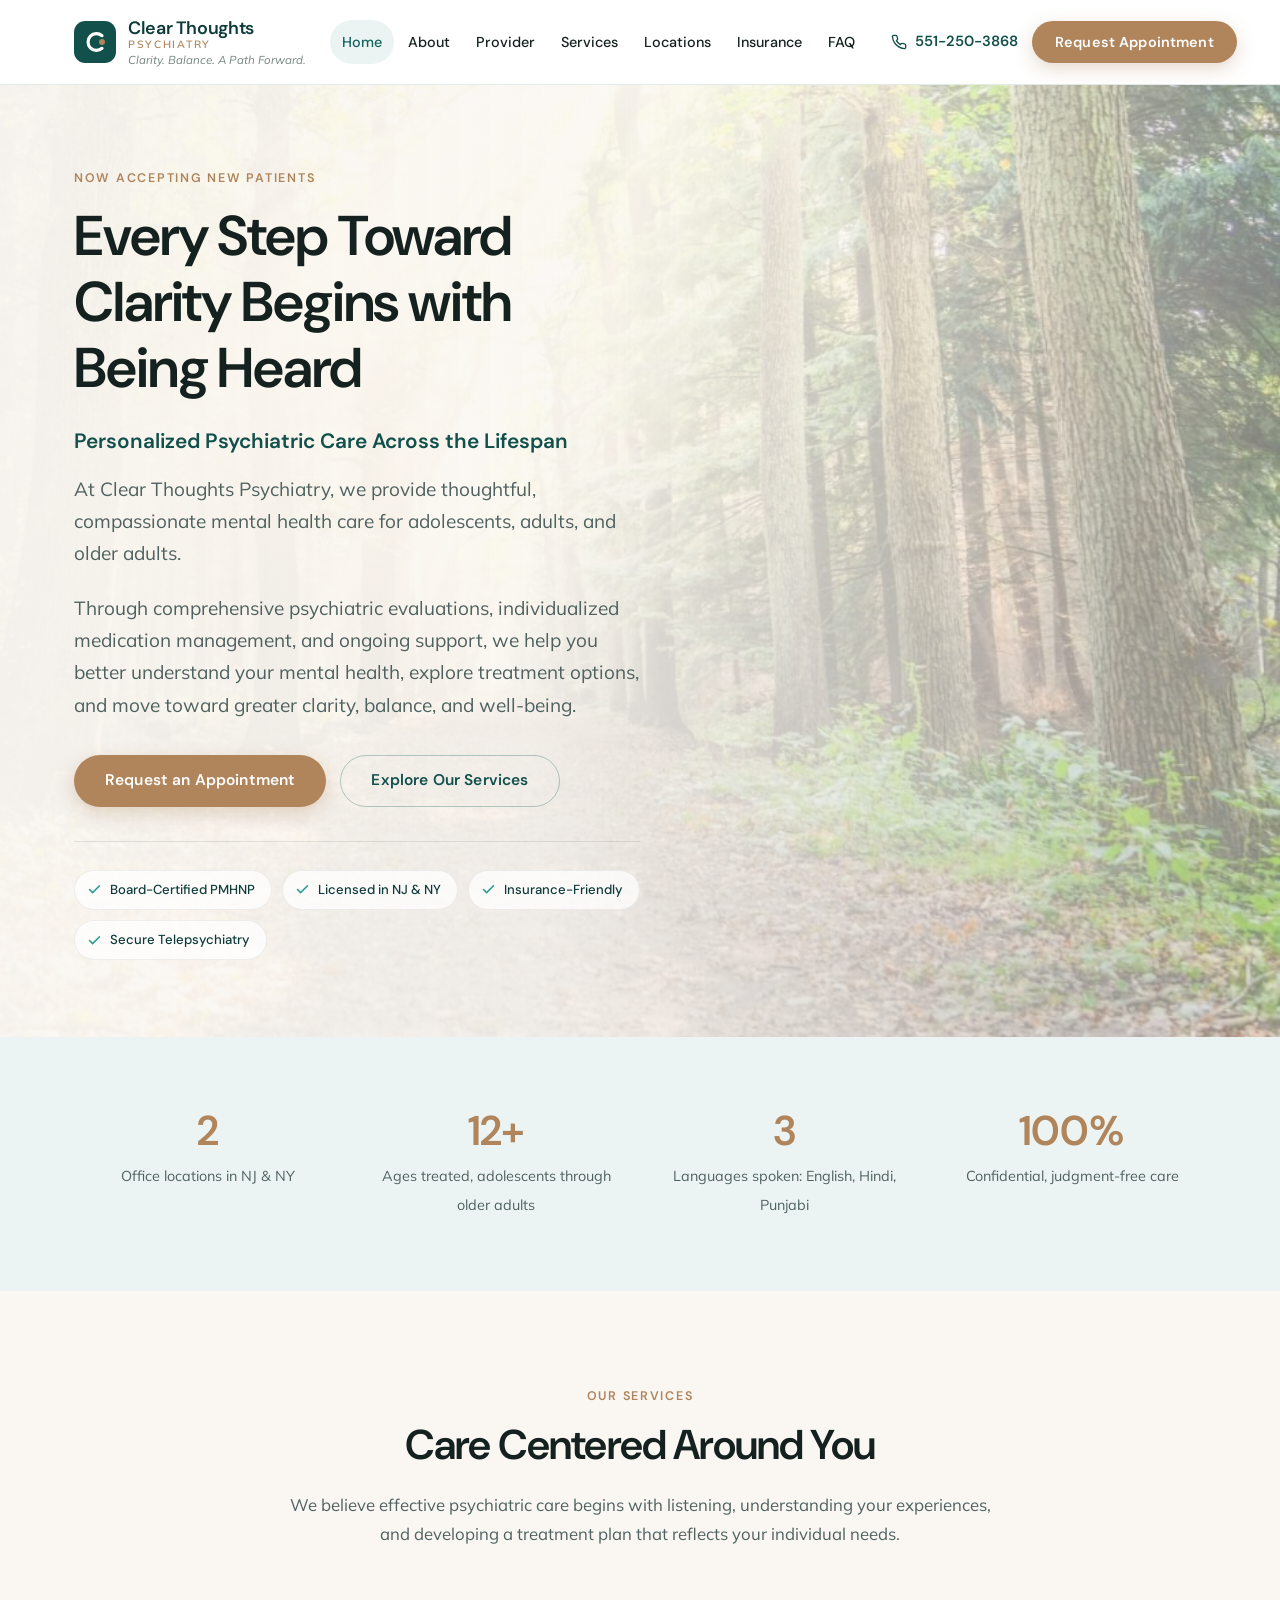
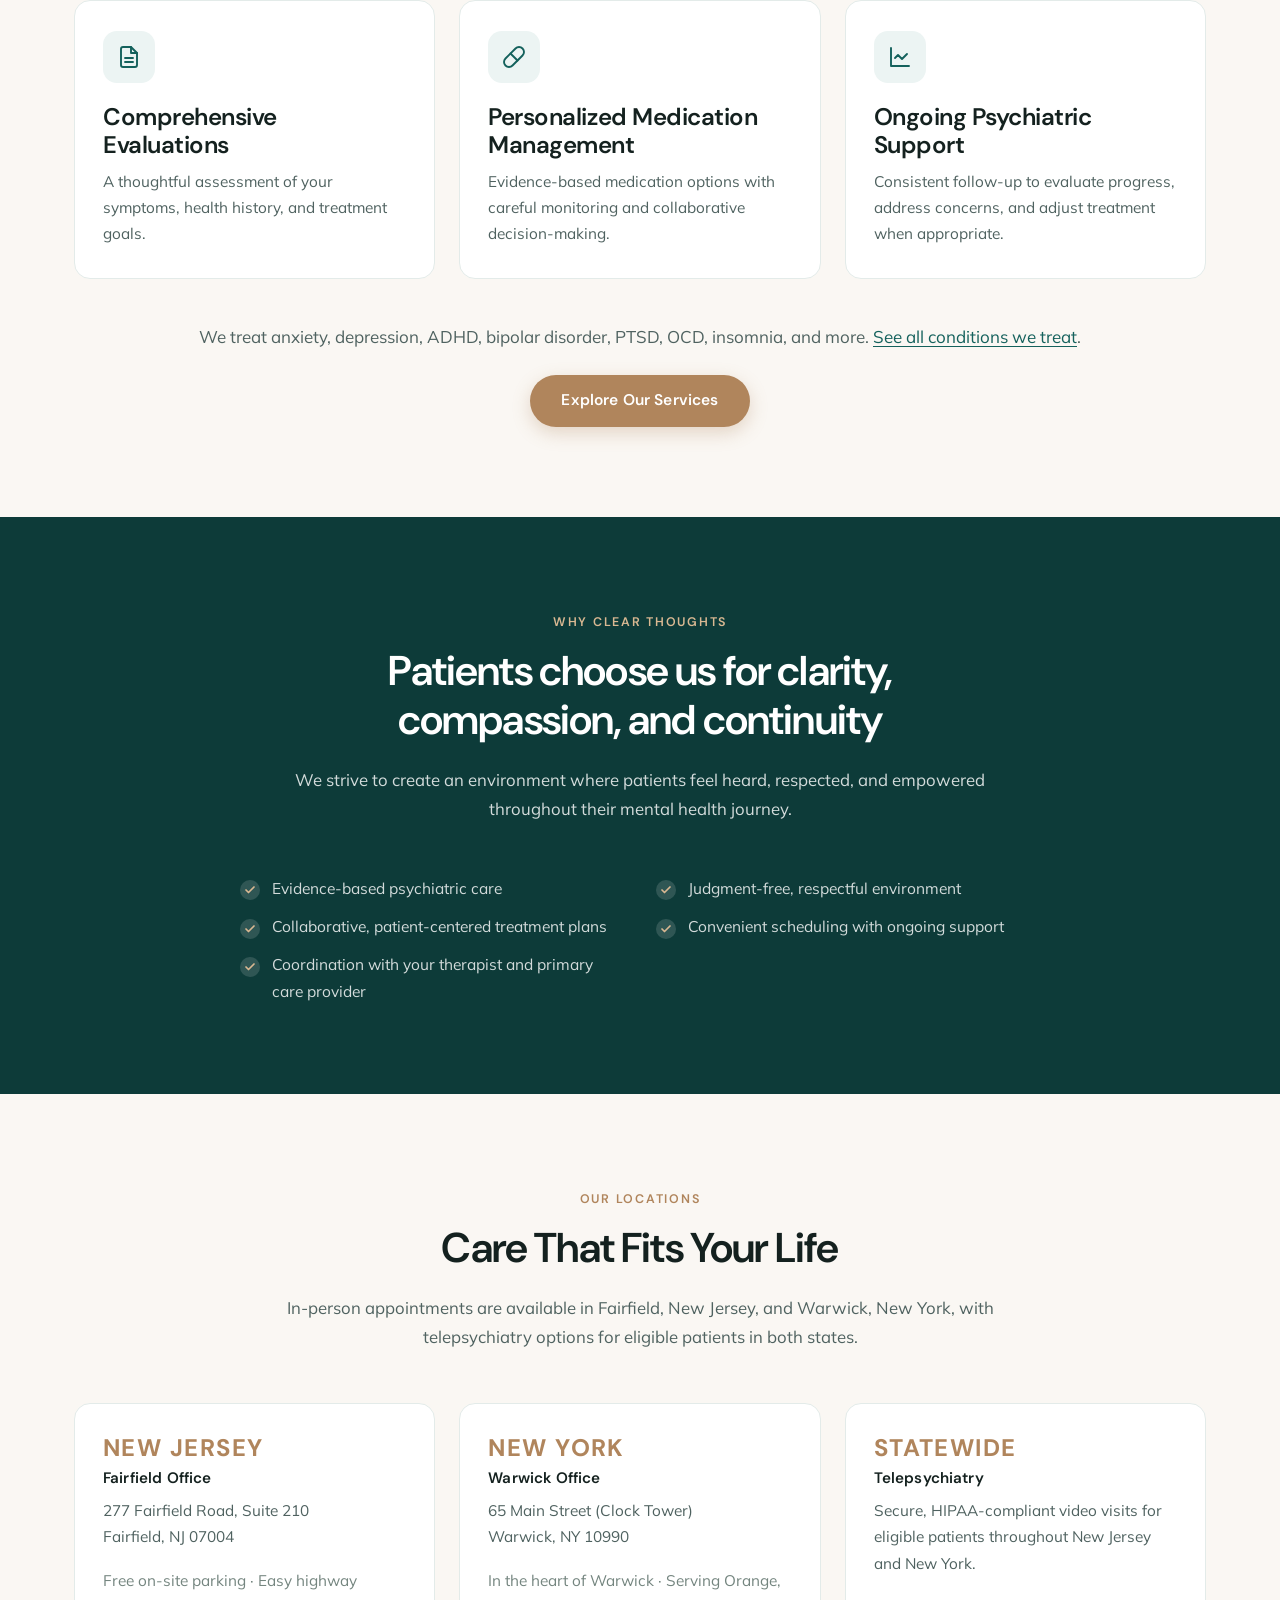
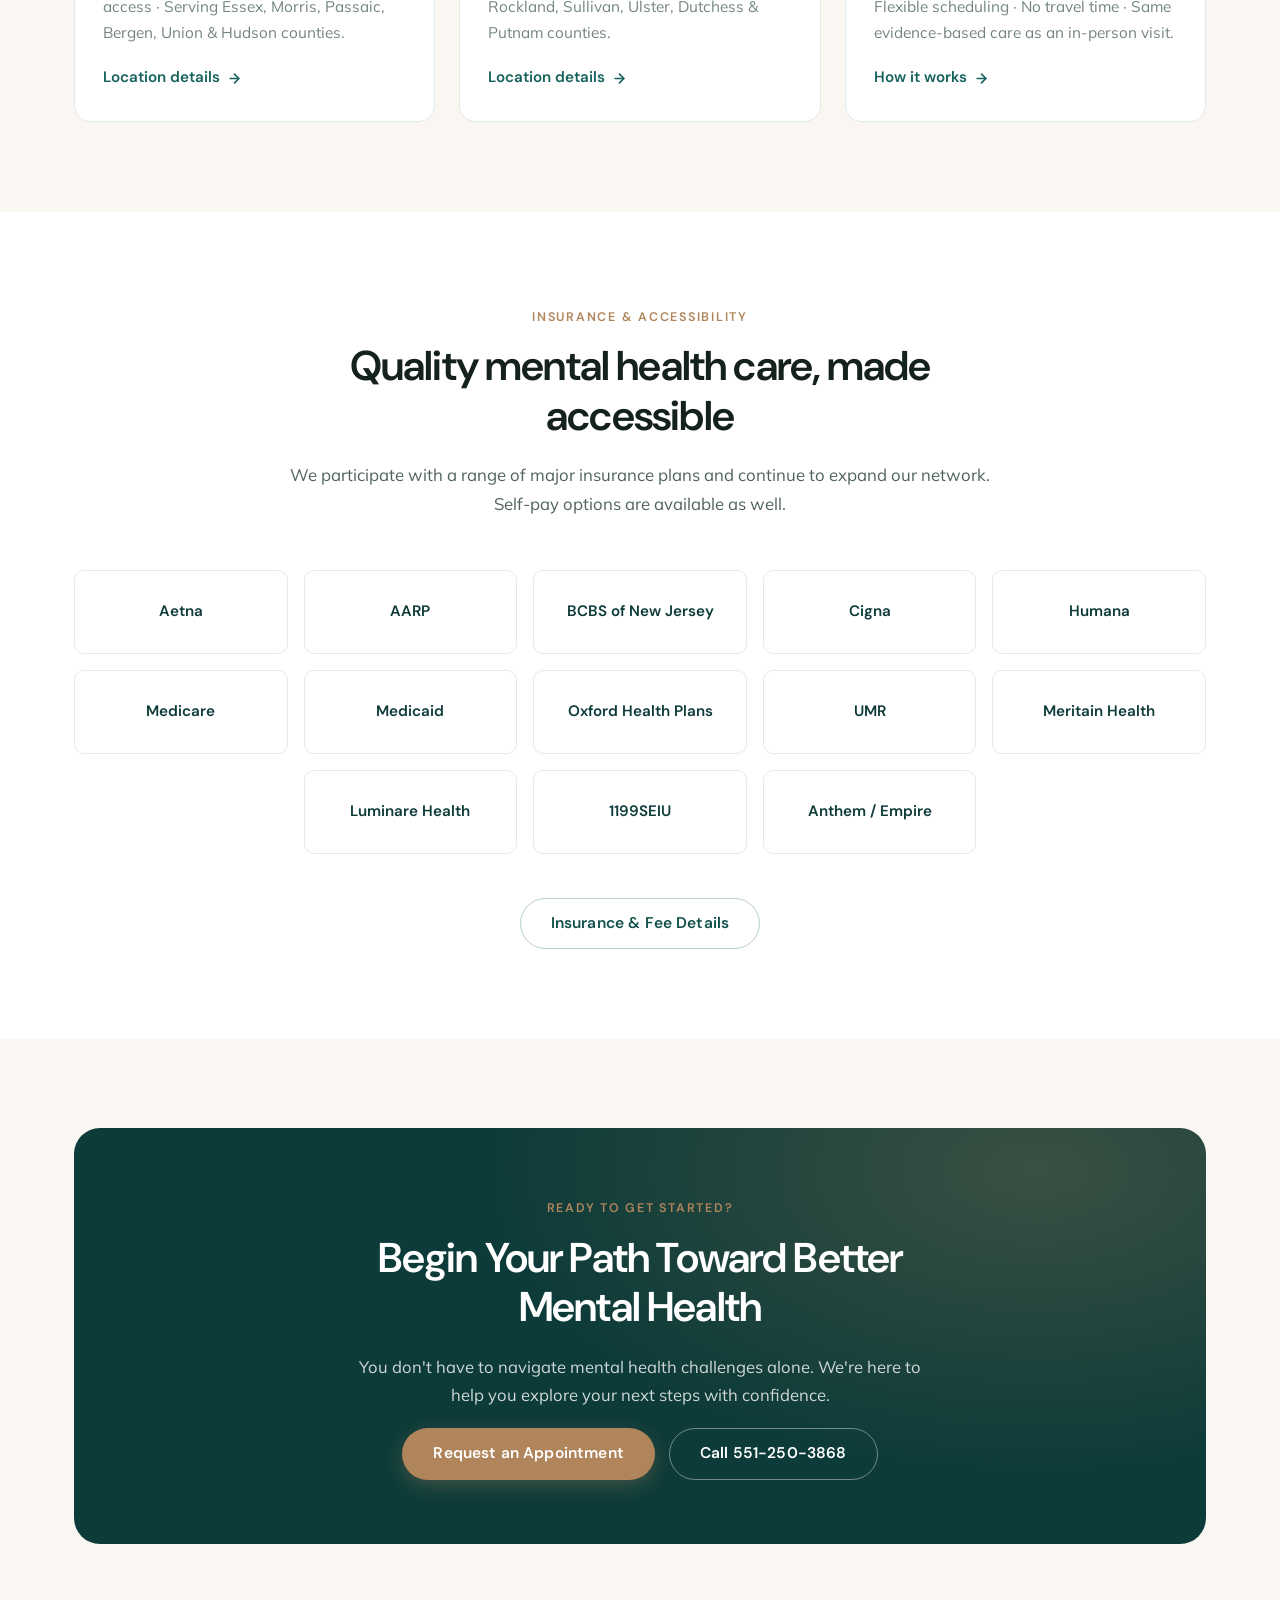
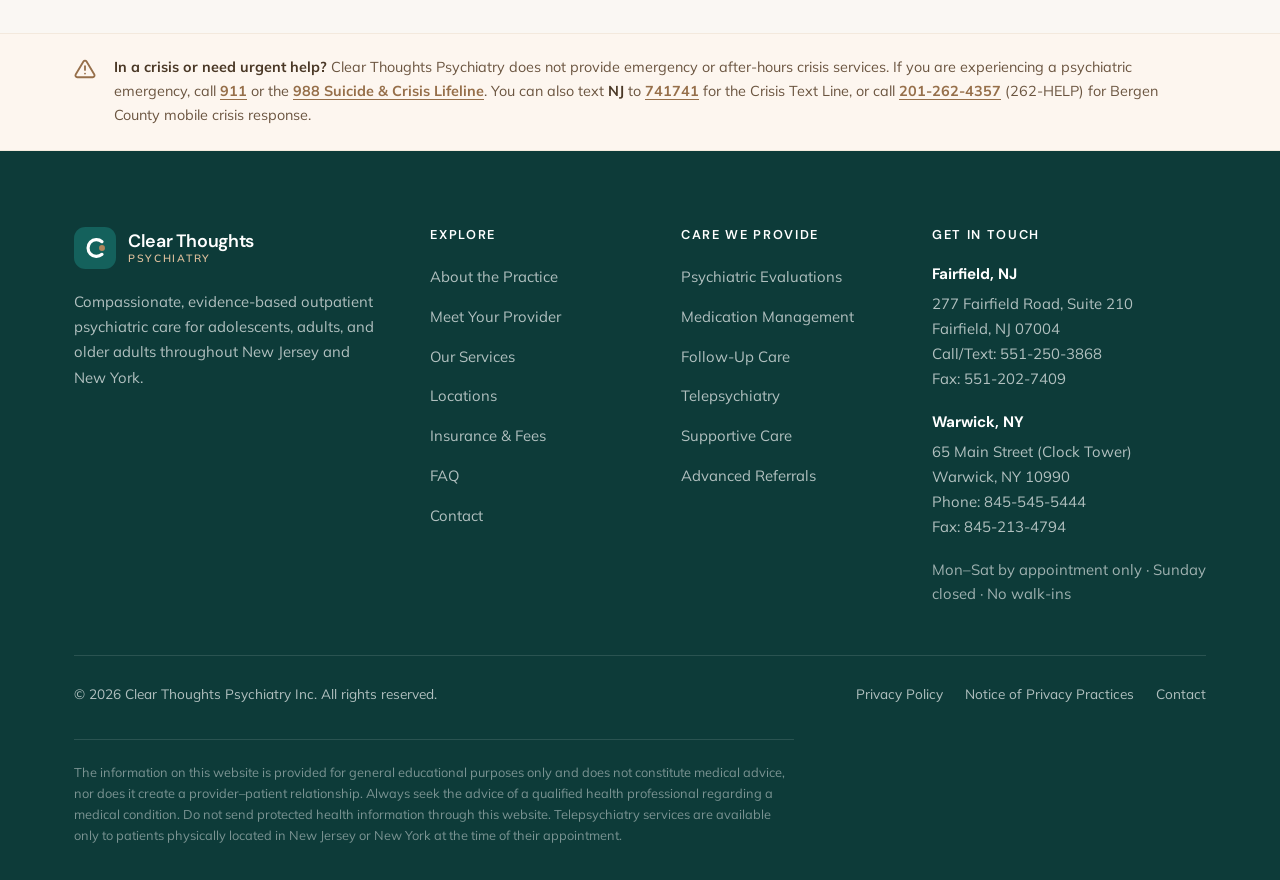
<file: index.html>
<!DOCTYPE html>
<html lang="en">
<head>
<meta charset="utf-8">
<meta name="viewport" content="width=device-width, initial-scale=1">
<title>Clear Thoughts Psychiatry Inc. | Psychiatric Care in New Jersey &amp; New York</title>
<meta name="description" content="Compassionate, evidence-based outpatient psychiatric care for adolescents, adults, and older adults in New Jersey and New York. In-person visits in Fairfield, NJ and Warwick, NY plus secure telepsychiatry. Now accepting new patients.">
<meta name="theme-color" content="#12504c">
<link rel="canonical" href="https://www.clearthoughtspsychiatry.com/">

<meta property="og:type" content="website">
<meta property="og:site_name" content="Clear Thoughts Psychiatry Inc.">
<meta property="og:title" content="Clear Thoughts Psychiatry Inc. | Psychiatric Care in NJ &amp; NY">
<meta property="og:description" content="Compassionate, evidence-based psychiatric evaluations, medication management, and telepsychiatry across New Jersey and New York.">
<meta property="og:url" content="https://www.clearthoughtspsychiatry.com/">
<meta name="twitter:card" content="summary_large_image">

<link rel="icon" href="images/favicon.svg" type="image/svg+xml">
<link rel="preconnect" href="https://fonts.googleapis.com">
<link rel="preconnect" href="https://fonts.gstatic.com" crossorigin>
<link href="https://fonts.googleapis.com/css2?family=DM+Sans:wght@400;500;600;700&family=Mulish:wght@400;500;600;700&display=swap" rel="stylesheet">
<link rel="stylesheet" href="css/styles.css">

<script type="application/ld+json">
{
  "@context": "https://schema.org",
  "@type": "MedicalBusiness",
  "name": "Clear Thoughts Psychiatry Inc.",
  "description": "Outpatient psychiatric care for adolescents, adults, and older adults in New Jersey and New York.",
  "url": "https://www.clearthoughtspsychiatry.com/",
  "medicalSpecialty": "Psychiatric",
  "priceRange": "$$",
  "location": [
    {
      "@type": "MedicalClinic",
      "name": "Clear Thoughts Psychiatry — Fairfield, NJ",
      "address": {
        "@type": "PostalAddress",
        "streetAddress": "277 Fairfield Road, Suite 210",
        "addressLocality": "Fairfield",
        "addressRegion": "NJ",
        "postalCode": "07004",
        "addressCountry": "US"
      },
      "telephone": "+1-551-250-3868",
      "faxNumber": "+1-551-202-7409"
    },
    {
      "@type": "MedicalClinic",
      "name": "Clear Thoughts Psychiatry — Warwick, NY",
      "address": {
        "@type": "PostalAddress",
        "streetAddress": "65 Main Street (Clock Tower)",
        "addressLocality": "Warwick",
        "addressRegion": "NY",
        "postalCode": "10990",
        "addressCountry": "US"
      },
      "telephone": "+1-845-545-5444",
      "faxNumber": "+1-845-213-4794"
    }
  ],
  "employee": {
    "@type": "Person",
    "name": "Rupinder Kaur",
    "honorificSuffix": "MSN, PMHNP-BC",
    "jobTitle": "Board-Certified Psychiatric Mental Health Nurse Practitioner",
    "knowsLanguage": ["English", "Hindi", "Punjabi"]
  },
  "areaServed": [
    { "@type": "State", "name": "New Jersey" },
    { "@type": "State", "name": "New York" }
  ]
}
</script>
</head>
<body>
<a class="skip-link" href="#main">Skip to main content</a>

<!-- ================= HEADER ================= -->
<header class="site-header">
  <div class="container header-inner">
    <a class="logo" href="index.html" aria-label="Clear Thoughts Psychiatry — home">
      <svg class="logo__mark" viewBox="0 0 48 48" aria-hidden="true">
        <rect width="48" height="48" rx="13" fill="#12504c"/>
        <path d="M32 16.8a9.6 9.6 0 1 0 0 14.4" fill="none" stroke="#fff" stroke-width="3.6" stroke-linecap="round"/>
        <circle cx="32" cy="24" r="3.4" fill="#b0855c"/>
      </svg>
      <span class="logo__text">
        <span class="logo__name">Clear Thoughts</span>
        <span class="logo__tag">Psychiatry</span>
        <span class="logo__slogan">Clarity. Balance. A Path Forward.</span>
      </span>
    </a>

    <nav class="nav" id="primary-nav" aria-label="Primary">
      <a href="index.html" aria-current="page">Home</a>
      <a href="about.html">About</a>
      <a href="provider.html">Provider</a>
      <a href="services.html">Services</a>
      <a href="locations.html">Locations</a>
      <a href="insurance.html">Insurance</a>
      <a href="faq.html">FAQ</a>
      <a class="btn btn--primary btn--sm nav-mobile-cta" href="contact.html">Request Appointment</a>
    </nav>

    <div class="header-cta">
      <a class="header-phone" href="tel:+15512503868">
        <svg width="16" height="16" viewBox="0 0 24 24" fill="none" stroke="currentColor" stroke-width="2" stroke-linecap="round" stroke-linejoin="round" aria-hidden="true"><path d="M22 16.92v3a2 2 0 0 1-2.18 2 19.79 19.79 0 0 1-8.63-3.07 19.5 19.5 0 0 1-6-6 19.79 19.79 0 0 1-3.07-8.67A2 2 0 0 1 4.11 2h3a2 2 0 0 1 2 1.72c.13.96.36 1.9.7 2.81a2 2 0 0 1-.45 2.11L8.09 9.91a16 16 0 0 0 6 6l1.27-1.27a2 2 0 0 1 2.11-.45c.9.34 1.85.57 2.81.7A2 2 0 0 1 22 16.92z"/></svg>
        551-250-3868
      </a>
      <a class="btn btn--primary btn--sm" href="contact.html">Request Appointment</a>
      <button class="nav-toggle" type="button" aria-label="Open menu" aria-expanded="false" aria-controls="primary-nav">
        <span></span>
      </button>
    </div>
  </div>
</header>

<main id="main">

<!-- ================= HERO ================= -->
<section class="hero hero--photo">
  <div class="container hero__grid">
    <div>
      <span class="eyebrow">Now Accepting New Patients</span>
      <h1>Every Step Toward Clarity Begins with Being Heard</h1>
      <p class="hero__sub">Personalized Psychiatric Care Across the Lifespan</p>
      <p class="hero__lede">
        At Clear Thoughts Psychiatry, we provide thoughtful, compassionate mental health
        care for adolescents, adults, and older adults.
      </p>
      <p class="hero__lede">
        Through comprehensive psychiatric evaluations, individualized medication
        management, and ongoing support, we help you better understand your mental
        health, explore treatment options, and move toward greater clarity, balance,
        and well-being.
      </p>

      <div class="btn-row">
        <a class="btn btn--primary" href="contact.html">Request an Appointment</a>
        <a class="btn btn--ghost" href="services.html">Explore Our Services</a>
      </div>

      <div class="hero__badges">
        <span class="hero__badge">
          <svg width="15" height="15" viewBox="0 0 24 24" fill="none" stroke="currentColor" stroke-width="2.5" stroke-linecap="round" stroke-linejoin="round" aria-hidden="true"><polyline points="20 6 9 17 4 12"/></svg>
          Board-Certified PMHNP
        </span>
        <span class="hero__badge">
          <svg width="15" height="15" viewBox="0 0 24 24" fill="none" stroke="currentColor" stroke-width="2.5" stroke-linecap="round" stroke-linejoin="round" aria-hidden="true"><polyline points="20 6 9 17 4 12"/></svg>
          Licensed in NJ &amp; NY
        </span>
        <span class="hero__badge">
          <svg width="15" height="15" viewBox="0 0 24 24" fill="none" stroke="currentColor" stroke-width="2.5" stroke-linecap="round" stroke-linejoin="round" aria-hidden="true"><polyline points="20 6 9 17 4 12"/></svg>
          Insurance-Friendly
        </span>
        <span class="hero__badge">
          <svg width="15" height="15" viewBox="0 0 24 24" fill="none" stroke="currentColor" stroke-width="2.5" stroke-linecap="round" stroke-linejoin="round" aria-hidden="true"><polyline points="20 6 9 17 4 12"/></svg>
          Secure Telepsychiatry
        </span>
      </div>
    </div>
  </div>
</section>

<!-- ================= QUICK STATS ================= -->
<section class="section--tight section--mint">
  <div class="container">
    <div class="stats">
      <div class="stat">
        <span class="stat__num">2</span>
        <span class="stat__label">Office locations in NJ &amp; NY</span>
      </div>
      <div class="stat">
        <span class="stat__num">12+</span>
        <span class="stat__label">Ages treated, adolescents through older adults</span>
      </div>
      <div class="stat">
        <span class="stat__num">3</span>
        <span class="stat__label">Languages spoken: English, Hindi, Punjabi</span>
      </div>
      <div class="stat">
        <span class="stat__num">100%</span>
        <span class="stat__label">Confidential, judgment-free care</span>
      </div>
    </div>
  </div>
</section>

<!-- ================= CARE CENTERED AROUND YOU ================= -->
<section class="section section--cream">
  <div class="container">
    <div class="sec-head sec-head--center" data-reveal>
      <span class="eyebrow">Our Services</span>
      <h2>Care Centered Around You</h2>
      <p>
        We believe effective psychiatric care begins with listening, understanding your
        experiences, and developing a treatment plan that reflects your individual needs.
      </p>
    </div>

    <div class="grid grid-3">
      <article class="card" data-reveal>
        <div class="card__icon">
          <svg width="24" height="24" viewBox="0 0 24 24" fill="none" stroke="currentColor" stroke-width="1.9" stroke-linecap="round" stroke-linejoin="round" aria-hidden="true"><path d="M14 2H6a2 2 0 0 0-2 2v16a2 2 0 0 0 2 2h12a2 2 0 0 0 2-2V8z"/><polyline points="14 2 14 8 20 8"/><line x1="16" y1="13" x2="8" y2="13"/><line x1="16" y1="17" x2="8" y2="17"/></svg>
        </div>
        <h3>Comprehensive Evaluations</h3>
        <p>
          A thoughtful assessment of your symptoms, health history, and treatment goals.
        </p>
      </article>

      <article class="card" data-reveal data-reveal-delay="80">
        <div class="card__icon">
          <svg width="24" height="24" viewBox="0 0 24 24" fill="none" stroke="currentColor" stroke-width="1.9" stroke-linecap="round" stroke-linejoin="round" aria-hidden="true"><path d="m10.5 20.5 10-10a4.95 4.95 0 1 0-7-7l-10 10a4.95 4.95 0 1 0 7 7Z"/><path d="m8.5 8.5 7 7"/></svg>
        </div>
        <h3>Personalized Medication Management</h3>
        <p>
          Evidence-based medication options with careful monitoring and collaborative
          decision-making.
        </p>
      </article>

      <article class="card" data-reveal data-reveal-delay="160">
        <div class="card__icon">
          <svg width="24" height="24" viewBox="0 0 24 24" fill="none" stroke="currentColor" stroke-width="1.9" stroke-linecap="round" stroke-linejoin="round" aria-hidden="true"><path d="M3 3v18h18"/><path d="m19 9-5 5-4-4-3 3"/></svg>
        </div>
        <h3>Ongoing Psychiatric Support</h3>
        <p>
          Consistent follow-up to evaluate progress, address concerns, and adjust
          treatment when appropriate.
        </p>
      </article>
    </div>

    <p class="text-center mt-5" data-reveal>
      We treat anxiety, depression, ADHD, bipolar disorder, PTSD, OCD, insomnia, and more.
      <a href="services.html#conditions">See all conditions we treat</a>.
    </p>

    <div class="btn-row btn-row--center mt-3" data-reveal>
      <a class="btn btn--primary" href="services.html">Explore Our Services</a>
    </div>
  </div>
</section>

<!-- ================= WHY CHOOSE ================= -->
<section class="section section--ink">
  <div class="container">
    <div class="sec-head sec-head--center" data-reveal>
      <span class="eyebrow">Why Clear Thoughts</span>
      <h2>Patients choose us for clarity, compassion, and continuity</h2>
      <p>
        We strive to create an environment where patients feel heard, respected, and
        empowered throughout their mental health journey.
      </p>
    </div>

    <ul class="check-list check-list--2 check-list--center" data-reveal>
      <li>Evidence-based psychiatric care</li>
      <li>Judgment-free, respectful environment</li>
      <li>Collaborative, patient-centered treatment plans</li>
      <li>Convenient scheduling with ongoing support</li>
      <li>Coordination with your therapist and primary care provider</li>
    </ul>
  </div>
</section>

<!-- ================= LOCATIONS ================= -->
<section class="section section--cream">
  <div class="container">
    <div class="sec-head sec-head--center" data-reveal>
      <span class="eyebrow">Our Locations</span>
      <h2>Care That Fits Your Life</h2>
      <p>
        In-person appointments are available in Fairfield, New Jersey, and Warwick, New
        York, with telepsychiatry options for eligible patients in both states.
      </p>
    </div>

    <div class="grid grid-3">
      <article class="card" data-reveal>
        <span class="loc-card__state">New Jersey</span>
        <h3>Fairfield Office</h3>
        <p>
          277 Fairfield Road, Suite 210<br>
          Fairfield, NJ 07004
        </p>
        <p class="small">
          Free on-site parking · Easy highway access · Serving Essex, Morris, Passaic,
          Bergen, Union &amp; Hudson counties.
        </p>
        <p class="mt-2">
          <a class="link-arrow" href="locations.html#fairfield">
            Location details
            <svg width="15" height="15" viewBox="0 0 24 24" fill="none" stroke="currentColor" stroke-width="2.5" stroke-linecap="round" stroke-linejoin="round" aria-hidden="true"><line x1="5" y1="12" x2="19" y2="12"/><polyline points="12 5 19 12 12 19"/></svg>
          </a>
        </p>
      </article>

      <article class="card" data-reveal data-reveal-delay="80">
        <span class="loc-card__state">New York</span>
        <h3>Warwick Office</h3>
        <p>
          65 Main Street (Clock Tower)<br>
          Warwick, NY 10990
        </p>
        <p class="small">
          In the heart of Warwick · Serving Orange, Rockland, Sullivan, Ulster, Dutchess
          &amp; Putnam counties.
        </p>
        <p class="mt-2">
          <a class="link-arrow" href="locations.html#warwick">
            Location details
            <svg width="15" height="15" viewBox="0 0 24 24" fill="none" stroke="currentColor" stroke-width="2.5" stroke-linecap="round" stroke-linejoin="round" aria-hidden="true"><line x1="5" y1="12" x2="19" y2="12"/><polyline points="12 5 19 12 12 19"/></svg>
          </a>
        </p>
      </article>

      <article class="card" data-reveal data-reveal-delay="160">
        <span class="loc-card__state">Statewide</span>
        <h3>Telepsychiatry</h3>
        <p>
          Secure, HIPAA-compliant video visits for eligible patients throughout New
          Jersey and New York.
        </p>
        <p class="small">
          Flexible scheduling · No travel time · Same evidence-based care as an
          in-person visit.
        </p>
        <p class="mt-2">
          <a class="link-arrow" href="locations.html#telepsychiatry">
            How it works
            <svg width="15" height="15" viewBox="0 0 24 24" fill="none" stroke="currentColor" stroke-width="2.5" stroke-linecap="round" stroke-linejoin="round" aria-hidden="true"><line x1="5" y1="12" x2="19" y2="12"/><polyline points="12 5 19 12 12 19"/></svg>
          </a>
        </p>
      </article>
    </div>
  </div>
</section>

<!-- ================= INSURANCE ================= -->
<section class="section">
  <div class="container">
    <div class="sec-head sec-head--center" data-reveal>
      <span class="eyebrow">Insurance &amp; Accessibility</span>
      <h2>Quality mental health care, made accessible</h2>
      <p>
        We participate with a range of major insurance plans and continue to expand our
        network. Self-pay options are available as well.
      </p>
    </div>

    <div class="plan-grid" data-reveal>
      <span class="plan">Aetna</span>
      <span class="plan">AARP</span>
      <span class="plan">BCBS of New Jersey</span>
      <span class="plan">Cigna</span>
      <span class="plan">Humana</span>
      <span class="plan">Medicare</span>
      <span class="plan">Medicaid</span>
      <span class="plan">Oxford Health Plans</span>
      <span class="plan">UMR</span>
      <span class="plan">Meritain Health</span>
      <span class="plan">Luminare Health</span>
      <span class="plan">1199SEIU</span>
      <span class="plan">Anthem / Empire</span>
    </div>

    <div class="btn-row btn-row--center mt-5" data-reveal>
      <a class="btn btn--ghost" href="insurance.html">Insurance &amp; Fee Details</a>
    </div>
  </div>
</section>

<!-- ================= CTA ================= -->
<section class="section section--cream">
  <div class="container">
    <div class="cta-band" data-reveal>
      <span class="eyebrow">Ready to Get Started?</span>
      <h2>Begin Your Path Toward Better Mental Health</h2>
      <p>
        You don't have to navigate mental health challenges alone. We're here to help
        you explore your next steps with confidence.
      </p>
      <div class="btn-row btn-row--center">
        <a class="btn btn--primary" href="contact.html">Request an Appointment</a>
        <a class="btn btn--outline-light" href="tel:+15512503868">Call 551-250-3868</a>
      </div>
    </div>
  </div>
</section>

</main>

<!-- ================= CRISIS ================= -->
<section class="crisis">
  <div class="container crisis__inner">
    <svg width="22" height="22" viewBox="0 0 24 24" fill="none" stroke="currentColor" stroke-width="2" stroke-linecap="round" stroke-linejoin="round" aria-hidden="true"><path d="M10.29 3.86 1.82 18a2 2 0 0 0 1.71 3h16.94a2 2 0 0 0 1.71-3L13.71 3.86a2 2 0 0 0-3.42 0z"/><line x1="12" y1="9" x2="12" y2="13"/><line x1="12" y1="17" x2="12.01" y2="17"/></svg>
    <p>
      <strong>In a crisis or need urgent help?</strong>
      Clear Thoughts Psychiatry does not provide emergency or after-hours crisis services.
      If you are experiencing a psychiatric emergency, call <a href="tel:911">911</a> or the
      <a href="tel:988">988 Suicide &amp; Crisis Lifeline</a>. You can also text
      <strong>NJ</strong> to <a href="sms:741741">741741</a> for the Crisis Text Line, or call
      <a href="tel:+12012624357">201-262-4357</a> (262-HELP) for Bergen County mobile crisis response.
    </p>
  </div>
</section>

<!-- ================= FOOTER ================= -->
<footer class="site-footer">
  <div class="container">
    <div class="footer-grid">
      <div>
        <a class="logo" href="index.html" aria-label="Clear Thoughts Psychiatry — home">
          <svg class="logo__mark" viewBox="0 0 48 48" aria-hidden="true">
            <rect width="48" height="48" rx="13" fill="#14615c"/>
            <path d="M32 16.8a9.6 9.6 0 1 0 0 14.4" fill="none" stroke="#fff" stroke-width="3.6" stroke-linecap="round"/>
            <circle cx="32" cy="24" r="3.4" fill="#b0855c"/>
          </svg>
          <span class="logo__text">
            <span class="logo__name">Clear Thoughts</span>
            <span class="logo__tag">Psychiatry</span>
          </span>
        </a>
        <p class="footer-about">
          Compassionate, evidence-based outpatient psychiatric care for adolescents,
          adults, and older adults throughout New Jersey and New York.
        </p>
      </div>

      <div class="footer-col">
        <h4>Explore</h4>
        <ul>
          <li><a href="about.html">About the Practice</a></li>
          <li><a href="provider.html">Meet Your Provider</a></li>
          <li><a href="services.html">Our Services</a></li>
          <li><a href="locations.html">Locations</a></li>
          <li><a href="insurance.html">Insurance &amp; Fees</a></li>
          <li><a href="faq.html">FAQ</a></li>
          <li><a href="contact.html">Contact</a></li>
        </ul>
      </div>

      <div class="footer-col">
        <h4>Care We Provide</h4>
        <ul>
          <li><a href="services.html#evaluations">Psychiatric Evaluations</a></li>
          <li><a href="services.html#medication">Medication Management</a></li>
          <li><a href="services.html#follow-up">Follow-Up Care</a></li>
          <li><a href="services.html#telepsychiatry">Telepsychiatry</a></li>
          <li><a href="services.html#supportive">Supportive Care</a></li>
          <li><a href="services.html#referrals">Advanced Referrals</a></li>
        </ul>
      </div>

      <div class="footer-col">
        <h4>Get in Touch</h4>
        <address class="footer-addr">
          <strong>Fairfield, NJ</strong>
          277 Fairfield Road, Suite 210<br>
          Fairfield, NJ 07004<br>
          Call/Text: <a href="tel:+15512503868">551-250-3868</a><br>
          Fax: 551-202-7409
        </address>
        <address class="footer-addr">
          <strong>Warwick, NY</strong>
          65 Main Street (Clock Tower)<br>
          Warwick, NY 10990<br>
          Phone: <a href="tel:+18455455444">845-545-5444</a><br>
          Fax: 845-213-4794
        </address>
        <p class="small" style="color:rgba(255,255,255,.6)">
          Mon–Sat by appointment only · Sunday closed · No walk-ins
        </p>
      </div>
    </div>

    <div class="footer-bottom">
      <span>&copy; <span data-year>2026</span> Clear Thoughts Psychiatry Inc. All rights reserved.</span>
      <span class="footer-legal">
        <a href="privacy.html">Privacy Policy</a>
        <a href="privacy.html#hipaa">Notice of Privacy Practices</a>
        <a href="contact.html">Contact</a>
      </span>
    </div>

    <p class="footer-disclaimer">
      The information on this website is provided for general educational purposes only and
      does not constitute medical advice, nor does it create a provider–patient relationship.
      Always seek the advice of a qualified health professional regarding a medical condition.
      Do not send protected health information through this website. Telepsychiatry services
      are available only to patients physically located in New Jersey or New York at the time
      of their appointment.
    </p>
  </div>
</footer>

<script src="js/main.js" defer></script>
</body>
</html>
</file>
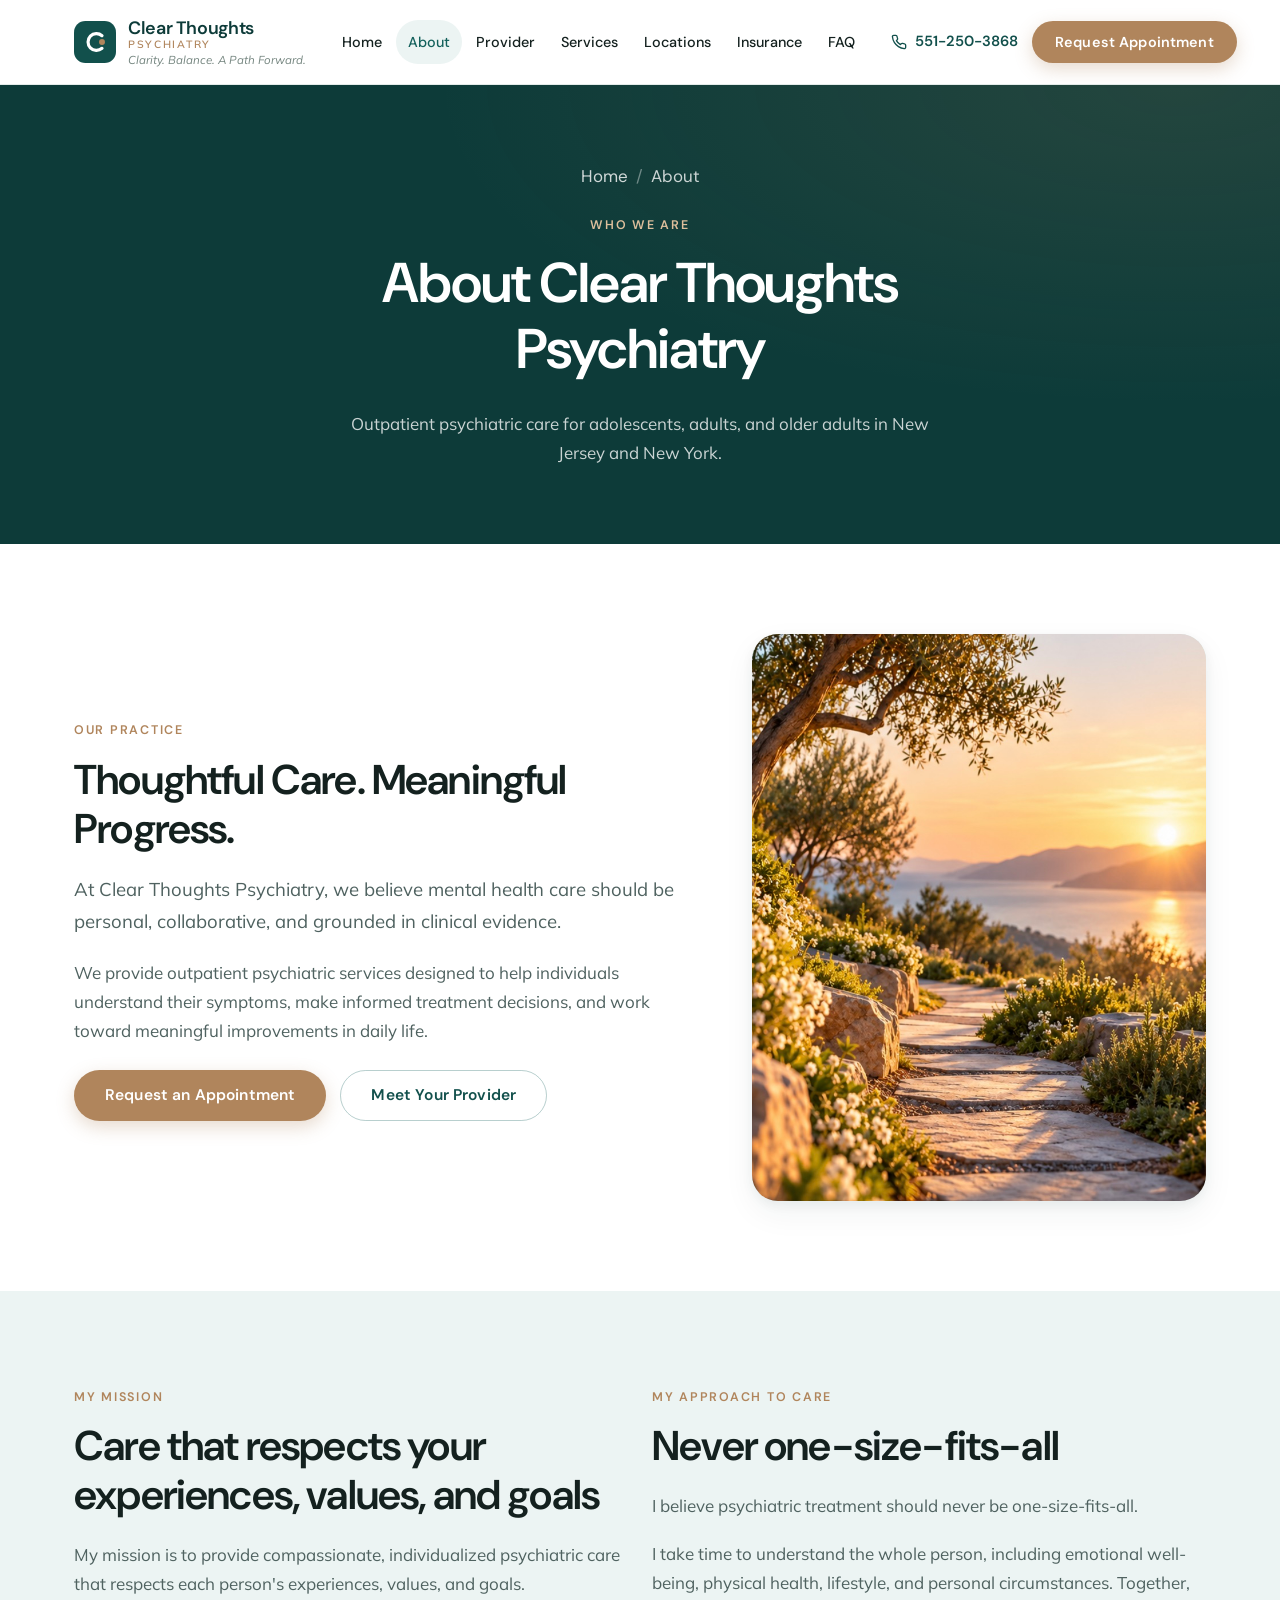
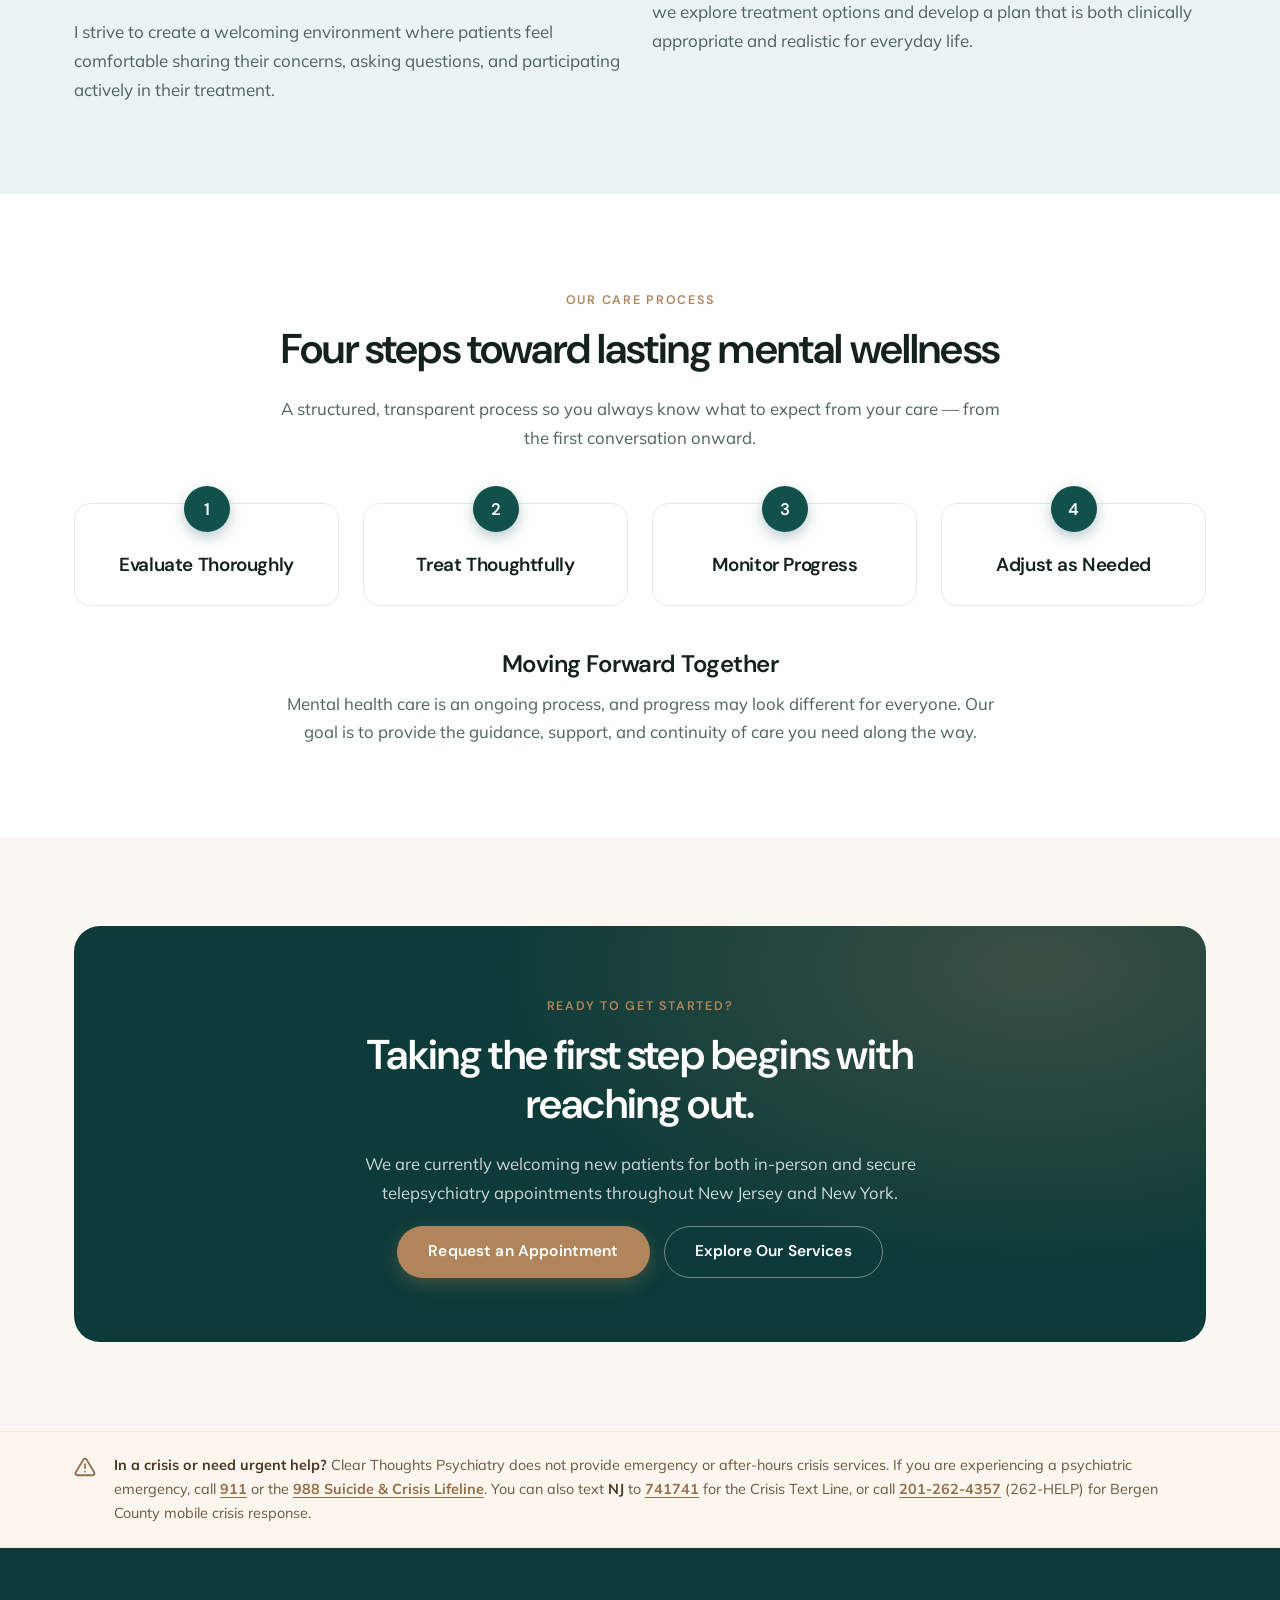
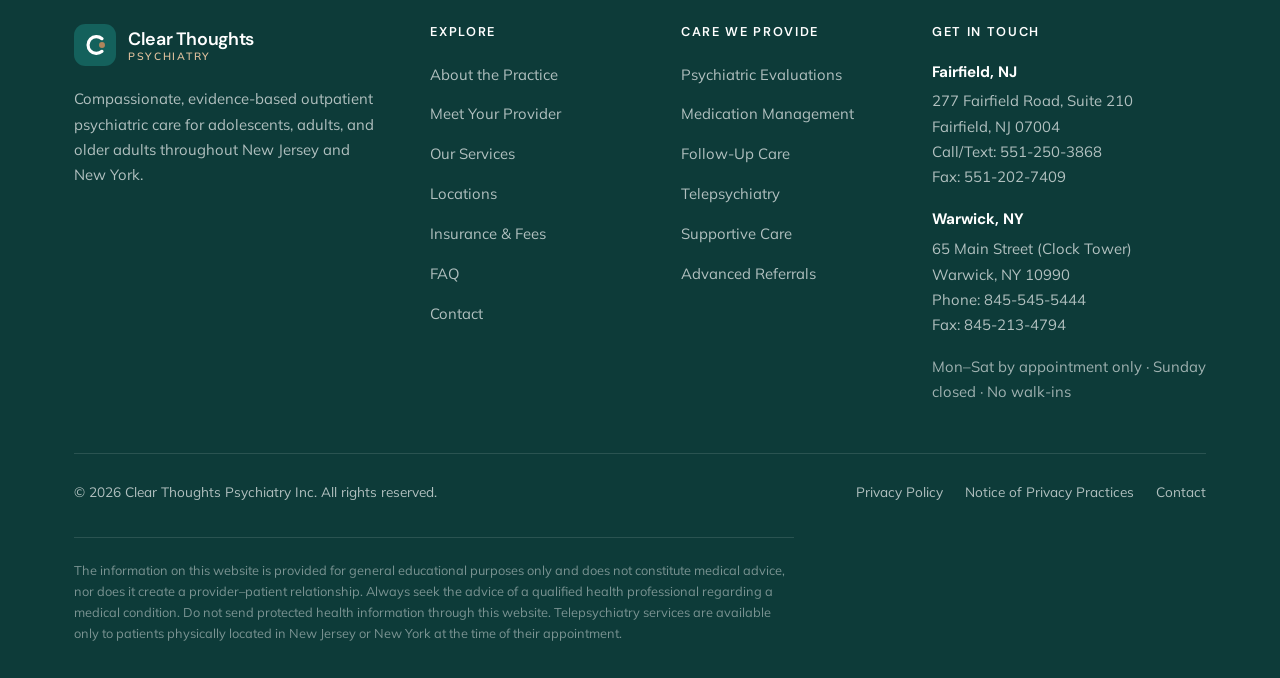
<file: about.html>
<!DOCTYPE html>
<html lang="en">
<head>
<meta charset="utf-8">
<meta name="viewport" content="width=device-width, initial-scale=1">
<title>About Our Practice | Clear Thoughts Psychiatry Inc.</title>
<meta name="description" content="Learn about Clear Thoughts Psychiatry Inc. — our mission, approach, and four-step care process delivering compassionate, evidence-based psychiatric care across New Jersey and New York.">
<meta name="theme-color" content="#12504c">
<link rel="canonical" href="https://www.clearthoughtspsychiatry.com/about.html">
<meta property="og:type" content="website">
<meta property="og:site_name" content="Clear Thoughts Psychiatry Inc.">
<meta property="og:title" content="About Our Practice | Clear Thoughts Psychiatry Inc.">
<meta property="og:description" content="Thoughtful care. Meaningful progress. Personal, collaborative psychiatric care grounded in clinical evidence.">
<link rel="icon" href="images/favicon.svg" type="image/svg+xml">
<link rel="preconnect" href="https://fonts.googleapis.com">
<link rel="preconnect" href="https://fonts.gstatic.com" crossorigin>
<link href="https://fonts.googleapis.com/css2?family=DM+Sans:wght@400;500;600;700&family=Mulish:wght@400;500;600;700&display=swap" rel="stylesheet">
<link rel="stylesheet" href="css/styles.css">
</head>
<body>
<a class="skip-link" href="#main">Skip to main content</a>

<header class="site-header">
  <div class="container header-inner">
    <a class="logo" href="index.html" aria-label="Clear Thoughts Psychiatry — home">
      <svg class="logo__mark" viewBox="0 0 48 48" aria-hidden="true">
        <rect width="48" height="48" rx="13" fill="#12504c"/>
        <path d="M32 16.8a9.6 9.6 0 1 0 0 14.4" fill="none" stroke="#fff" stroke-width="3.6" stroke-linecap="round"/>
        <circle cx="32" cy="24" r="3.4" fill="#b0855c"/>
      </svg>
      <span class="logo__text">
        <span class="logo__name">Clear Thoughts</span>
        <span class="logo__tag">Psychiatry</span>
        <span class="logo__slogan">Clarity. Balance. A Path Forward.</span>
      </span>
    </a>
    <nav class="nav" id="primary-nav" aria-label="Primary">
      <a href="index.html">Home</a>
      <a href="about.html" aria-current="page">About</a>
      <a href="provider.html">Provider</a>
      <a href="services.html">Services</a>
      <a href="locations.html">Locations</a>
      <a href="insurance.html">Insurance</a>
      <a href="faq.html">FAQ</a>
      <a class="btn btn--primary btn--sm nav-mobile-cta" href="contact.html">Request Appointment</a>
    </nav>
    <div class="header-cta">
      <a class="header-phone" href="tel:+15512503868">
        <svg width="16" height="16" viewBox="0 0 24 24" fill="none" stroke="currentColor" stroke-width="2" stroke-linecap="round" stroke-linejoin="round" aria-hidden="true"><path d="M22 16.92v3a2 2 0 0 1-2.18 2 19.79 19.79 0 0 1-8.63-3.07 19.5 19.5 0 0 1-6-6 19.79 19.79 0 0 1-3.07-8.67A2 2 0 0 1 4.11 2h3a2 2 0 0 1 2 1.72c.13.96.36 1.9.7 2.81a2 2 0 0 1-.45 2.11L8.09 9.91a16 16 0 0 0 6 6l1.27-1.27a2 2 0 0 1 2.11-.45c.9.34 1.85.57 2.81.7A2 2 0 0 1 22 16.92z"/></svg>
        551-250-3868
      </a>
      <a class="btn btn--primary btn--sm" href="contact.html">Request Appointment</a>
      <button class="nav-toggle" type="button" aria-label="Open menu" aria-expanded="false" aria-controls="primary-nav"><span></span></button>
    </div>
  </div>
</header>

<main id="main">

<section class="page-hero">
  <div class="container">
    <p class="crumbs"><a href="index.html">Home</a><span>/</span>About</p>
    <span class="eyebrow">Who We Are</span>
    <h1>About Clear Thoughts Psychiatry</h1>
    <p>
      Outpatient psychiatric care for adolescents, adults, and older adults in New Jersey
      and New York.
    </p>
  </div>
</section>

<!-- INTRO -->
<section class="section">
  <div class="container split split--wide-left">
    <div data-reveal>
      <span class="eyebrow">Our Practice</span>
      <h2>Thoughtful Care. Meaningful Progress.</h2>
      <p class="lede">
        At Clear Thoughts Psychiatry, we believe mental health care should be personal,
        collaborative, and grounded in clinical evidence.
      </p>
      <p>
        We provide outpatient psychiatric services designed to help individuals
        understand their symptoms, make informed treatment decisions, and work toward
        meaningful improvements in daily life.
      </p>
      <div class="btn-row mt-3">
        <a class="btn btn--primary" href="contact.html">Request an Appointment</a>
        <a class="btn btn--ghost" href="provider.html">Meet Your Provider</a>
      </div>
    </div>
    <div class="split__media" data-reveal data-reveal-delay="120">
      <div class="split__frame">
        <img src="images/about-sunset.jpg" alt="A stone garden path lined with flowers leading toward the sea at sunset" width="862" height="992" loading="lazy">
      </div>
    </div>
  </div>
</section>

<!-- MISSION -->
<section class="section section--mint">
  <div class="container">
    <div class="grid grid-2">
      <div data-reveal>
        <span class="eyebrow">My Mission</span>
        <h2>Care that respects your experiences, values, and goals</h2>
        <p>
          My mission is to provide compassionate, individualized psychiatric care that
          respects each person's experiences, values, and goals.
        </p>
        <p>
          I strive to create a welcoming environment where patients feel comfortable
          sharing their concerns, asking questions, and participating actively in their
          treatment.
        </p>
      </div>
      <div data-reveal data-reveal-delay="120">
        <span class="eyebrow">My Approach to Care</span>
        <h2>Never one-size-fits-all</h2>
        <p>
          I believe psychiatric treatment should never be one-size-fits-all.
        </p>
        <p>
          I take time to understand the whole person, including emotional well-being,
          physical health, lifestyle, and personal circumstances. Together, we explore
          treatment options and develop a plan that is both clinically appropriate and
          realistic for everyday life.
        </p>
      </div>
    </div>
  </div>
</section>

<!-- CARE PROCESS -->
<section class="section">
  <div class="container">
    <div class="sec-head sec-head--center" data-reveal>
      <span class="eyebrow">Our Care Process</span>
      <h2>Four steps toward lasting mental wellness</h2>
      <p>
        A structured, transparent process so you always know what to expect from your
        care — from the first conversation onward.
      </p>
    </div>

    <div class="grid grid-4 steps-grid">
      <div class="step step--compact" data-reveal>
        <span class="step__num">1</span>
        <h3>Evaluate Thoroughly</h3>
      </div>
      <div class="step step--compact" data-reveal data-reveal-delay="80">
        <span class="step__num">2</span>
        <h3>Treat Thoughtfully</h3>
      </div>
      <div class="step step--compact" data-reveal data-reveal-delay="160">
        <span class="step__num">3</span>
        <h3>Monitor Progress</h3>
      </div>
      <div class="step step--compact" data-reveal data-reveal-delay="240">
        <span class="step__num">4</span>
        <h3>Adjust as Needed</h3>
      </div>
    </div>

    <div class="sec-head sec-head--center mt-5" style="margin-bottom:0" data-reveal>
      <h3>Moving Forward Together</h3>
      <p>
        Mental health care is an ongoing process, and progress may look different for
        everyone. Our goal is to provide the guidance, support, and continuity of care
        you need along the way.
      </p>
    </div>
  </div>
</section>

<!-- CTA -->
<section class="section section--cream">
  <div class="container">
    <div class="cta-band" data-reveal>
      <span class="eyebrow">Ready to Get Started?</span>
      <h2>Taking the first step begins with reaching out.</h2>
      <p>
        We are currently welcoming new patients for both in-person and secure
        telepsychiatry appointments throughout New Jersey and New York.
      </p>
      <div class="btn-row btn-row--center">
        <a class="btn btn--primary" href="contact.html">Request an Appointment</a>
        <a class="btn btn--outline-light" href="services.html">Explore Our Services</a>
      </div>
    </div>
  </div>
</section>

</main>

<section class="crisis">
  <div class="container crisis__inner">
    <svg width="22" height="22" viewBox="0 0 24 24" fill="none" stroke="currentColor" stroke-width="2" stroke-linecap="round" stroke-linejoin="round" aria-hidden="true"><path d="M10.29 3.86 1.82 18a2 2 0 0 0 1.71 3h16.94a2 2 0 0 0 1.71-3L13.71 3.86a2 2 0 0 0-3.42 0z"/><line x1="12" y1="9" x2="12" y2="13"/><line x1="12" y1="17" x2="12.01" y2="17"/></svg>
    <p>
      <strong>In a crisis or need urgent help?</strong>
      Clear Thoughts Psychiatry does not provide emergency or after-hours crisis services.
      If you are experiencing a psychiatric emergency, call <a href="tel:911">911</a> or the
      <a href="tel:988">988 Suicide &amp; Crisis Lifeline</a>. You can also text
      <strong>NJ</strong> to <a href="sms:741741">741741</a> for the Crisis Text Line, or call
      <a href="tel:+12012624357">201-262-4357</a> (262-HELP) for Bergen County mobile crisis response.
    </p>
  </div>
</section>

<footer class="site-footer">
  <div class="container">
    <div class="footer-grid">
      <div>
        <a class="logo" href="index.html" aria-label="Clear Thoughts Psychiatry — home">
          <svg class="logo__mark" viewBox="0 0 48 48" aria-hidden="true">
            <rect width="48" height="48" rx="13" fill="#14615c"/>
            <path d="M32 16.8a9.6 9.6 0 1 0 0 14.4" fill="none" stroke="#fff" stroke-width="3.6" stroke-linecap="round"/>
            <circle cx="32" cy="24" r="3.4" fill="#b0855c"/>
          </svg>
          <span class="logo__text">
            <span class="logo__name">Clear Thoughts</span>
            <span class="logo__tag">Psychiatry</span>
          </span>
        </a>
        <p class="footer-about">
          Compassionate, evidence-based outpatient psychiatric care for adolescents,
          adults, and older adults throughout New Jersey and New York.
        </p>
      </div>
      <div class="footer-col">
        <h4>Explore</h4>
        <ul>
          <li><a href="about.html">About the Practice</a></li>
          <li><a href="provider.html">Meet Your Provider</a></li>
          <li><a href="services.html">Our Services</a></li>
          <li><a href="locations.html">Locations</a></li>
          <li><a href="insurance.html">Insurance &amp; Fees</a></li>
          <li><a href="faq.html">FAQ</a></li>
          <li><a href="contact.html">Contact</a></li>
        </ul>
      </div>
      <div class="footer-col">
        <h4>Care We Provide</h4>
        <ul>
          <li><a href="services.html#evaluations">Psychiatric Evaluations</a></li>
          <li><a href="services.html#medication">Medication Management</a></li>
          <li><a href="services.html#follow-up">Follow-Up Care</a></li>
          <li><a href="services.html#telepsychiatry">Telepsychiatry</a></li>
          <li><a href="services.html#supportive">Supportive Care</a></li>
          <li><a href="services.html#referrals">Advanced Referrals</a></li>
        </ul>
      </div>
      <div class="footer-col">
        <h4>Get in Touch</h4>
        <address class="footer-addr">
          <strong>Fairfield, NJ</strong>
          277 Fairfield Road, Suite 210<br>
          Fairfield, NJ 07004<br>
          Call/Text: <a href="tel:+15512503868">551-250-3868</a><br>
          Fax: 551-202-7409
        </address>
        <address class="footer-addr">
          <strong>Warwick, NY</strong>
          65 Main Street (Clock Tower)<br>
          Warwick, NY 10990<br>
          Phone: <a href="tel:+18455455444">845-545-5444</a><br>
          Fax: 845-213-4794
        </address>
        <p class="small" style="color:rgba(255,255,255,.6)">
          Mon–Sat by appointment only · Sunday closed · No walk-ins
        </p>
      </div>
    </div>
    <div class="footer-bottom">
      <span>&copy; <span data-year>2026</span> Clear Thoughts Psychiatry Inc. All rights reserved.</span>
      <span class="footer-legal">
        <a href="privacy.html">Privacy Policy</a>
        <a href="privacy.html#hipaa">Notice of Privacy Practices</a>
        <a href="contact.html">Contact</a>
      </span>
    </div>
    <p class="footer-disclaimer">
      The information on this website is provided for general educational purposes only and
      does not constitute medical advice, nor does it create a provider–patient relationship.
      Always seek the advice of a qualified health professional regarding a medical condition.
      Do not send protected health information through this website. Telepsychiatry services
      are available only to patients physically located in New Jersey or New York at the time
      of their appointment.
    </p>
  </div>
</footer>

<script src="js/main.js" defer></script>
</body>
</html>
</file>
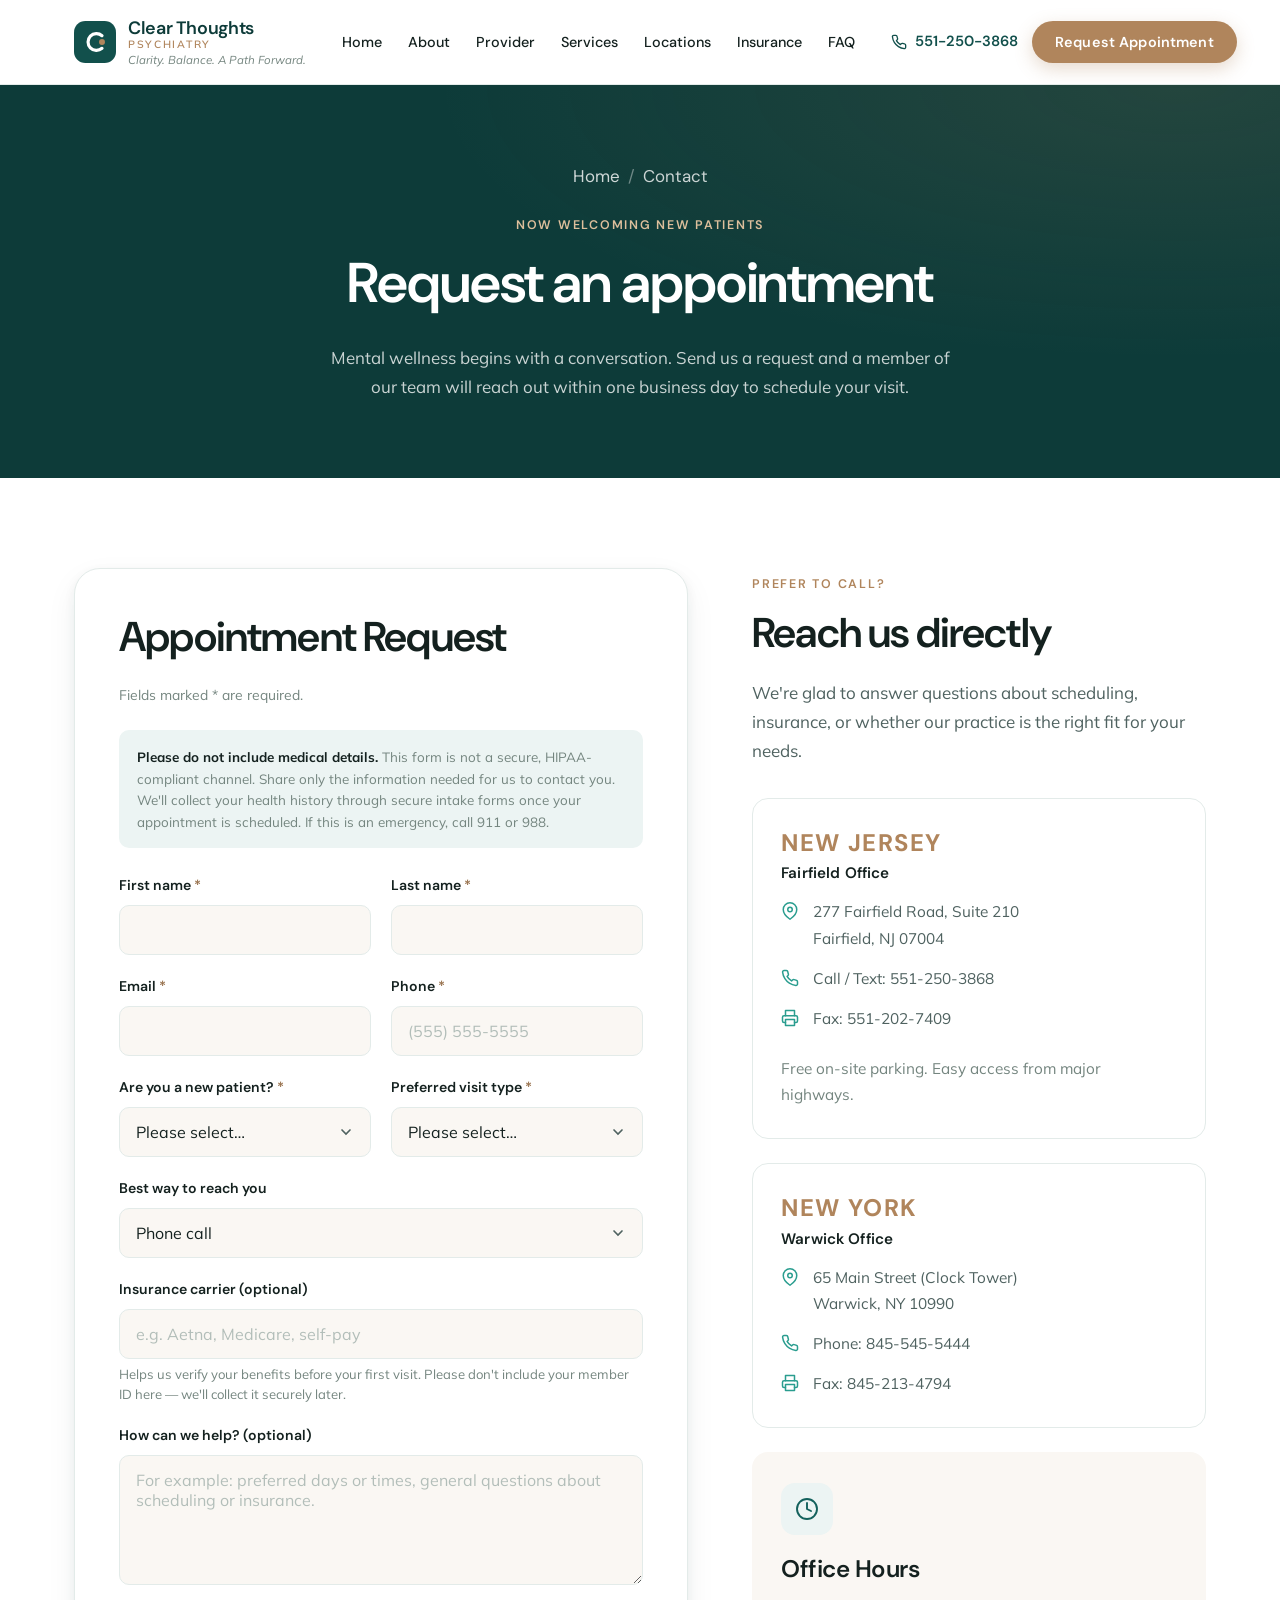
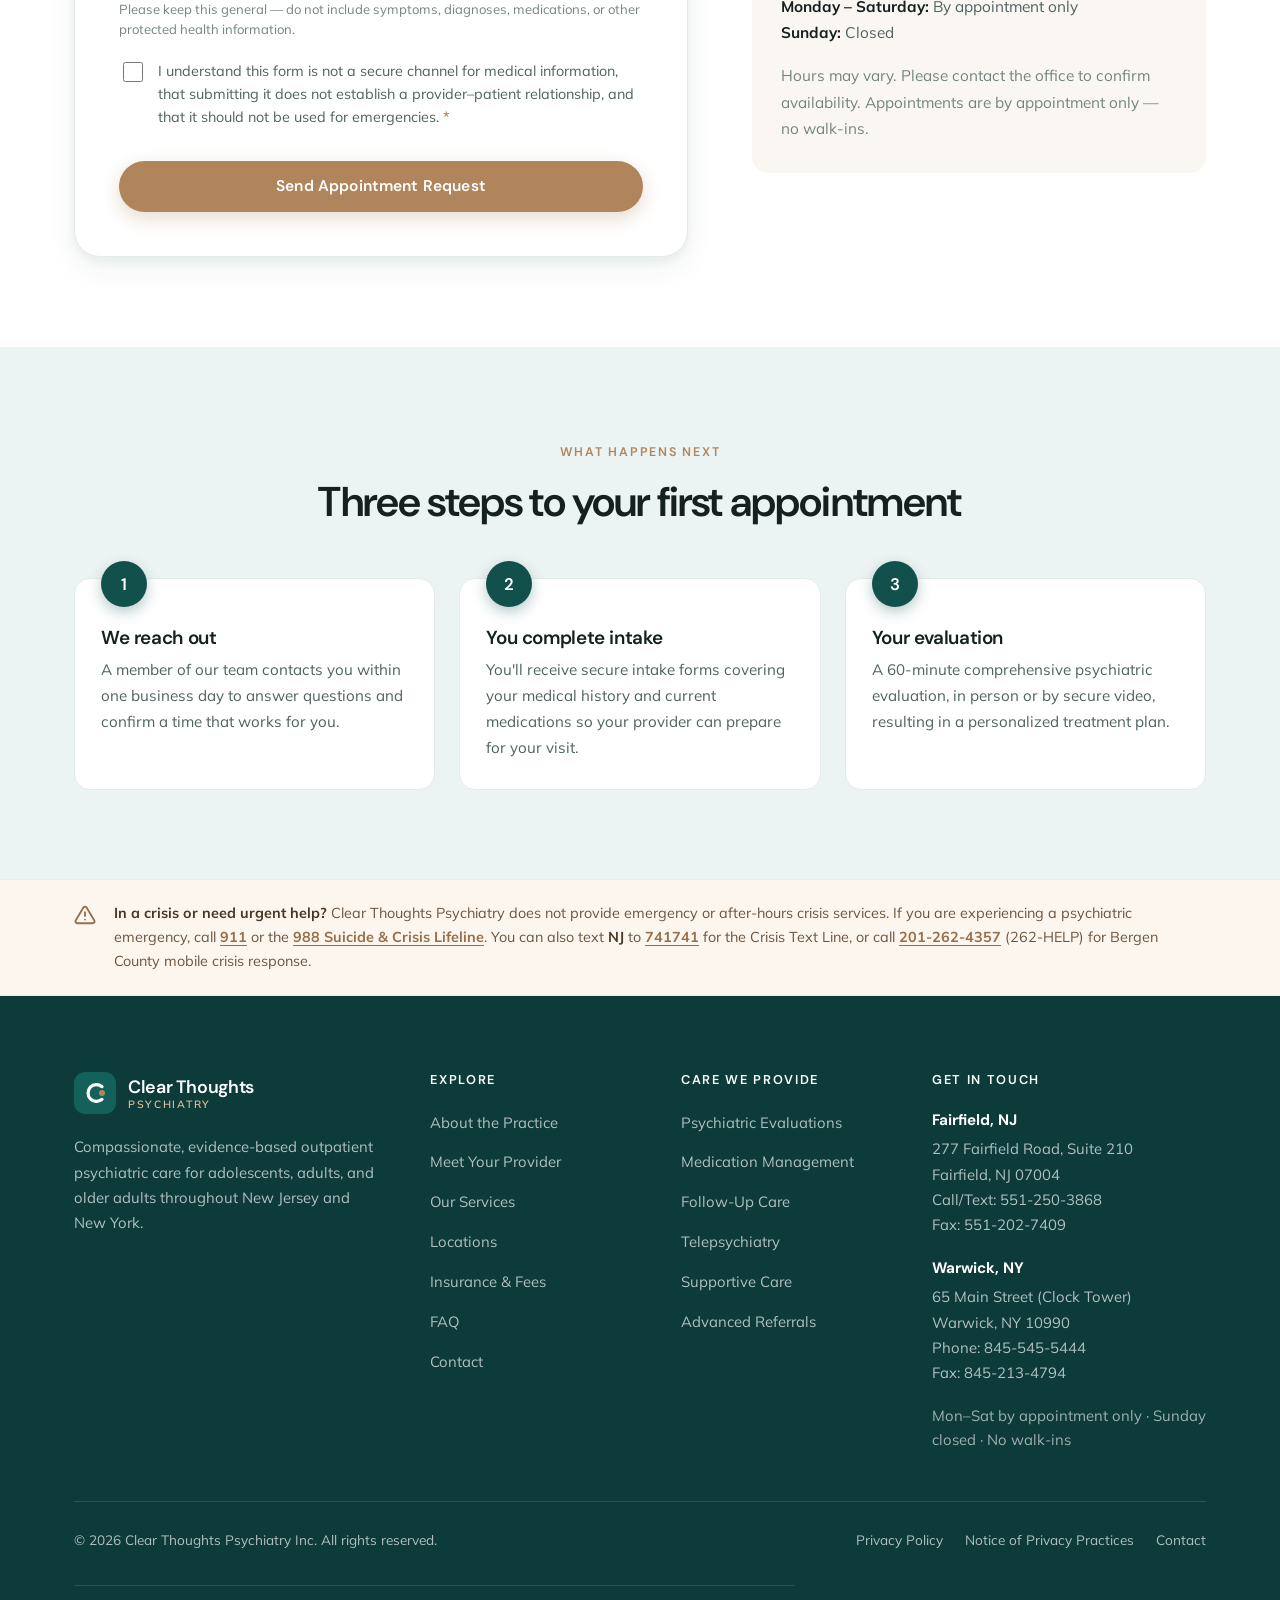
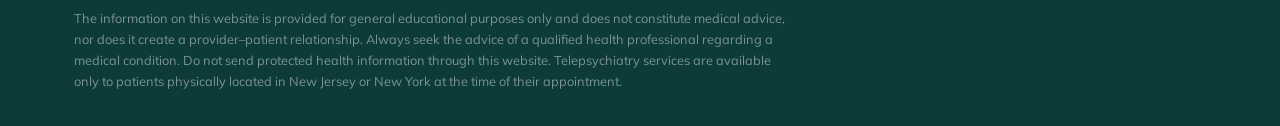
<file: contact.html>
<!DOCTYPE html>
<html lang="en">
<head>
<meta charset="utf-8">
<meta name="viewport" content="width=device-width, initial-scale=1">
<title>Request an Appointment | Clear Thoughts Psychiatry Inc.</title>
<meta name="description" content="Request an appointment with Clear Thoughts Psychiatry Inc. Now welcoming new patients for in-person visits in Fairfield NJ and Warwick NY, plus secure telepsychiatry across New Jersey and New York.">
<meta name="theme-color" content="#12504c">
<link rel="canonical" href="https://www.clearthoughtspsychiatry.com/contact.html">
<meta property="og:type" content="website">
<meta property="og:site_name" content="Clear Thoughts Psychiatry Inc.">
<meta property="og:title" content="Request an Appointment | Clear Thoughts Psychiatry Inc.">
<meta property="og:description" content="Now welcoming new patients in New Jersey and New York.">
<link rel="icon" href="images/favicon.svg" type="image/svg+xml">
<link rel="preconnect" href="https://fonts.googleapis.com">
<link rel="preconnect" href="https://fonts.gstatic.com" crossorigin>
<link href="https://fonts.googleapis.com/css2?family=DM+Sans:wght@400;500;600;700&family=Mulish:wght@400;500;600;700&display=swap" rel="stylesheet">
<link rel="stylesheet" href="css/styles.css">
</head>
<body>
<a class="skip-link" href="#main">Skip to main content</a>

<header class="site-header">
  <div class="container header-inner">
    <a class="logo" href="index.html" aria-label="Clear Thoughts Psychiatry — home">
      <svg class="logo__mark" viewBox="0 0 48 48" aria-hidden="true">
        <rect width="48" height="48" rx="13" fill="#12504c"/>
        <path d="M32 16.8a9.6 9.6 0 1 0 0 14.4" fill="none" stroke="#fff" stroke-width="3.6" stroke-linecap="round"/>
        <circle cx="32" cy="24" r="3.4" fill="#b0855c"/>
      </svg>
      <span class="logo__text">
        <span class="logo__name">Clear Thoughts</span>
        <span class="logo__tag">Psychiatry</span>
        <span class="logo__slogan">Clarity. Balance. A Path Forward.</span>
      </span>
    </a>
    <nav class="nav" id="primary-nav" aria-label="Primary">
      <a href="index.html">Home</a>
      <a href="about.html">About</a>
      <a href="provider.html">Provider</a>
      <a href="services.html">Services</a>
      <a href="locations.html">Locations</a>
      <a href="insurance.html">Insurance</a>
      <a href="faq.html">FAQ</a>
      <a class="btn btn--primary btn--sm nav-mobile-cta" href="contact.html">Request Appointment</a>
    </nav>
    <div class="header-cta">
      <a class="header-phone" href="tel:+15512503868">
        <svg width="16" height="16" viewBox="0 0 24 24" fill="none" stroke="currentColor" stroke-width="2" stroke-linecap="round" stroke-linejoin="round" aria-hidden="true"><path d="M22 16.92v3a2 2 0 0 1-2.18 2 19.79 19.79 0 0 1-8.63-3.07 19.5 19.5 0 0 1-6-6 19.79 19.79 0 0 1-3.07-8.67A2 2 0 0 1 4.11 2h3a2 2 0 0 1 2 1.72c.13.96.36 1.9.7 2.81a2 2 0 0 1-.45 2.11L8.09 9.91a16 16 0 0 0 6 6l1.27-1.27a2 2 0 0 1 2.11-.45c.9.34 1.85.57 2.81.7A2 2 0 0 1 22 16.92z"/></svg>
        551-250-3868
      </a>
      <a class="btn btn--primary btn--sm" href="contact.html" aria-current="page">Request Appointment</a>
      <button class="nav-toggle" type="button" aria-label="Open menu" aria-expanded="false" aria-controls="primary-nav"><span></span></button>
    </div>
  </div>
</header>

<main id="main">

<section class="page-hero">
  <div class="container">
    <p class="crumbs"><a href="index.html">Home</a><span>/</span>Contact</p>
    <span class="eyebrow">Now Welcoming New Patients</span>
    <h1>Request an appointment</h1>
    <p>
      Mental wellness begins with a conversation. Send us a request and a member of our
      team will reach out within one business day to schedule your visit.
    </p>
  </div>
</section>

<section class="section">
  <div class="container split split--wide-left" style="align-items:start">

    <!-- FORM -->
    <div data-reveal>
      <div class="form-card">
        <h2 style="font-size:clamp(1.5rem,1.2rem+1vw,1.9rem)">Appointment Request</h2>
        <p class="small" style="margin-bottom:24px">
          Fields marked <span class="req">*</span> are required.
        </p>

        <div class="form-note">
          <strong>Please do not include medical details.</strong> This form is not a secure,
          HIPAA-compliant channel. Share only the information needed for us to contact you.
          We'll collect your health history through secure intake forms once your
          appointment is scheduled. If this is an emergency, call 911 or 988.
        </div>

        <!--
          Submissions go to Formspree, which emails them to the practice.
          The recipient address is set in the Formspree dashboard. See README.md.
        -->
        <form id="appointment-form" action="https://formspree.io/f/xkjjapnl" method="POST" novalidate>
          <input type="hidden" name="_subject" value="New appointment request – Clear Thoughts website">
          <div class="form-grid">
            <div class="field">
              <label for="firstName">First name <span class="req">*</span></label>
              <input type="text" id="firstName" name="firstName" autocomplete="given-name" required>
              <span class="field-error"></span>
            </div>

            <div class="field">
              <label for="lastName">Last name <span class="req">*</span></label>
              <input type="text" id="lastName" name="lastName" autocomplete="family-name" required>
              <span class="field-error"></span>
            </div>

            <div class="field">
              <label for="email">Email <span class="req">*</span></label>
              <input type="email" id="email" name="email" autocomplete="email" required>
              <span class="field-error"></span>
            </div>

            <div class="field">
              <label for="phone">Phone <span class="req">*</span></label>
              <input type="tel" id="phone" name="phone" autocomplete="tel" placeholder="(555) 555-5555" required>
              <span class="field-error"></span>
            </div>

            <div class="field">
              <label for="patientType">Are you a new patient? <span class="req">*</span></label>
              <select id="patientType" name="patientType" required>
                <option value="">Please select…</option>
                <option>New patient</option>
                <option>Existing patient</option>
              </select>
              <span class="field-error"></span>
            </div>

            <div class="field">
              <label for="visitType">Preferred visit type <span class="req">*</span></label>
              <select id="visitType" name="visitType" required>
                <option value="">Please select…</option>
                <option>In person — Fairfield, NJ</option>
                <option>In person — Warwick, NY</option>
                <option>Telepsychiatry (New Jersey)</option>
                <option>Telepsychiatry (New York)</option>
                <option>Not sure yet</option>
              </select>
              <span class="field-error"></span>
            </div>

            <div class="field field--full">
              <label for="contactPreference">Best way to reach you</label>
              <select id="contactPreference" name="contactPreference">
                <option>Phone call</option>
                <option>Text message</option>
                <option>Email</option>
              </select>
            </div>

            <div class="field field--full">
              <label for="insurance">Insurance carrier (optional)</label>
              <input type="text" id="insurance" name="insurance" placeholder="e.g. Aetna, Medicare, self-pay">
              <p class="hint">
                Helps us verify your benefits before your first visit. Please don't include
                your member ID here — we'll collect it securely later.
              </p>
            </div>

            <div class="field field--full">
              <label for="message">How can we help? (optional)</label>
              <textarea id="message" name="message" placeholder="For example: preferred days or times, general questions about scheduling or insurance."></textarea>
              <p class="hint">
                Please keep this general — do not include symptoms, diagnoses, medications,
                or other protected health information.
              </p>
            </div>

            <div class="field field--full">
              <div class="field-check">
                <input type="checkbox" id="consent" name="consent" value="yes" required>
                <label for="consent">
                  I understand this form is not a secure channel for medical information,
                  that submitting it does not establish a provider–patient relationship,
                  and that it should not be used for emergencies. <span class="req">*</span>
                </label>
              </div>
              <span class="field-error"></span>
            </div>
          </div>

          <!-- Spam honeypot — hidden from people, tempting to bots -->
          <div class="hp" aria-hidden="true">
            <label for="_gotcha">Leave this field empty</label>
            <input type="text" id="_gotcha" name="_gotcha" tabindex="-1" autocomplete="off">
          </div>

          <div class="btn-row mt-4">
            <button class="btn btn--primary btn--block" type="submit">Send Appointment Request</button>
          </div>

          <div class="form-status" id="form-status" aria-live="polite"></div>
        </form>
      </div>
    </div>

    <!-- SIDEBAR -->
    <aside data-reveal data-reveal-delay="120">
      <span class="eyebrow">Prefer to Call?</span>
      <h2>Reach us directly</h2>
      <p>
        We're glad to answer questions about scheduling, insurance, or whether our
        practice is the right fit for your needs.
      </p>

      <div class="card mt-4">
        <span class="loc-card__state">New Jersey</span>
        <h3>Fairfield Office</h3>
        <ul class="detail-list mt-2">
          <li>
            <svg width="18" height="18" viewBox="0 0 24 24" fill="none" stroke="currentColor" stroke-width="2" stroke-linecap="round" stroke-linejoin="round" aria-hidden="true"><path d="M21 10c0 7-9 13-9 13s-9-6-9-13a9 9 0 0 1 18 0z"/><circle cx="12" cy="10" r="3"/></svg>
            <span>277 Fairfield Road, Suite 210<br>Fairfield, NJ 07004</span>
          </li>
          <li>
            <svg width="18" height="18" viewBox="0 0 24 24" fill="none" stroke="currentColor" stroke-width="2" stroke-linecap="round" stroke-linejoin="round" aria-hidden="true"><path d="M22 16.92v3a2 2 0 0 1-2.18 2 19.79 19.79 0 0 1-8.63-3.07 19.5 19.5 0 0 1-6-6 19.79 19.79 0 0 1-3.07-8.67A2 2 0 0 1 4.11 2h3a2 2 0 0 1 2 1.72c.13.96.36 1.9.7 2.81a2 2 0 0 1-.45 2.11L8.09 9.91a16 16 0 0 0 6 6l1.27-1.27a2 2 0 0 1 2.11-.45c.9.34 1.85.57 2.81.7A2 2 0 0 1 22 16.92z"/></svg>
            <span>Call / Text: <a href="tel:+15512503868">551-250-3868</a></span>
          </li>
          <li>
            <svg width="18" height="18" viewBox="0 0 24 24" fill="none" stroke="currentColor" stroke-width="2" stroke-linecap="round" stroke-linejoin="round" aria-hidden="true"><polyline points="6 9 6 2 18 2 18 9"/><path d="M6 18H4a2 2 0 0 1-2-2v-5a2 2 0 0 1 2-2h16a2 2 0 0 1 2 2v5a2 2 0 0 1-2 2h-2"/><rect x="6" y="14" width="12" height="8"/></svg>
            <span>Fax: 551-202-7409</span>
          </li>
          <!--
            TODO: Add the practice email address once confirmed. Example:
            <li>
              <svg width="18" height="18" viewBox="0 0 24 24" fill="none" stroke="currentColor" stroke-width="2" stroke-linecap="round" stroke-linejoin="round" aria-hidden="true"><rect x="2" y="4" width="20" height="16" rx="2"/><path d="m22 7-10 6L2 7"/></svg>
              <span><a href="mailto:info@example.com">info@example.com</a></span>
            </li>
          -->
        </ul>
        <p class="small">Free on-site parking. Easy access from major highways.</p>
      </div>

      <div class="card mt-3">
        <span class="loc-card__state">New York</span>
        <h3>Warwick Office</h3>
        <ul class="detail-list mt-2">
          <li>
            <svg width="18" height="18" viewBox="0 0 24 24" fill="none" stroke="currentColor" stroke-width="2" stroke-linecap="round" stroke-linejoin="round" aria-hidden="true"><path d="M21 10c0 7-9 13-9 13s-9-6-9-13a9 9 0 0 1 18 0z"/><circle cx="12" cy="10" r="3"/></svg>
            <span>65 Main Street (Clock Tower)<br>Warwick, NY 10990</span>
          </li>
          <li>
            <svg width="18" height="18" viewBox="0 0 24 24" fill="none" stroke="currentColor" stroke-width="2" stroke-linecap="round" stroke-linejoin="round" aria-hidden="true"><path d="M22 16.92v3a2 2 0 0 1-2.18 2 19.79 19.79 0 0 1-8.63-3.07 19.5 19.5 0 0 1-6-6 19.79 19.79 0 0 1-3.07-8.67A2 2 0 0 1 4.11 2h3a2 2 0 0 1 2 1.72c.13.96.36 1.9.7 2.81a2 2 0 0 1-.45 2.11L8.09 9.91a16 16 0 0 0 6 6l1.27-1.27a2 2 0 0 1 2.11-.45c.9.34 1.85.57 2.81.7A2 2 0 0 1 22 16.92z"/></svg>
            <span>Phone: <a href="tel:+18455455444">845-545-5444</a></span>
          </li>
          <li>
            <svg width="18" height="18" viewBox="0 0 24 24" fill="none" stroke="currentColor" stroke-width="2" stroke-linecap="round" stroke-linejoin="round" aria-hidden="true"><polyline points="6 9 6 2 18 2 18 9"/><path d="M6 18H4a2 2 0 0 1-2-2v-5a2 2 0 0 1 2-2h16a2 2 0 0 1 2 2v5a2 2 0 0 1-2 2h-2"/><rect x="6" y="14" width="12" height="8"/></svg>
            <span>Fax: 845-213-4794</span>
          </li>
        </ul>
      </div>

      <div class="card card--flat mt-3">
        <div class="card__icon">
          <svg width="24" height="24" viewBox="0 0 24 24" fill="none" stroke="currentColor" stroke-width="1.9" stroke-linecap="round" stroke-linejoin="round" aria-hidden="true"><circle cx="12" cy="12" r="10"/><polyline points="12 6 12 12 16 14"/></svg>
        </div>
        <h3>Office Hours</h3>
        <p>
          <strong>Monday – Saturday:</strong> By appointment only<br>
          <strong>Sunday:</strong> Closed
        </p>
        <p class="small">
          Hours may vary. Please contact the office to confirm availability.
          Appointments are by appointment only — no walk-ins.
        </p>
      </div>
    </aside>
  </div>
</section>

<!-- WHAT HAPPENS NEXT -->
<section class="section section--mint">
  <div class="container">
    <div class="sec-head sec-head--center" data-reveal>
      <span class="eyebrow">What Happens Next</span>
      <h2>Three steps to your first appointment</h2>
    </div>
    <div class="grid grid-3 steps-grid">
      <div class="step" data-reveal>
        <span class="step__num">1</span>
        <h3>We reach out</h3>
        <p>
          A member of our team contacts you within one business day to answer questions
          and confirm a time that works for you.
        </p>
      </div>
      <div class="step" data-reveal data-reveal-delay="80">
        <span class="step__num">2</span>
        <h3>You complete intake</h3>
        <p>
          You'll receive secure intake forms covering your medical history and current
          medications so your provider can prepare for your visit.
        </p>
      </div>
      <div class="step" data-reveal data-reveal-delay="160">
        <span class="step__num">3</span>
        <h3>Your evaluation</h3>
        <p>
          A 60-minute comprehensive psychiatric evaluation, in person or by secure video,
          resulting in a personalized treatment plan.
        </p>
      </div>
    </div>
  </div>
</section>

</main>

<section class="crisis">
  <div class="container crisis__inner">
    <svg width="22" height="22" viewBox="0 0 24 24" fill="none" stroke="currentColor" stroke-width="2" stroke-linecap="round" stroke-linejoin="round" aria-hidden="true"><path d="M10.29 3.86 1.82 18a2 2 0 0 0 1.71 3h16.94a2 2 0 0 0 1.71-3L13.71 3.86a2 2 0 0 0-3.42 0z"/><line x1="12" y1="9" x2="12" y2="13"/><line x1="12" y1="17" x2="12.01" y2="17"/></svg>
    <p>
      <strong>In a crisis or need urgent help?</strong>
      Clear Thoughts Psychiatry does not provide emergency or after-hours crisis services.
      If you are experiencing a psychiatric emergency, call <a href="tel:911">911</a> or the
      <a href="tel:988">988 Suicide &amp; Crisis Lifeline</a>. You can also text
      <strong>NJ</strong> to <a href="sms:741741">741741</a> for the Crisis Text Line, or call
      <a href="tel:+12012624357">201-262-4357</a> (262-HELP) for Bergen County mobile crisis response.
    </p>
  </div>
</section>

<footer class="site-footer">
  <div class="container">
    <div class="footer-grid">
      <div>
        <a class="logo" href="index.html" aria-label="Clear Thoughts Psychiatry — home">
          <svg class="logo__mark" viewBox="0 0 48 48" aria-hidden="true">
            <rect width="48" height="48" rx="13" fill="#14615c"/>
            <path d="M32 16.8a9.6 9.6 0 1 0 0 14.4" fill="none" stroke="#fff" stroke-width="3.6" stroke-linecap="round"/>
            <circle cx="32" cy="24" r="3.4" fill="#b0855c"/>
          </svg>
          <span class="logo__text">
            <span class="logo__name">Clear Thoughts</span>
            <span class="logo__tag">Psychiatry</span>
          </span>
        </a>
        <p class="footer-about">
          Compassionate, evidence-based outpatient psychiatric care for adolescents,
          adults, and older adults throughout New Jersey and New York.
        </p>
      </div>
      <div class="footer-col">
        <h4>Explore</h4>
        <ul>
          <li><a href="about.html">About the Practice</a></li>
          <li><a href="provider.html">Meet Your Provider</a></li>
          <li><a href="services.html">Our Services</a></li>
          <li><a href="locations.html">Locations</a></li>
          <li><a href="insurance.html">Insurance &amp; Fees</a></li>
          <li><a href="faq.html">FAQ</a></li>
          <li><a href="contact.html">Contact</a></li>
        </ul>
      </div>
      <div class="footer-col">
        <h4>Care We Provide</h4>
        <ul>
          <li><a href="services.html#evaluations">Psychiatric Evaluations</a></li>
          <li><a href="services.html#medication">Medication Management</a></li>
          <li><a href="services.html#follow-up">Follow-Up Care</a></li>
          <li><a href="services.html#telepsychiatry">Telepsychiatry</a></li>
          <li><a href="services.html#supportive">Supportive Care</a></li>
          <li><a href="services.html#referrals">Advanced Referrals</a></li>
        </ul>
      </div>
      <div class="footer-col">
        <h4>Get in Touch</h4>
        <address class="footer-addr">
          <strong>Fairfield, NJ</strong>
          277 Fairfield Road, Suite 210<br>
          Fairfield, NJ 07004<br>
          Call/Text: <a href="tel:+15512503868">551-250-3868</a><br>
          Fax: 551-202-7409
        </address>
        <address class="footer-addr">
          <strong>Warwick, NY</strong>
          65 Main Street (Clock Tower)<br>
          Warwick, NY 10990<br>
          Phone: <a href="tel:+18455455444">845-545-5444</a><br>
          Fax: 845-213-4794
        </address>
        <p class="small" style="color:rgba(255,255,255,.6)">
          Mon–Sat by appointment only · Sunday closed · No walk-ins
        </p>
      </div>
    </div>
    <div class="footer-bottom">
      <span>&copy; <span data-year>2026</span> Clear Thoughts Psychiatry Inc. All rights reserved.</span>
      <span class="footer-legal">
        <a href="privacy.html">Privacy Policy</a>
        <a href="privacy.html#hipaa">Notice of Privacy Practices</a>
        <a href="contact.html">Contact</a>
      </span>
    </div>
    <p class="footer-disclaimer">
      The information on this website is provided for general educational purposes only and
      does not constitute medical advice, nor does it create a provider–patient relationship.
      Always seek the advice of a qualified health professional regarding a medical condition.
      Do not send protected health information through this website. Telepsychiatry services
      are available only to patients physically located in New Jersey or New York at the time
      of their appointment.
    </p>
  </div>
</footer>

<script src="js/main.js" defer></script>
</body>
</html>
</file>
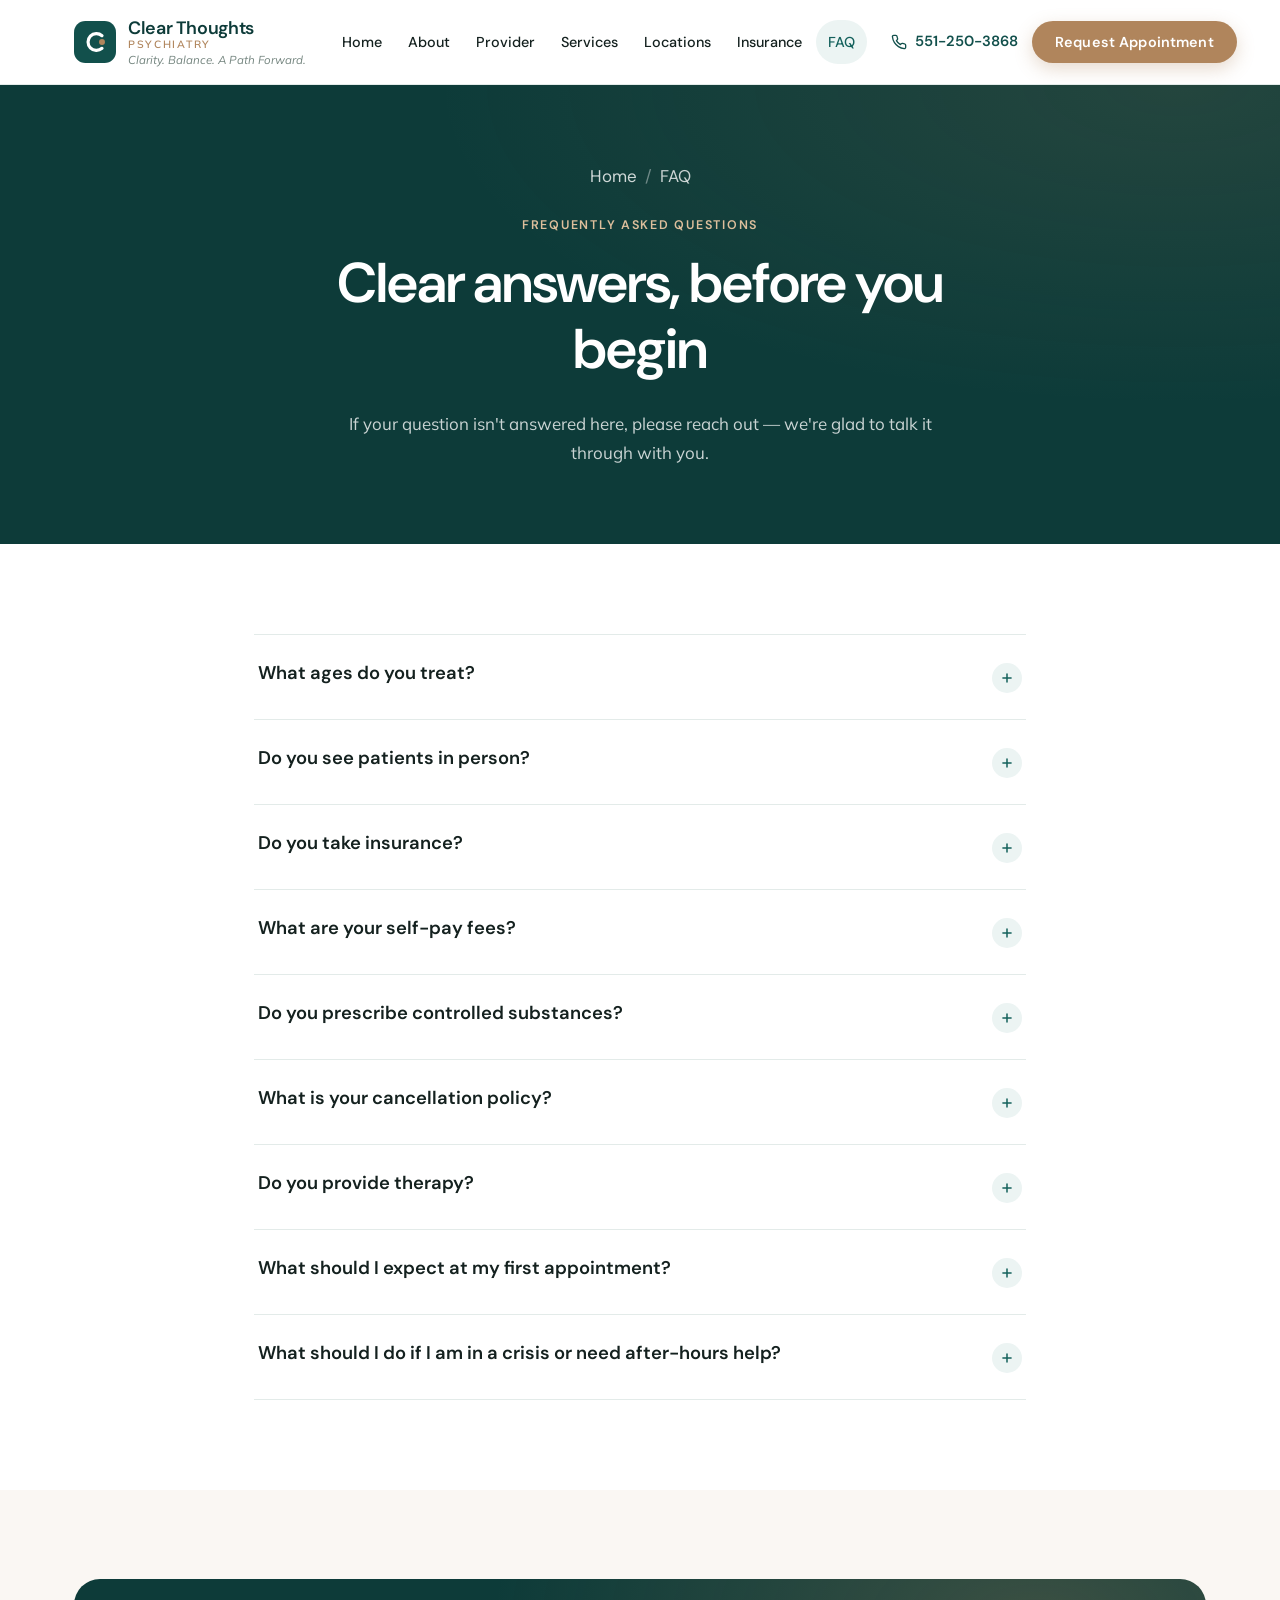
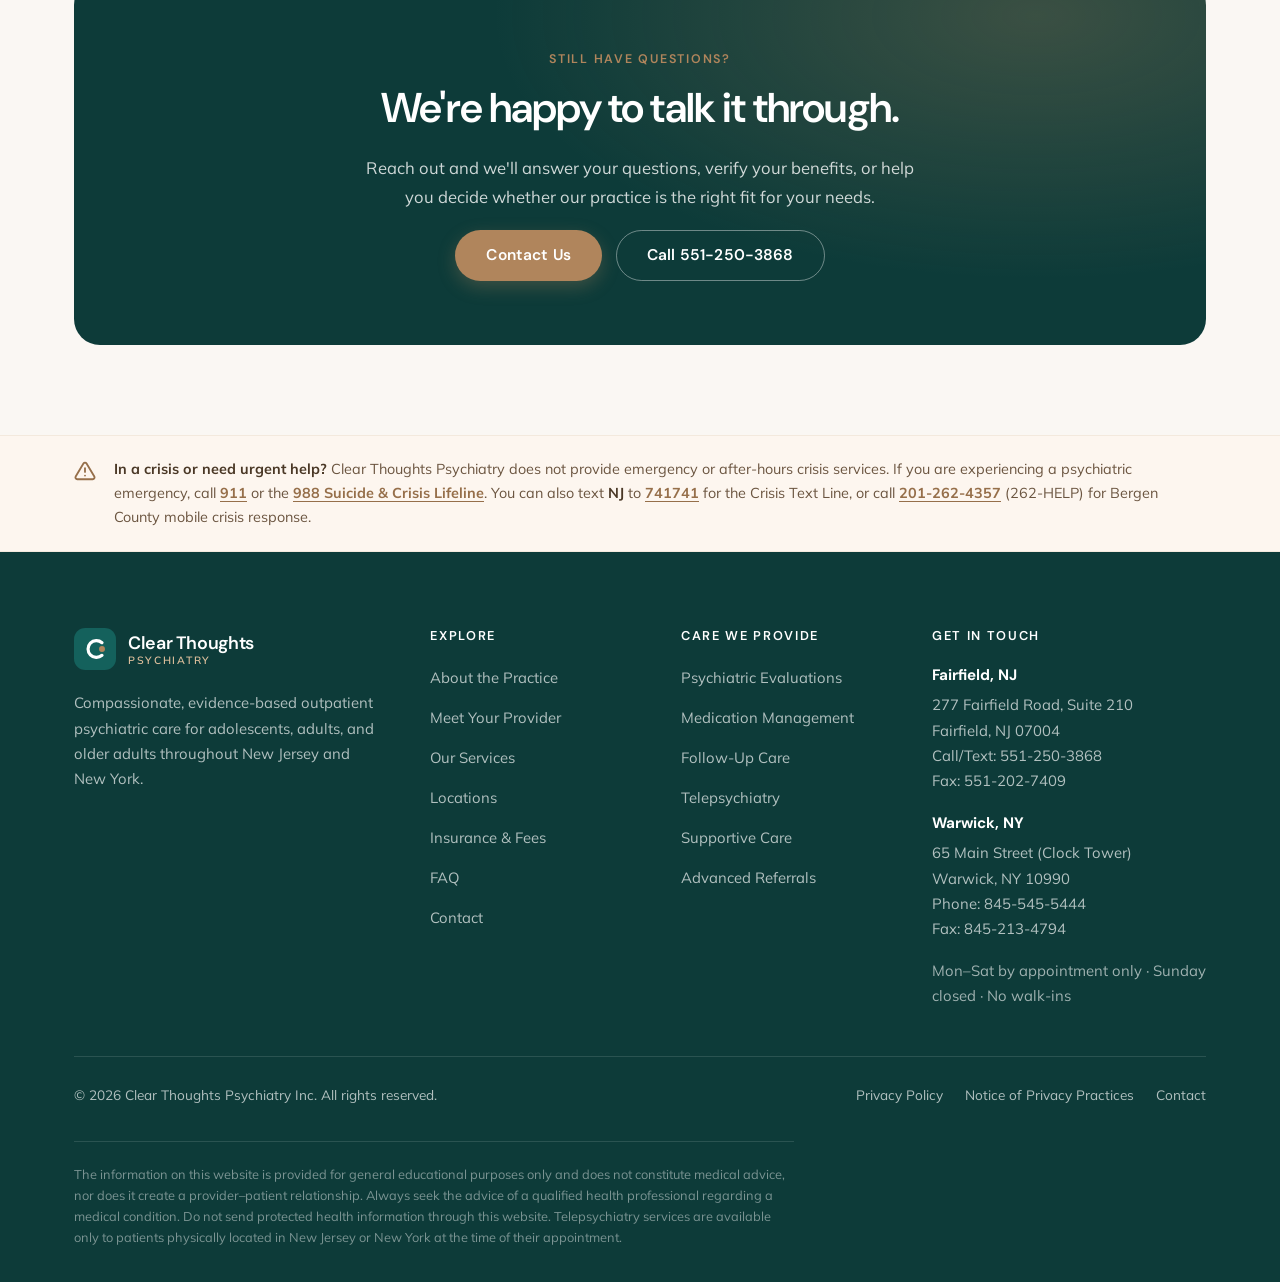
<file: faq.html>
<!DOCTYPE html>
<html lang="en">
<head>
<meta charset="utf-8">
<meta name="viewport" content="width=device-width, initial-scale=1">
<title>Frequently Asked Questions | Clear Thoughts Psychiatry Inc.</title>
<meta name="description" content="Answers about ages treated, in-person and telepsychiatry visits, insurance, self-pay fees, controlled substances, cancellation policy, and crisis resources at Clear Thoughts Psychiatry Inc.">
<meta name="theme-color" content="#12504c">
<link rel="canonical" href="https://www.clearthoughtspsychiatry.com/faq.html">
<meta property="og:type" content="website">
<meta property="og:site_name" content="Clear Thoughts Psychiatry Inc.">
<meta property="og:title" content="Frequently Asked Questions | Clear Thoughts Psychiatry Inc.">
<meta property="og:description" content="Common questions about appointments, insurance, fees, and policies.">
<link rel="icon" href="images/favicon.svg" type="image/svg+xml">
<link rel="preconnect" href="https://fonts.googleapis.com">
<link rel="preconnect" href="https://fonts.gstatic.com" crossorigin>
<link href="https://fonts.googleapis.com/css2?family=DM+Sans:wght@400;500;600;700&family=Mulish:wght@400;500;600;700&display=swap" rel="stylesheet">
<link rel="stylesheet" href="css/styles.css">

<script type="application/ld+json">
{
  "@context": "https://schema.org",
  "@type": "FAQPage",
  "mainEntity": [
    {
      "@type": "Question",
      "name": "What ages do you treat?",
      "acceptedAnswer": {
        "@type": "Answer",
        "text": "We provide psychiatric care for adolescents (age 12 and older) through adulthood, including older adults. Our goal is to offer compassionate, individualized treatment that evolves with each stage of life."
      }
    },
    {
      "@type": "Question",
      "name": "Do you see patients in person?",
      "acceptedAnswer": {
        "@type": "Answer",
        "text": "Yes. We offer in-person appointments at our Fairfield, New Jersey office (277 Fairfield Road, Suite 210) and our Warwick, New York office (65 Main Street), as well as secure telehealth visits across New Jersey and New York. You will receive a HIPAA-compliant video link before your scheduled session."
      }
    },
    {
      "@type": "Question",
      "name": "Do you take insurance?",
      "acceptedAnswer": {
        "@type": "Answer",
        "text": "Yes. Clear Thoughts Psychiatry is in-network with a range of major plans, including Aetna, Blue Cross Blue Shield of New Jersey, Cigna, and Medicare. The full list of accepted plans is on our Insurance & Fees page. We continue to expand our network. Self-pay options are also available, and we provide a superbill on request for out-of-network reimbursement."
      }
    },
    {
      "@type": "Question",
      "name": "What are your self-pay fees?",
      "acceptedAnswer": {
        "@type": "Answer",
        "text": "Self-pay appointments are available for patients without insurance or who prefer to pay directly. Please contact our office for current rates. Payment is due at the time of your appointment, and a superbill is available upon request for out-of-network benefits."
      }
    },
    {
      "@type": "Question",
      "name": "Do you prescribe controlled substances?",
      "acceptedAnswer": {
        "@type": "Answer",
        "text": "Yes, when clinically appropriate and supported by a thorough evaluation and diagnosis. We may request lab work or additional assessments before initiating or continuing certain prescriptions. For safety and continuity of care, we do not automatically continue medications prescribed by other providers."
      }
    },
    {
      "@type": "Question",
      "name": "What is your cancellation policy?",
      "acceptedAnswer": {
        "@type": "Answer",
        "text": "Please provide at least 24 hours' notice to cancel or reschedule. Appointments canceled with less than 24 hours' notice, or missed without prior notification, may be subject to a $50 cancellation/no-show fee. This fee is generally not covered by insurance and must be paid before future appointments are scheduled."
      }
    },
    {
      "@type": "Question",
      "name": "What should I do if I am in a crisis or need after-hours help?",
      "acceptedAnswer": {
        "@type": "Answer",
        "text": "Clear Thoughts Psychiatry does not provide emergency or after-hours crisis services. If you are in crisis, call 911 or 988 (Suicide & Crisis Lifeline), call 201-262-4357 (262-HELP) for Bergen County mobile crisis response, or text NJ to 741741 for the Crisis Text Line."
      }
    }
  ]
}
</script>
</head>
<body>
<a class="skip-link" href="#main">Skip to main content</a>

<header class="site-header">
  <div class="container header-inner">
    <a class="logo" href="index.html" aria-label="Clear Thoughts Psychiatry — home">
      <svg class="logo__mark" viewBox="0 0 48 48" aria-hidden="true">
        <rect width="48" height="48" rx="13" fill="#12504c"/>
        <path d="M32 16.8a9.6 9.6 0 1 0 0 14.4" fill="none" stroke="#fff" stroke-width="3.6" stroke-linecap="round"/>
        <circle cx="32" cy="24" r="3.4" fill="#b0855c"/>
      </svg>
      <span class="logo__text">
        <span class="logo__name">Clear Thoughts</span>
        <span class="logo__tag">Psychiatry</span>
        <span class="logo__slogan">Clarity. Balance. A Path Forward.</span>
      </span>
    </a>
    <nav class="nav" id="primary-nav" aria-label="Primary">
      <a href="index.html">Home</a>
      <a href="about.html">About</a>
      <a href="provider.html">Provider</a>
      <a href="services.html">Services</a>
      <a href="locations.html">Locations</a>
      <a href="insurance.html">Insurance</a>
      <a href="faq.html" aria-current="page">FAQ</a>
      <a class="btn btn--primary btn--sm nav-mobile-cta" href="contact.html">Request Appointment</a>
    </nav>
    <div class="header-cta">
      <a class="header-phone" href="tel:+15512503868">
        <svg width="16" height="16" viewBox="0 0 24 24" fill="none" stroke="currentColor" stroke-width="2" stroke-linecap="round" stroke-linejoin="round" aria-hidden="true"><path d="M22 16.92v3a2 2 0 0 1-2.18 2 19.79 19.79 0 0 1-8.63-3.07 19.5 19.5 0 0 1-6-6 19.79 19.79 0 0 1-3.07-8.67A2 2 0 0 1 4.11 2h3a2 2 0 0 1 2 1.72c.13.96.36 1.9.7 2.81a2 2 0 0 1-.45 2.11L8.09 9.91a16 16 0 0 0 6 6l1.27-1.27a2 2 0 0 1 2.11-.45c.9.34 1.85.57 2.81.7A2 2 0 0 1 22 16.92z"/></svg>
        551-250-3868
      </a>
      <a class="btn btn--primary btn--sm" href="contact.html">Request Appointment</a>
      <button class="nav-toggle" type="button" aria-label="Open menu" aria-expanded="false" aria-controls="primary-nav"><span></span></button>
    </div>
  </div>
</header>

<main id="main">

<section class="page-hero">
  <div class="container">
    <p class="crumbs"><a href="index.html">Home</a><span>/</span>FAQ</p>
    <span class="eyebrow">Frequently Asked Questions</span>
    <h1>Clear answers, before you begin</h1>
    <p>
      If your question isn't answered here, please reach out — we're glad to talk it
      through with you.
    </p>
  </div>
</section>

<section class="section">
  <div class="container container--narrow">
    <div class="accordion" data-reveal>

      <div class="acc-item anchor-offset" id="ages">
        <h2 style="margin:0">
          <button class="acc-btn" type="button" aria-expanded="false" aria-controls="p-ages">
            What ages do you treat?
            <span class="acc-icon" aria-hidden="true">
              <svg width="14" height="14" viewBox="0 0 24 24" fill="none" stroke="currentColor" stroke-width="2.6" stroke-linecap="round"><line x1="12" y1="5" x2="12" y2="19"/><line x1="5" y1="12" x2="19" y2="12"/></svg>
            </span>
          </button>
        </h2>
        <div class="acc-panel" id="p-ages" data-open="false">
          <div><div class="acc-inner">
            <p>
              We provide psychiatric care for adolescents (age 12 and older) through
              adulthood, including older adults. Our goal is to offer compassionate,
              individualized treatment that evolves with each stage of life.
            </p>
          </div></div>
        </div>
      </div>

      <div class="acc-item anchor-offset" id="in-person">
        <h2 style="margin:0">
          <button class="acc-btn" type="button" aria-expanded="false" aria-controls="p-in-person">
            Do you see patients in person?
            <span class="acc-icon" aria-hidden="true">
              <svg width="14" height="14" viewBox="0 0 24 24" fill="none" stroke="currentColor" stroke-width="2.6" stroke-linecap="round"><line x1="12" y1="5" x2="12" y2="19"/><line x1="5" y1="12" x2="19" y2="12"/></svg>
            </span>
          </button>
        </h2>
        <div class="acc-panel" id="p-in-person" data-open="false">
          <div><div class="acc-inner">
            <p>
              Yes. We offer in-person appointments at our <strong>Fairfield, New
              Jersey</strong> office (277 Fairfield Road, Suite 210) and our
              <strong>Warwick, New York</strong> office (65 Main Street), as well as
              secure telehealth visits across New Jersey and New York.
            </p>
            <p>
              For virtual visits, you'll receive a HIPAA-compliant video link before your
              scheduled session for private and convenient access to care.
            </p>
            <p><a class="link-arrow" href="locations.html">
              See both locations
              <svg width="15" height="15" viewBox="0 0 24 24" fill="none" stroke="currentColor" stroke-width="2.5" stroke-linecap="round" stroke-linejoin="round" aria-hidden="true"><line x1="5" y1="12" x2="19" y2="12"/><polyline points="12 5 19 12 12 19"/></svg>
            </a></p>
          </div></div>
        </div>
      </div>

      <div class="acc-item anchor-offset" id="insurance">
        <h2 style="margin:0">
          <button class="acc-btn" type="button" aria-expanded="false" aria-controls="p-insurance">
            Do you take insurance?
            <span class="acc-icon" aria-hidden="true">
              <svg width="14" height="14" viewBox="0 0 24 24" fill="none" stroke="currentColor" stroke-width="2.6" stroke-linecap="round"><line x1="12" y1="5" x2="12" y2="19"/><line x1="5" y1="12" x2="19" y2="12"/></svg>
            </span>
          </button>
        </h2>
        <div class="acc-panel" id="p-insurance" data-open="false">
          <div><div class="acc-inner">
            <p>
              Yes. Clear Thoughts Psychiatry is in-network with a range of major plans,
              including Aetna, Blue Cross Blue Shield of New Jersey, Cigna, and Medicare.
              We continue to expand our network.
            </p>
            <p>
              If we're not in-network with your plan, self-pay options are available. If
              you have out-of-network benefits, we'll provide a detailed superbill you can
              submit to your insurance company for potential reimbursement.
            </p>
            <p>
              We understand insurance can be confusing — our goal is to keep the process
              clear, transparent, and stress-free. Contact our office and we'll help you
              verify your benefits before your first appointment.
            </p>
            <p><a class="link-arrow" href="insurance.html#plans">
              View accepted plans
              <svg width="15" height="15" viewBox="0 0 24 24" fill="none" stroke="currentColor" stroke-width="2.5" stroke-linecap="round" stroke-linejoin="round" aria-hidden="true"><line x1="5" y1="12" x2="19" y2="12"/><polyline points="12 5 19 12 12 19"/></svg>
            </a></p>
          </div></div>
        </div>
      </div>

      <div class="acc-item anchor-offset" id="fees">
        <h2 style="margin:0">
          <button class="acc-btn" type="button" aria-expanded="false" aria-controls="p-fees">
            What are your self-pay fees?
            <span class="acc-icon" aria-hidden="true">
              <svg width="14" height="14" viewBox="0 0 24 24" fill="none" stroke="currentColor" stroke-width="2.6" stroke-linecap="round"><line x1="12" y1="5" x2="12" y2="19"/><line x1="5" y1="12" x2="19" y2="12"/></svg>
            </span>
          </button>
        </h2>
        <div class="acc-panel" id="p-fees" data-open="false">
          <div><div class="acc-inner">
            <p>
              Self-pay appointments are available for patients without insurance or who
              prefer to pay directly. Please <a href="contact.html">contact our office</a>
              for current rates.
            </p>
            <p>
              Payment is due at the time of your appointment and processed automatically
              for your convenience. A superbill is available upon request for
              out-of-network benefits.
            </p>
          </div></div>
        </div>
      </div>

      <div class="acc-item anchor-offset" id="controlled">
        <h2 style="margin:0">
          <button class="acc-btn" type="button" aria-expanded="false" aria-controls="p-controlled">
            Do you prescribe controlled substances?
            <span class="acc-icon" aria-hidden="true">
              <svg width="14" height="14" viewBox="0 0 24 24" fill="none" stroke="currentColor" stroke-width="2.6" stroke-linecap="round"><line x1="12" y1="5" x2="12" y2="19"/><line x1="5" y1="12" x2="19" y2="12"/></svg>
            </span>
          </button>
        </h2>
        <div class="acc-panel" id="p-controlled" data-open="false">
          <div><div class="acc-inner">
            <p>
              Yes, when clinically appropriate and supported by a thorough evaluation and
              diagnosis. Controlled medications are prescribed safely and thoughtfully. We
              may request lab work or additional assessments before initiating or
              continuing certain prescriptions.
            </p>
            <p>
              For safety and continuity of care, we do not automatically continue
              medications prescribed by other providers, and we take every precaution to
              ensure safety and effectiveness.
            </p>
          </div></div>
        </div>
      </div>

      <div class="acc-item anchor-offset" id="cancellation">
        <h2 style="margin:0">
          <button class="acc-btn" type="button" aria-expanded="false" aria-controls="p-cancellation">
            What is your cancellation policy?
            <span class="acc-icon" aria-hidden="true">
              <svg width="14" height="14" viewBox="0 0 24 24" fill="none" stroke="currentColor" stroke-width="2.6" stroke-linecap="round"><line x1="12" y1="5" x2="12" y2="19"/><line x1="5" y1="12" x2="19" y2="12"/></svg>
            </span>
          </button>
        </h2>
        <div class="acc-panel" id="p-cancellation" data-open="false">
          <div><div class="acc-inner">
            <p>
              Your appointment time is reserved exclusively for you. Please provide at
              least <strong>24 hours' notice</strong> if you need to cancel or reschedule.
            </p>
            <p>
              Appointments canceled with less than 24 hours' notice, or appointments missed
              without prior notification, may be subject to a <strong>$50
              cancellation/no-show fee</strong>. This fee is the responsibility of the
              patient and is generally not covered by insurance. It must be paid before
              future appointments may be scheduled, unless alternative arrangements are
              approved by Clear Thoughts Psychiatry Inc.
            </p>
            <p>
              We understand that unexpected emergencies and circumstances may occur.
              Exceptions may be considered at the provider's discretion.
            </p>
          </div></div>
        </div>
      </div>

      <div class="acc-item anchor-offset" id="therapy">
        <h2 style="margin:0">
          <button class="acc-btn" type="button" aria-expanded="false" aria-controls="p-therapy">
            Do you provide therapy?
            <span class="acc-icon" aria-hidden="true">
              <svg width="14" height="14" viewBox="0 0 24 24" fill="none" stroke="currentColor" stroke-width="2.6" stroke-linecap="round"><line x1="12" y1="5" x2="12" y2="19"/><line x1="5" y1="12" x2="19" y2="12"/></svg>
            </span>
          </button>
        </h2>
        <div class="acc-panel" id="p-therapy" data-open="false">
          <div><div class="acc-inner">
            <p>
              Supportive care — active listening, education, encouragement, and guidance —
              is incorporated into every psychiatric visit. Patients who would benefit from
              ongoing psychotherapy are encouraged to work with a licensed therapist.
            </p>
            <p>
              For specialized therapy such as CBT, DBT, trauma-focused therapy, EMDR, or
              ERP, we are happy to coordinate care and provide referrals to trusted
              therapists within the community.
            </p>
          </div></div>
        </div>
      </div>

      <div class="acc-item anchor-offset" id="first-visit">
        <h2 style="margin:0">
          <button class="acc-btn" type="button" aria-expanded="false" aria-controls="p-first-visit">
            What should I expect at my first appointment?
            <span class="acc-icon" aria-hidden="true">
              <svg width="14" height="14" viewBox="0 0 24 24" fill="none" stroke="currentColor" stroke-width="2.6" stroke-linecap="round"><line x1="12" y1="5" x2="12" y2="19"/><line x1="5" y1="12" x2="19" y2="12"/></svg>
            </span>
          </button>
        </h2>
        <div class="acc-panel" id="p-first-visit" data-open="false">
          <div><div class="acc-inner">
            <p>
              Your first appointment is a comprehensive psychiatric evaluation lasting
              about 60 minutes. We'll discuss your concerns, review your medical and
              psychiatric history, current medications, lifestyle, and goals, and work
              together to develop an individualized treatment plan.
            </p>
            <p>To help your visit go smoothly, please:</p>
            <ul>
              <li>Complete your new patient forms before your appointment</li>
              <li>Bring a valid photo ID and your insurance card</li>
              <li>Have an up-to-date list of your current medications</li>
              <li>Arrive 10–15 minutes early for in-person appointments</li>
              <li>
                For telepsychiatry, log in a few minutes early from a quiet, private
                location with a reliable internet connection
              </li>
            </ul>
          </div></div>
        </div>
      </div>

      <div class="acc-item anchor-offset" id="crisis">
        <h2 style="margin:0">
          <button class="acc-btn" type="button" aria-expanded="false" aria-controls="p-crisis">
            What should I do if I am in a crisis or need after-hours help?
            <span class="acc-icon" aria-hidden="true">
              <svg width="14" height="14" viewBox="0 0 24 24" fill="none" stroke="currentColor" stroke-width="2.6" stroke-linecap="round"><line x1="12" y1="5" x2="12" y2="19"/><line x1="5" y1="12" x2="19" y2="12"/></svg>
            </span>
          </button>
        </h2>
        <div class="acc-panel" id="p-crisis" data-open="false">
          <div><div class="acc-inner">
            <p>
              Clear Thoughts Psychiatry does not provide emergency or after-hours crisis
              services. If you are in crisis, please seek immediate help by contacting:
            </p>
            <ul>
              <li><a href="tel:911">911</a> or <a href="tel:988">988</a> — Suicide &amp; Crisis Lifeline</li>
              <li><a href="tel:+12012624357">201-262-4357</a> (262-HELP) — Bergen County mobile crisis response</li>
              <li>Text <strong>NJ</strong> to <a href="sms:741741">741741</a> — Crisis Text Line</li>
            </ul>
            <p>If you are in immediate danger, call 911 or go to your nearest emergency room.</p>
          </div></div>
        </div>
      </div>

    </div>
  </div>
</section>

<!-- CTA -->
<section class="section section--cream">
  <div class="container">
    <div class="cta-band" data-reveal>
      <span class="eyebrow">Still Have Questions?</span>
      <h2>We're happy to talk it through.</h2>
      <p>
        Reach out and we'll answer your questions, verify your benefits, or help you
        decide whether our practice is the right fit for your needs.
      </p>
      <div class="btn-row btn-row--center">
        <a class="btn btn--primary" href="contact.html">Contact Us</a>
        <a class="btn btn--outline-light" href="tel:+15512503868">Call 551-250-3868</a>
      </div>
    </div>
  </div>
</section>

</main>

<section class="crisis">
  <div class="container crisis__inner">
    <svg width="22" height="22" viewBox="0 0 24 24" fill="none" stroke="currentColor" stroke-width="2" stroke-linecap="round" stroke-linejoin="round" aria-hidden="true"><path d="M10.29 3.86 1.82 18a2 2 0 0 0 1.71 3h16.94a2 2 0 0 0 1.71-3L13.71 3.86a2 2 0 0 0-3.42 0z"/><line x1="12" y1="9" x2="12" y2="13"/><line x1="12" y1="17" x2="12.01" y2="17"/></svg>
    <p>
      <strong>In a crisis or need urgent help?</strong>
      Clear Thoughts Psychiatry does not provide emergency or after-hours crisis services.
      If you are experiencing a psychiatric emergency, call <a href="tel:911">911</a> or the
      <a href="tel:988">988 Suicide &amp; Crisis Lifeline</a>. You can also text
      <strong>NJ</strong> to <a href="sms:741741">741741</a> for the Crisis Text Line, or call
      <a href="tel:+12012624357">201-262-4357</a> (262-HELP) for Bergen County mobile crisis response.
    </p>
  </div>
</section>

<footer class="site-footer">
  <div class="container">
    <div class="footer-grid">
      <div>
        <a class="logo" href="index.html" aria-label="Clear Thoughts Psychiatry — home">
          <svg class="logo__mark" viewBox="0 0 48 48" aria-hidden="true">
            <rect width="48" height="48" rx="13" fill="#14615c"/>
            <path d="M32 16.8a9.6 9.6 0 1 0 0 14.4" fill="none" stroke="#fff" stroke-width="3.6" stroke-linecap="round"/>
            <circle cx="32" cy="24" r="3.4" fill="#b0855c"/>
          </svg>
          <span class="logo__text">
            <span class="logo__name">Clear Thoughts</span>
            <span class="logo__tag">Psychiatry</span>
          </span>
        </a>
        <p class="footer-about">
          Compassionate, evidence-based outpatient psychiatric care for adolescents,
          adults, and older adults throughout New Jersey and New York.
        </p>
      </div>
      <div class="footer-col">
        <h4>Explore</h4>
        <ul>
          <li><a href="about.html">About the Practice</a></li>
          <li><a href="provider.html">Meet Your Provider</a></li>
          <li><a href="services.html">Our Services</a></li>
          <li><a href="locations.html">Locations</a></li>
          <li><a href="insurance.html">Insurance &amp; Fees</a></li>
          <li><a href="faq.html">FAQ</a></li>
          <li><a href="contact.html">Contact</a></li>
        </ul>
      </div>
      <div class="footer-col">
        <h4>Care We Provide</h4>
        <ul>
          <li><a href="services.html#evaluations">Psychiatric Evaluations</a></li>
          <li><a href="services.html#medication">Medication Management</a></li>
          <li><a href="services.html#follow-up">Follow-Up Care</a></li>
          <li><a href="services.html#telepsychiatry">Telepsychiatry</a></li>
          <li><a href="services.html#supportive">Supportive Care</a></li>
          <li><a href="services.html#referrals">Advanced Referrals</a></li>
        </ul>
      </div>
      <div class="footer-col">
        <h4>Get in Touch</h4>
        <address class="footer-addr">
          <strong>Fairfield, NJ</strong>
          277 Fairfield Road, Suite 210<br>
          Fairfield, NJ 07004<br>
          Call/Text: <a href="tel:+15512503868">551-250-3868</a><br>
          Fax: 551-202-7409
        </address>
        <address class="footer-addr">
          <strong>Warwick, NY</strong>
          65 Main Street (Clock Tower)<br>
          Warwick, NY 10990<br>
          Phone: <a href="tel:+18455455444">845-545-5444</a><br>
          Fax: 845-213-4794
        </address>
        <p class="small" style="color:rgba(255,255,255,.6)">
          Mon–Sat by appointment only · Sunday closed · No walk-ins
        </p>
      </div>
    </div>
    <div class="footer-bottom">
      <span>&copy; <span data-year>2026</span> Clear Thoughts Psychiatry Inc. All rights reserved.</span>
      <span class="footer-legal">
        <a href="privacy.html">Privacy Policy</a>
        <a href="privacy.html#hipaa">Notice of Privacy Practices</a>
        <a href="contact.html">Contact</a>
      </span>
    </div>
    <p class="footer-disclaimer">
      The information on this website is provided for general educational purposes only and
      does not constitute medical advice, nor does it create a provider–patient relationship.
      Always seek the advice of a qualified health professional regarding a medical condition.
      Do not send protected health information through this website. Telepsychiatry services
      are available only to patients physically located in New Jersey or New York at the time
      of their appointment.
    </p>
  </div>
</footer>

<script src="js/main.js" defer></script>
</body>
</html>
</file>
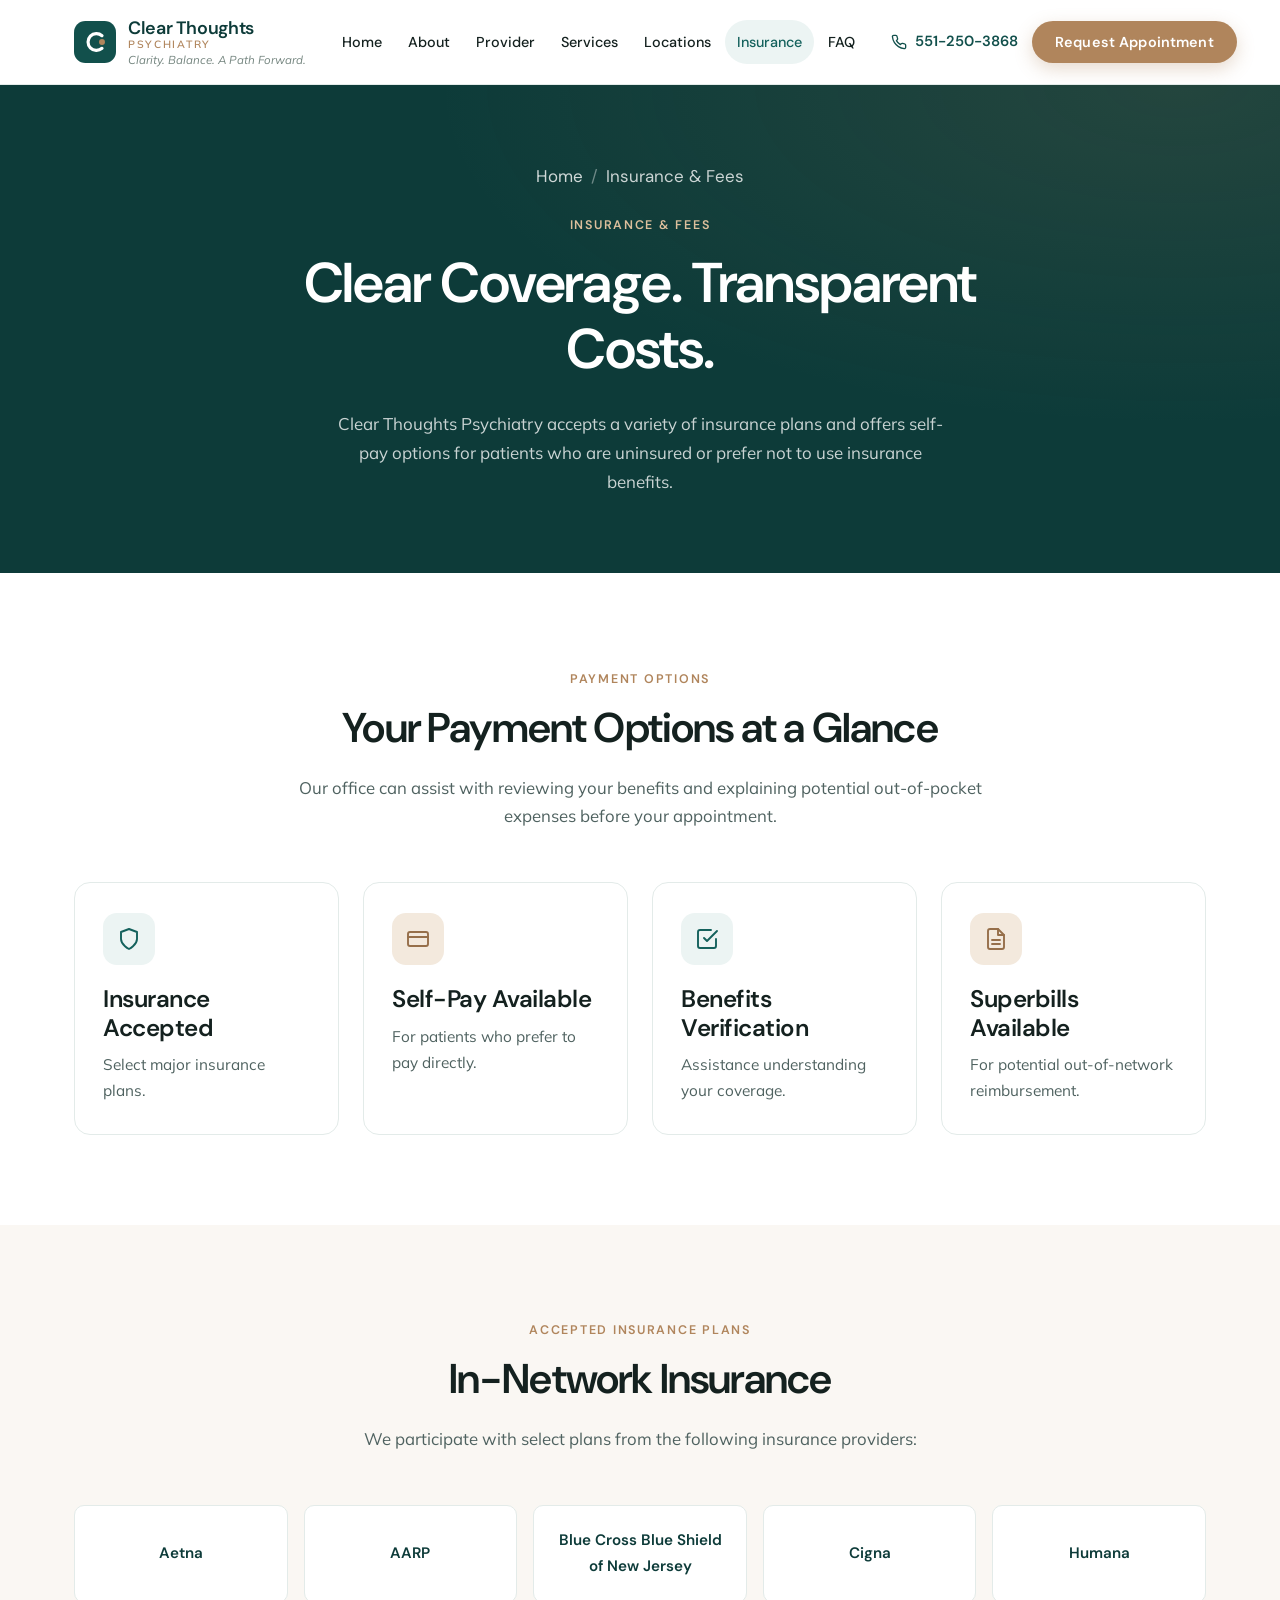
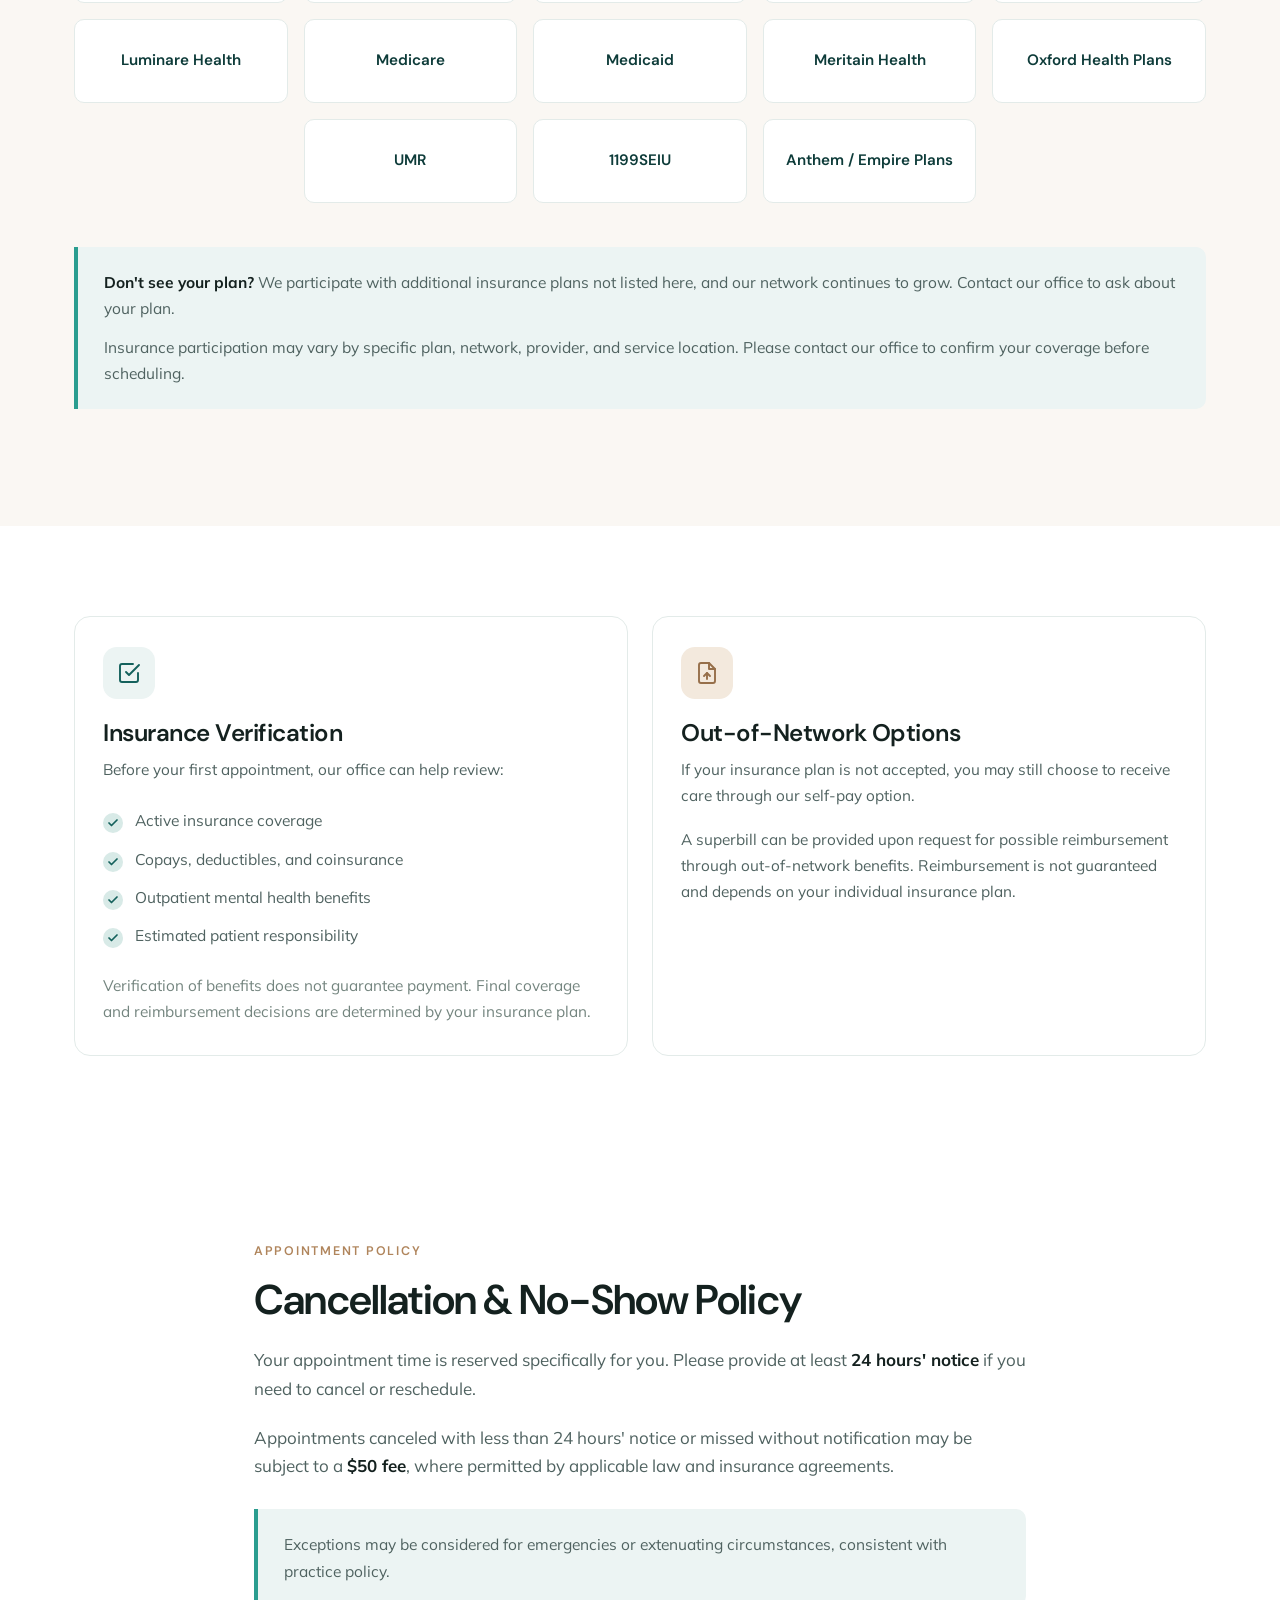
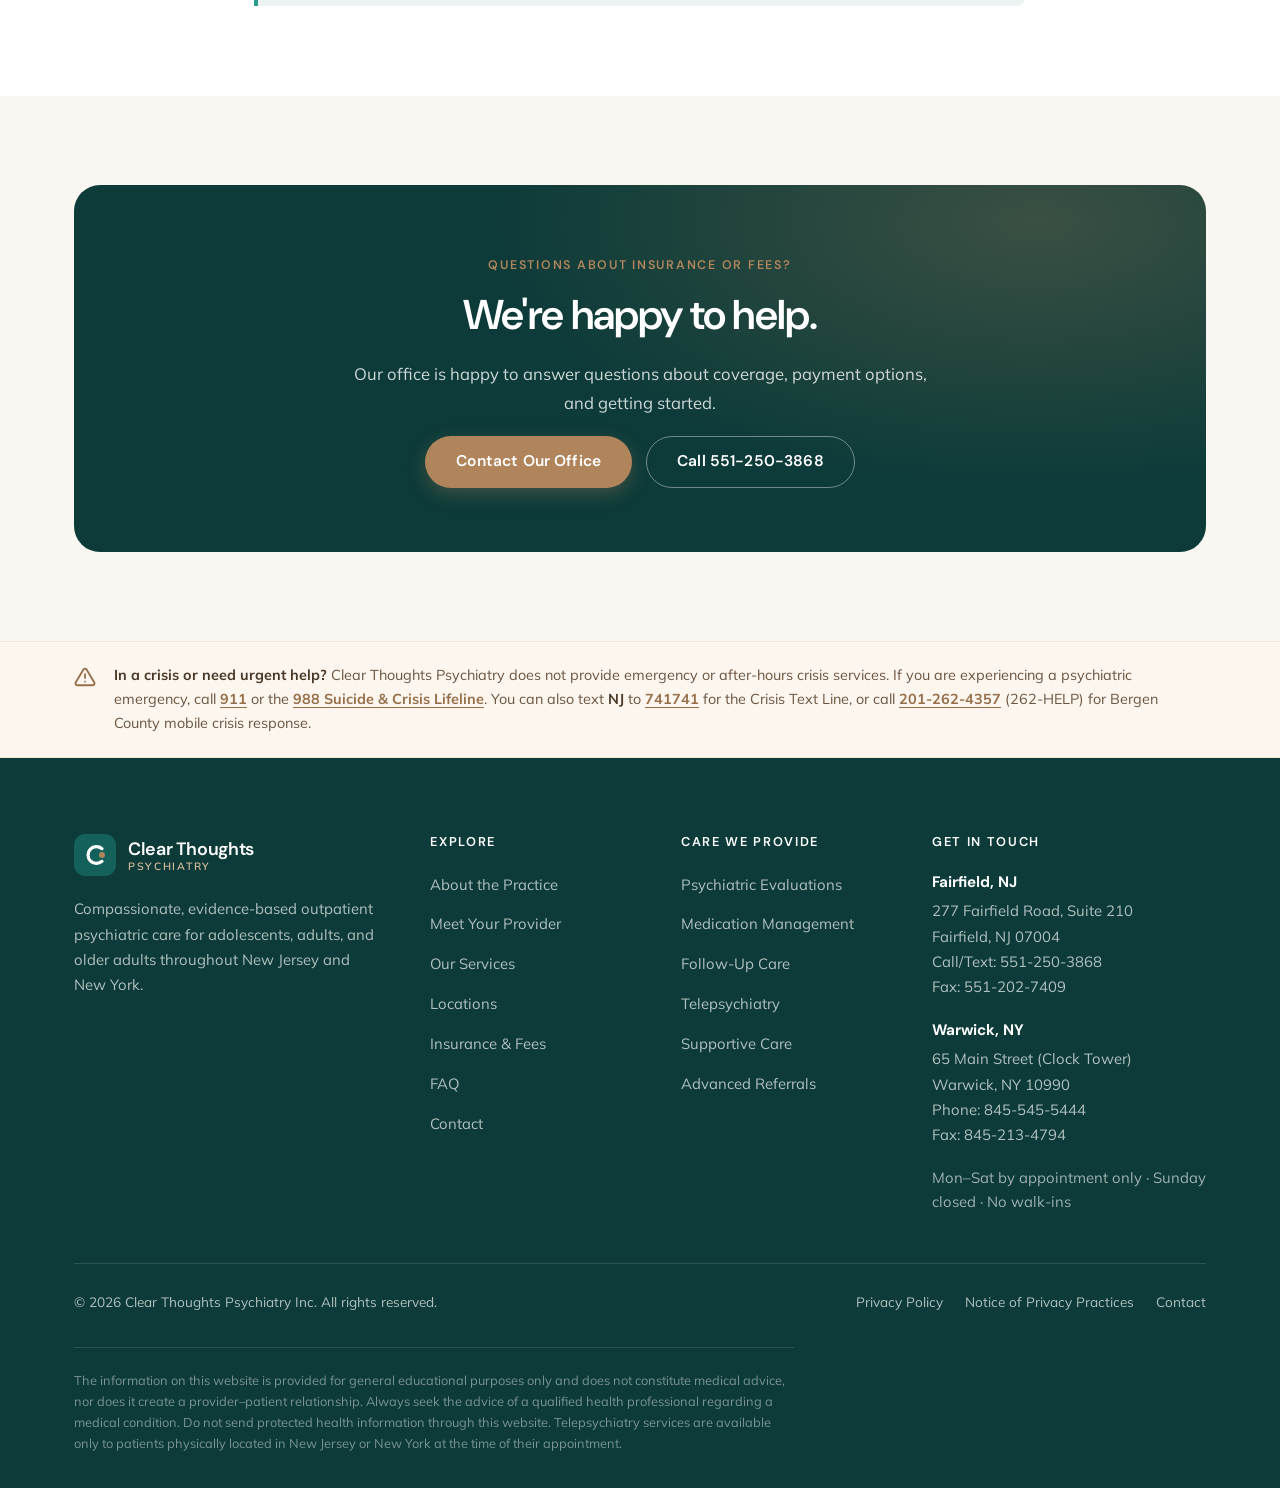
<file: insurance.html>
<!DOCTYPE html>
<html lang="en">
<head>
<meta charset="utf-8">
<meta name="viewport" content="width=device-width, initial-scale=1">
<title>Insurance &amp; Fees | Clear Thoughts Psychiatry Inc.</title>
<meta name="description" content="Clear Thoughts Psychiatry is in-network with Aetna, AARP, BCBSNJ, Cigna, Humana, Medicare, Medicaid, Oxford, UMR, Meritain, Luminare, 1199SEIU, and Anthem/Empire. Self-pay options available.">
<meta name="theme-color" content="#12504c">
<link rel="canonical" href="https://www.clearthoughtspsychiatry.com/insurance.html">
<meta property="og:type" content="website">
<meta property="og:site_name" content="Clear Thoughts Psychiatry Inc.">
<meta property="og:title" content="Insurance &amp; Fees | Clear Thoughts Psychiatry Inc.">
<meta property="og:description" content="Accepted insurance plans, verification of benefits, out-of-network options, and self-pay.">
<link rel="icon" href="images/favicon.svg" type="image/svg+xml">
<link rel="preconnect" href="https://fonts.googleapis.com">
<link rel="preconnect" href="https://fonts.gstatic.com" crossorigin>
<link href="https://fonts.googleapis.com/css2?family=DM+Sans:wght@400;500;600;700&family=Mulish:wght@400;500;600;700&display=swap" rel="stylesheet">
<link rel="stylesheet" href="css/styles.css">
</head>
<body>
<a class="skip-link" href="#main">Skip to main content</a>

<header class="site-header">
  <div class="container header-inner">
    <a class="logo" href="index.html" aria-label="Clear Thoughts Psychiatry — home">
      <svg class="logo__mark" viewBox="0 0 48 48" aria-hidden="true">
        <rect width="48" height="48" rx="13" fill="#12504c"/>
        <path d="M32 16.8a9.6 9.6 0 1 0 0 14.4" fill="none" stroke="#fff" stroke-width="3.6" stroke-linecap="round"/>
        <circle cx="32" cy="24" r="3.4" fill="#b0855c"/>
      </svg>
      <span class="logo__text">
        <span class="logo__name">Clear Thoughts</span>
        <span class="logo__tag">Psychiatry</span>
        <span class="logo__slogan">Clarity. Balance. A Path Forward.</span>
      </span>
    </a>
    <nav class="nav" id="primary-nav" aria-label="Primary">
      <a href="index.html">Home</a>
      <a href="about.html">About</a>
      <a href="provider.html">Provider</a>
      <a href="services.html">Services</a>
      <a href="locations.html">Locations</a>
      <a href="insurance.html" aria-current="page">Insurance</a>
      <a href="faq.html">FAQ</a>
      <a class="btn btn--primary btn--sm nav-mobile-cta" href="contact.html">Request Appointment</a>
    </nav>
    <div class="header-cta">
      <a class="header-phone" href="tel:+15512503868">
        <svg width="16" height="16" viewBox="0 0 24 24" fill="none" stroke="currentColor" stroke-width="2" stroke-linecap="round" stroke-linejoin="round" aria-hidden="true"><path d="M22 16.92v3a2 2 0 0 1-2.18 2 19.79 19.79 0 0 1-8.63-3.07 19.5 19.5 0 0 1-6-6 19.79 19.79 0 0 1-3.07-8.67A2 2 0 0 1 4.11 2h3a2 2 0 0 1 2 1.72c.13.96.36 1.9.7 2.81a2 2 0 0 1-.45 2.11L8.09 9.91a16 16 0 0 0 6 6l1.27-1.27a2 2 0 0 1 2.11-.45c.9.34 1.85.57 2.81.7A2 2 0 0 1 22 16.92z"/></svg>
        551-250-3868
      </a>
      <a class="btn btn--primary btn--sm" href="contact.html">Request Appointment</a>
      <button class="nav-toggle" type="button" aria-label="Open menu" aria-expanded="false" aria-controls="primary-nav"><span></span></button>
    </div>
  </div>
</header>

<main id="main">

<section class="page-hero">
  <div class="container">
    <p class="crumbs"><a href="index.html">Home</a><span>/</span>Insurance &amp; Fees</p>
    <span class="eyebrow">Insurance &amp; Fees</span>
    <h1>Clear Coverage. Transparent Costs.</h1>
    <p>
      Clear Thoughts Psychiatry accepts a variety of insurance plans and offers self-pay
      options for patients who are uninsured or prefer not to use insurance benefits.
    </p>
  </div>
</section>

<!-- PAYMENT OPTIONS AT A GLANCE -->
<section class="section">
  <div class="container">
    <div class="sec-head sec-head--center" data-reveal>
      <span class="eyebrow">Payment Options</span>
      <h2>Your Payment Options at a Glance</h2>
      <p>
        Our office can assist with reviewing your benefits and explaining potential
        out-of-pocket expenses before your appointment.
      </p>
    </div>
    <div class="grid grid-4">
      <div class="card" data-reveal>
        <div class="card__icon"><svg width="24" height="24" viewBox="0 0 24 24" fill="none" stroke="currentColor" stroke-width="1.9" stroke-linecap="round" stroke-linejoin="round" aria-hidden="true"><path d="M12 22s8-4 8-10V5l-8-3-8 3v7c0 6 8 10 8 10z"/></svg></div>
        <h3>Insurance Accepted</h3>
        <p>Select major insurance plans.</p>
      </div>
      <div class="card" data-reveal data-reveal-delay="70">
        <div class="card__icon card__icon--bronze"><svg width="24" height="24" viewBox="0 0 24 24" fill="none" stroke="currentColor" stroke-width="1.9" stroke-linecap="round" stroke-linejoin="round" aria-hidden="true"><rect x="2" y="5" width="20" height="14" rx="2"/><line x1="2" y1="10" x2="22" y2="10"/></svg></div>
        <h3>Self-Pay Available</h3>
        <p>For patients who prefer to pay directly.</p>
      </div>
      <div class="card" data-reveal data-reveal-delay="140">
        <div class="card__icon"><svg width="24" height="24" viewBox="0 0 24 24" fill="none" stroke="currentColor" stroke-width="1.9" stroke-linecap="round" stroke-linejoin="round" aria-hidden="true"><path d="M9 11l3 3L22 4"/><path d="M21 12v7a2 2 0 0 1-2 2H5a2 2 0 0 1-2-2V5a2 2 0 0 1 2-2h11"/></svg></div>
        <h3>Benefits Verification</h3>
        <p>Assistance understanding your coverage.</p>
      </div>
      <div class="card" data-reveal data-reveal-delay="210">
        <div class="card__icon card__icon--bronze"><svg width="24" height="24" viewBox="0 0 24 24" fill="none" stroke="currentColor" stroke-width="1.9" stroke-linecap="round" stroke-linejoin="round" aria-hidden="true"><path d="M14 2H6a2 2 0 0 0-2 2v16a2 2 0 0 0 2 2h12a2 2 0 0 0 2-2V8z"/><polyline points="14 2 14 8 20 8"/><line x1="16" y1="13" x2="8" y2="13"/><line x1="16" y1="17" x2="8" y2="17"/></svg></div>
        <h3>Superbills Available</h3>
        <p>For potential out-of-network reimbursement.</p>
      </div>
    </div>
  </div>
</section>

<!-- IN-NETWORK PLANS -->
<section class="section section--cream anchor-offset" id="plans">
  <div class="container">
    <div class="sec-head sec-head--center" data-reveal>
      <span class="eyebrow">Accepted Insurance Plans</span>
      <h2>In-Network Insurance</h2>
      <p>
        We participate with select plans from the following insurance providers:
      </p>
    </div>

    <!--
      Optional: replace each <span class="plan"> with an <a class="plan"> wrapping the
      carrier's logo image, linking to the carrier's official website. Example:
      <a class="plan" href="https://www.aetna.com" target="_blank" rel="noopener">
        <img src="images/insurers/aetna.svg" alt="Aetna" width="120" height="36">
      </a>
    -->
    <div class="plan-grid" data-reveal>
      <span class="plan">Aetna</span>
      <span class="plan">AARP</span>
      <span class="plan">Blue Cross Blue Shield of New Jersey</span>
      <span class="plan">Cigna</span>
      <span class="plan">Humana</span>
      <span class="plan">Luminare Health</span>
      <span class="plan">Medicare</span>
      <span class="plan">Medicaid</span>
      <span class="plan">Meritain Health</span>
      <span class="plan">Oxford Health Plans</span>
      <span class="plan">UMR</span>
      <span class="plan">1199SEIU</span>
      <span class="plan">Anthem / Empire Plans</span>
    </div>

    <div class="callout mt-5" data-reveal>
      <p>
        <strong>Don't see your plan?</strong> We participate with additional insurance
        plans not listed here, and our network continues to grow. Contact our office to
        ask about your plan.
      </p>
      <p>
        Insurance participation may vary by specific plan, network, provider, and service
        location. Please contact our office to confirm your coverage before scheduling.
      </p>
    </div>
  </div>
</section>

<!-- VERIFICATION + OON -->
<section class="section">
  <div class="container">
    <div class="grid grid-2">
      <div class="card" data-reveal>
        <div class="card__icon">
          <svg width="24" height="24" viewBox="0 0 24 24" fill="none" stroke="currentColor" stroke-width="1.9" stroke-linecap="round" stroke-linejoin="round" aria-hidden="true"><path d="M9 11l3 3L22 4"/><path d="M21 12v7a2 2 0 0 1-2 2H5a2 2 0 0 1-2-2V5a2 2 0 0 1 2-2h11"/></svg>
        </div>
        <h3>Insurance Verification</h3>
        <p>
          Before your first appointment, our office can help review:
        </p>
        <ul class="check-list mt-3">
          <li>Active insurance coverage</li>
          <li>Copays, deductibles, and coinsurance</li>
          <li>Outpatient mental health benefits</li>
          <li>Estimated patient responsibility</li>
        </ul>
        <p class="small mt-3">
          Verification of benefits does not guarantee payment. Final coverage and
          reimbursement decisions are determined by your insurance plan.
        </p>
      </div>

      <div class="card" data-reveal data-reveal-delay="120">
        <div class="card__icon card__icon--bronze">
          <svg width="24" height="24" viewBox="0 0 24 24" fill="none" stroke="currentColor" stroke-width="1.9" stroke-linecap="round" stroke-linejoin="round" aria-hidden="true"><path d="M14 2H6a2 2 0 0 0-2 2v16a2 2 0 0 0 2 2h12a2 2 0 0 0 2-2V8z"/><polyline points="14 2 14 8 20 8"/><path d="M12 18v-6"/><path d="m9 15 3-3 3 3"/></svg>
        </div>
        <h3>Out-of-Network Options</h3>
        <p>
          If your insurance plan is not accepted, you may still choose to receive care
          through our self-pay option.
        </p>
        <p>
          A superbill can be provided upon request for possible reimbursement through
          out-of-network benefits. Reimbursement is not guaranteed and depends on your
          individual insurance plan.
        </p>
      </div>
    </div>
  </div>
</section>

<!-- CANCELLATION POLICY -->
<section class="section anchor-offset" id="cancellation">
  <div class="container container--narrow">
    <div class="prose" data-reveal>
      <span class="eyebrow">Appointment Policy</span>
      <h2>Cancellation &amp; No-Show Policy</h2>
      <p>
        Your appointment time is reserved specifically for you. Please provide at least
        <strong>24 hours' notice</strong> if you need to cancel or reschedule.
      </p>
      <p>
        Appointments canceled with less than 24 hours' notice or missed without
        notification may be subject to a <strong>$50 fee</strong>, where permitted by
        applicable law and insurance agreements.
      </p>
      <div class="callout">
        <p>
          Exceptions may be considered for emergencies or extenuating circumstances,
          consistent with practice policy.
        </p>
      </div>
    </div>
  </div>
</section>

<!-- CTA -->
<section class="section section--cream">
  <div class="container">
    <div class="cta-band" data-reveal>
      <span class="eyebrow">Questions About Insurance or Fees?</span>
      <h2>We're happy to help.</h2>
      <p>
        Our office is happy to answer questions about coverage, payment options, and
        getting started.
      </p>
      <div class="btn-row btn-row--center">
        <a class="btn btn--primary" href="contact.html">Contact Our Office</a>
        <a class="btn btn--outline-light" href="tel:+15512503868">Call 551-250-3868</a>
      </div>
    </div>
  </div>
</section>

</main>

<section class="crisis">
  <div class="container crisis__inner">
    <svg width="22" height="22" viewBox="0 0 24 24" fill="none" stroke="currentColor" stroke-width="2" stroke-linecap="round" stroke-linejoin="round" aria-hidden="true"><path d="M10.29 3.86 1.82 18a2 2 0 0 0 1.71 3h16.94a2 2 0 0 0 1.71-3L13.71 3.86a2 2 0 0 0-3.42 0z"/><line x1="12" y1="9" x2="12" y2="13"/><line x1="12" y1="17" x2="12.01" y2="17"/></svg>
    <p>
      <strong>In a crisis or need urgent help?</strong>
      Clear Thoughts Psychiatry does not provide emergency or after-hours crisis services.
      If you are experiencing a psychiatric emergency, call <a href="tel:911">911</a> or the
      <a href="tel:988">988 Suicide &amp; Crisis Lifeline</a>. You can also text
      <strong>NJ</strong> to <a href="sms:741741">741741</a> for the Crisis Text Line, or call
      <a href="tel:+12012624357">201-262-4357</a> (262-HELP) for Bergen County mobile crisis response.
    </p>
  </div>
</section>

<footer class="site-footer">
  <div class="container">
    <div class="footer-grid">
      <div>
        <a class="logo" href="index.html" aria-label="Clear Thoughts Psychiatry — home">
          <svg class="logo__mark" viewBox="0 0 48 48" aria-hidden="true">
            <rect width="48" height="48" rx="13" fill="#14615c"/>
            <path d="M32 16.8a9.6 9.6 0 1 0 0 14.4" fill="none" stroke="#fff" stroke-width="3.6" stroke-linecap="round"/>
            <circle cx="32" cy="24" r="3.4" fill="#b0855c"/>
          </svg>
          <span class="logo__text">
            <span class="logo__name">Clear Thoughts</span>
            <span class="logo__tag">Psychiatry</span>
          </span>
        </a>
        <p class="footer-about">
          Compassionate, evidence-based outpatient psychiatric care for adolescents,
          adults, and older adults throughout New Jersey and New York.
        </p>
      </div>
      <div class="footer-col">
        <h4>Explore</h4>
        <ul>
          <li><a href="about.html">About the Practice</a></li>
          <li><a href="provider.html">Meet Your Provider</a></li>
          <li><a href="services.html">Our Services</a></li>
          <li><a href="locations.html">Locations</a></li>
          <li><a href="insurance.html">Insurance &amp; Fees</a></li>
          <li><a href="faq.html">FAQ</a></li>
          <li><a href="contact.html">Contact</a></li>
        </ul>
      </div>
      <div class="footer-col">
        <h4>Care We Provide</h4>
        <ul>
          <li><a href="services.html#evaluations">Psychiatric Evaluations</a></li>
          <li><a href="services.html#medication">Medication Management</a></li>
          <li><a href="services.html#follow-up">Follow-Up Care</a></li>
          <li><a href="services.html#telepsychiatry">Telepsychiatry</a></li>
          <li><a href="services.html#supportive">Supportive Care</a></li>
          <li><a href="services.html#referrals">Advanced Referrals</a></li>
        </ul>
      </div>
      <div class="footer-col">
        <h4>Get in Touch</h4>
        <address class="footer-addr">
          <strong>Fairfield, NJ</strong>
          277 Fairfield Road, Suite 210<br>
          Fairfield, NJ 07004<br>
          Call/Text: <a href="tel:+15512503868">551-250-3868</a><br>
          Fax: 551-202-7409
        </address>
        <address class="footer-addr">
          <strong>Warwick, NY</strong>
          65 Main Street (Clock Tower)<br>
          Warwick, NY 10990<br>
          Phone: <a href="tel:+18455455444">845-545-5444</a><br>
          Fax: 845-213-4794
        </address>
        <p class="small" style="color:rgba(255,255,255,.6)">
          Mon–Sat by appointment only · Sunday closed · No walk-ins
        </p>
      </div>
    </div>
    <div class="footer-bottom">
      <span>&copy; <span data-year>2026</span> Clear Thoughts Psychiatry Inc. All rights reserved.</span>
      <span class="footer-legal">
        <a href="privacy.html">Privacy Policy</a>
        <a href="privacy.html#hipaa">Notice of Privacy Practices</a>
        <a href="contact.html">Contact</a>
      </span>
    </div>
    <p class="footer-disclaimer">
      The information on this website is provided for general educational purposes only and
      does not constitute medical advice, nor does it create a provider–patient relationship.
      Always seek the advice of a qualified health professional regarding a medical condition.
      Do not send protected health information through this website. Telepsychiatry services
      are available only to patients physically located in New Jersey or New York at the time
      of their appointment.
    </p>
  </div>
</footer>

<script src="js/main.js" defer></script>
</body>
</html>
</file>
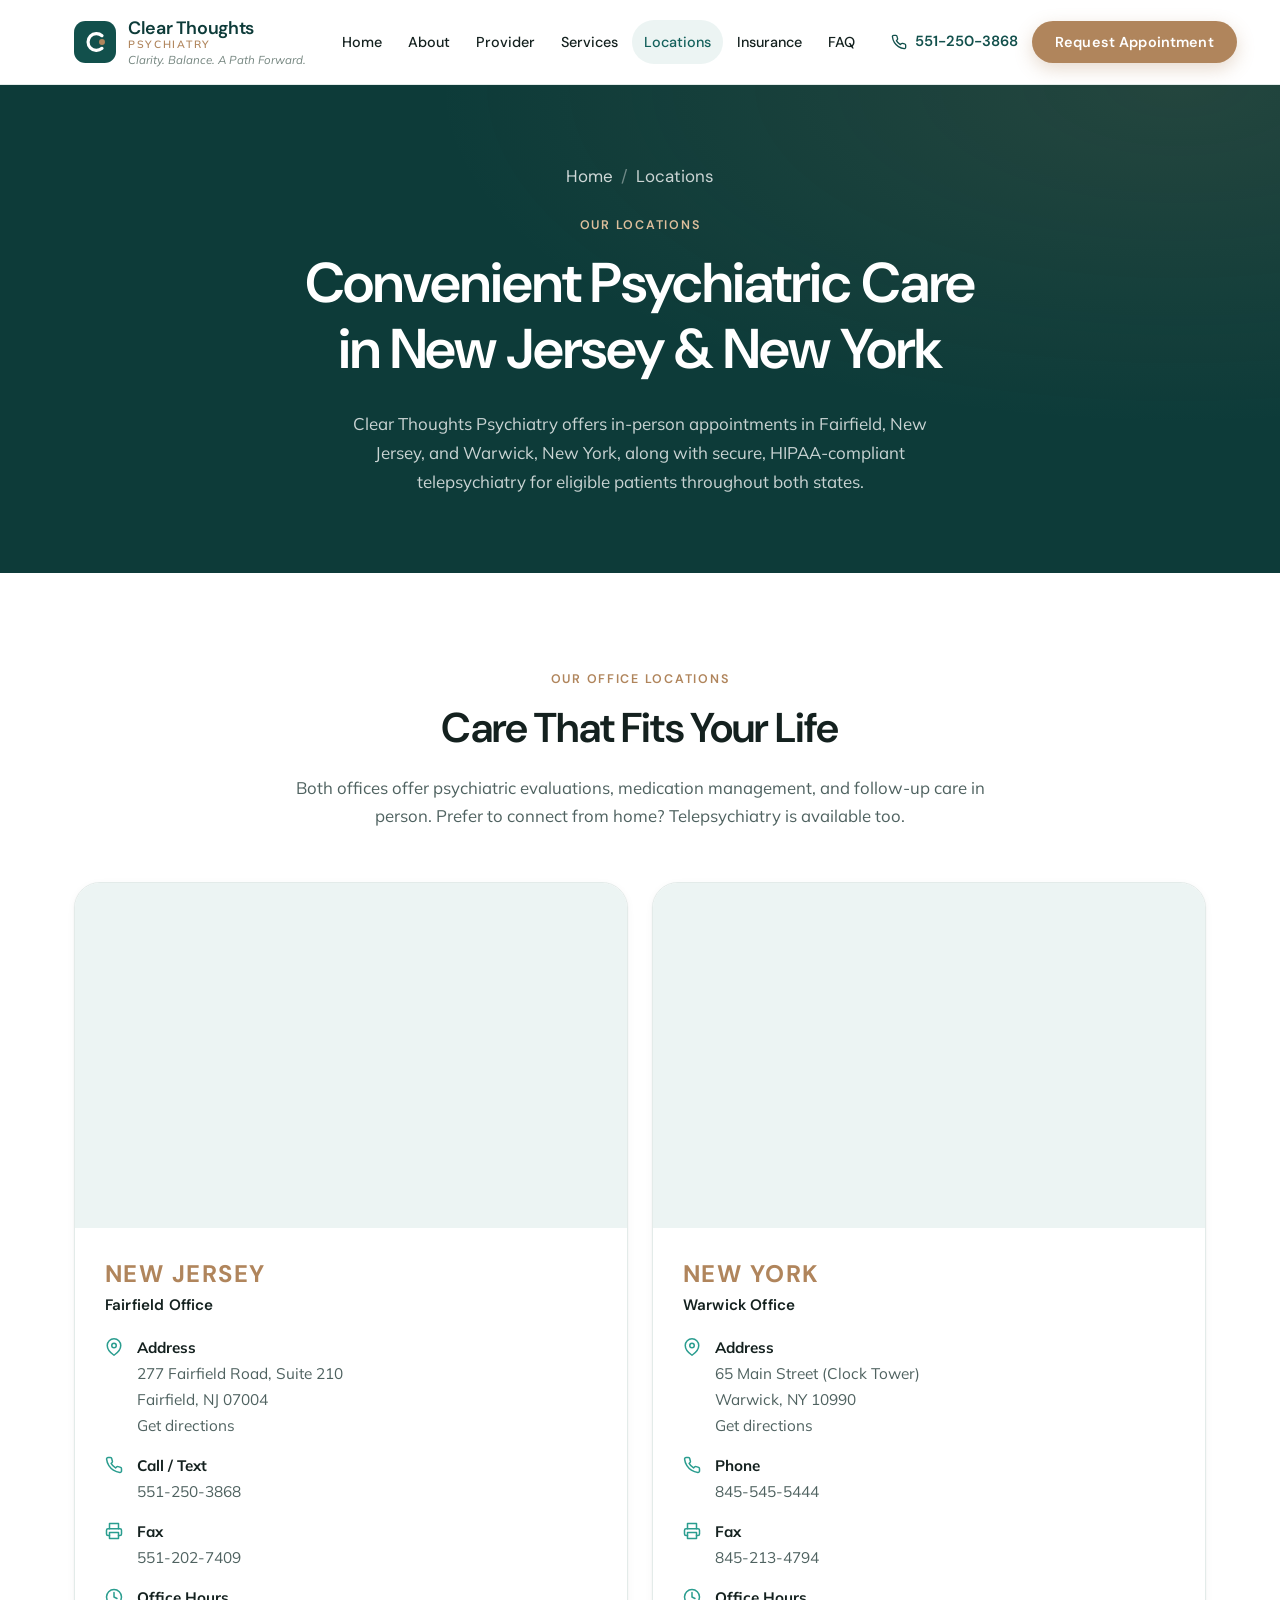
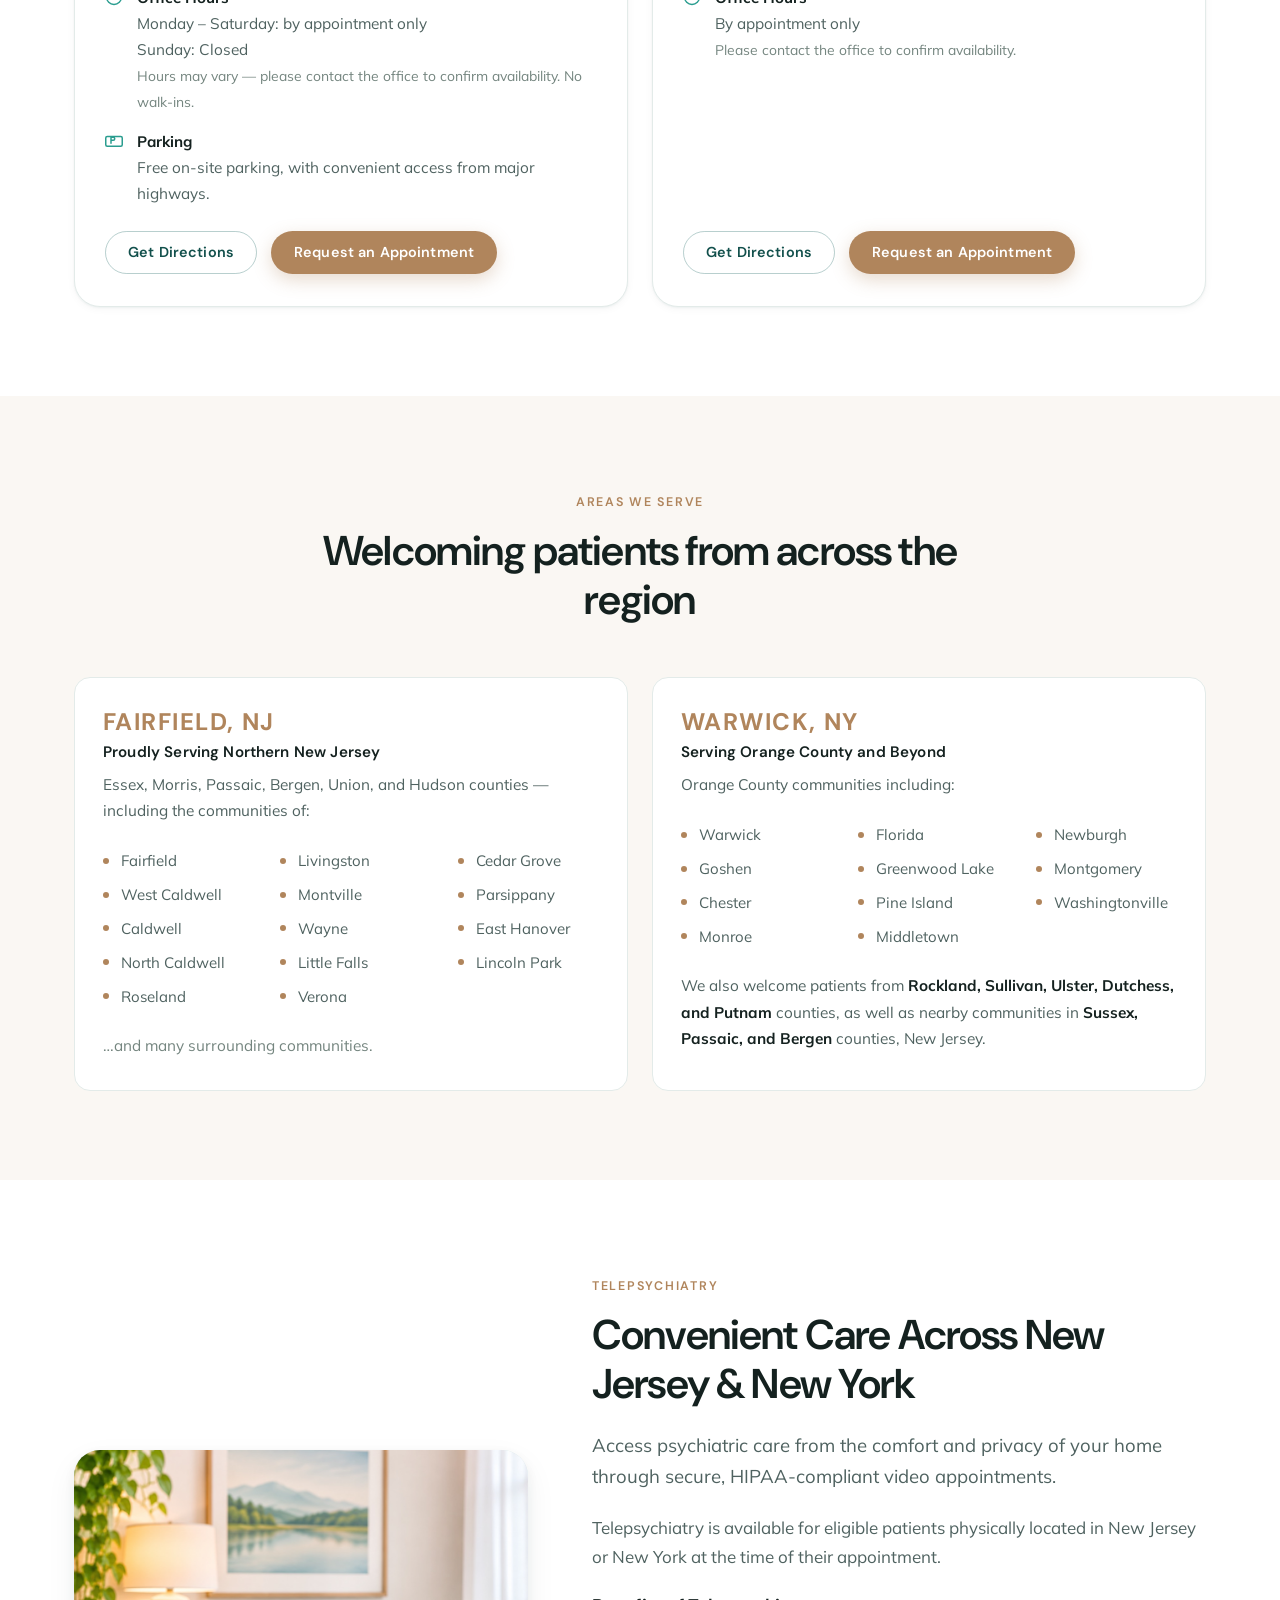
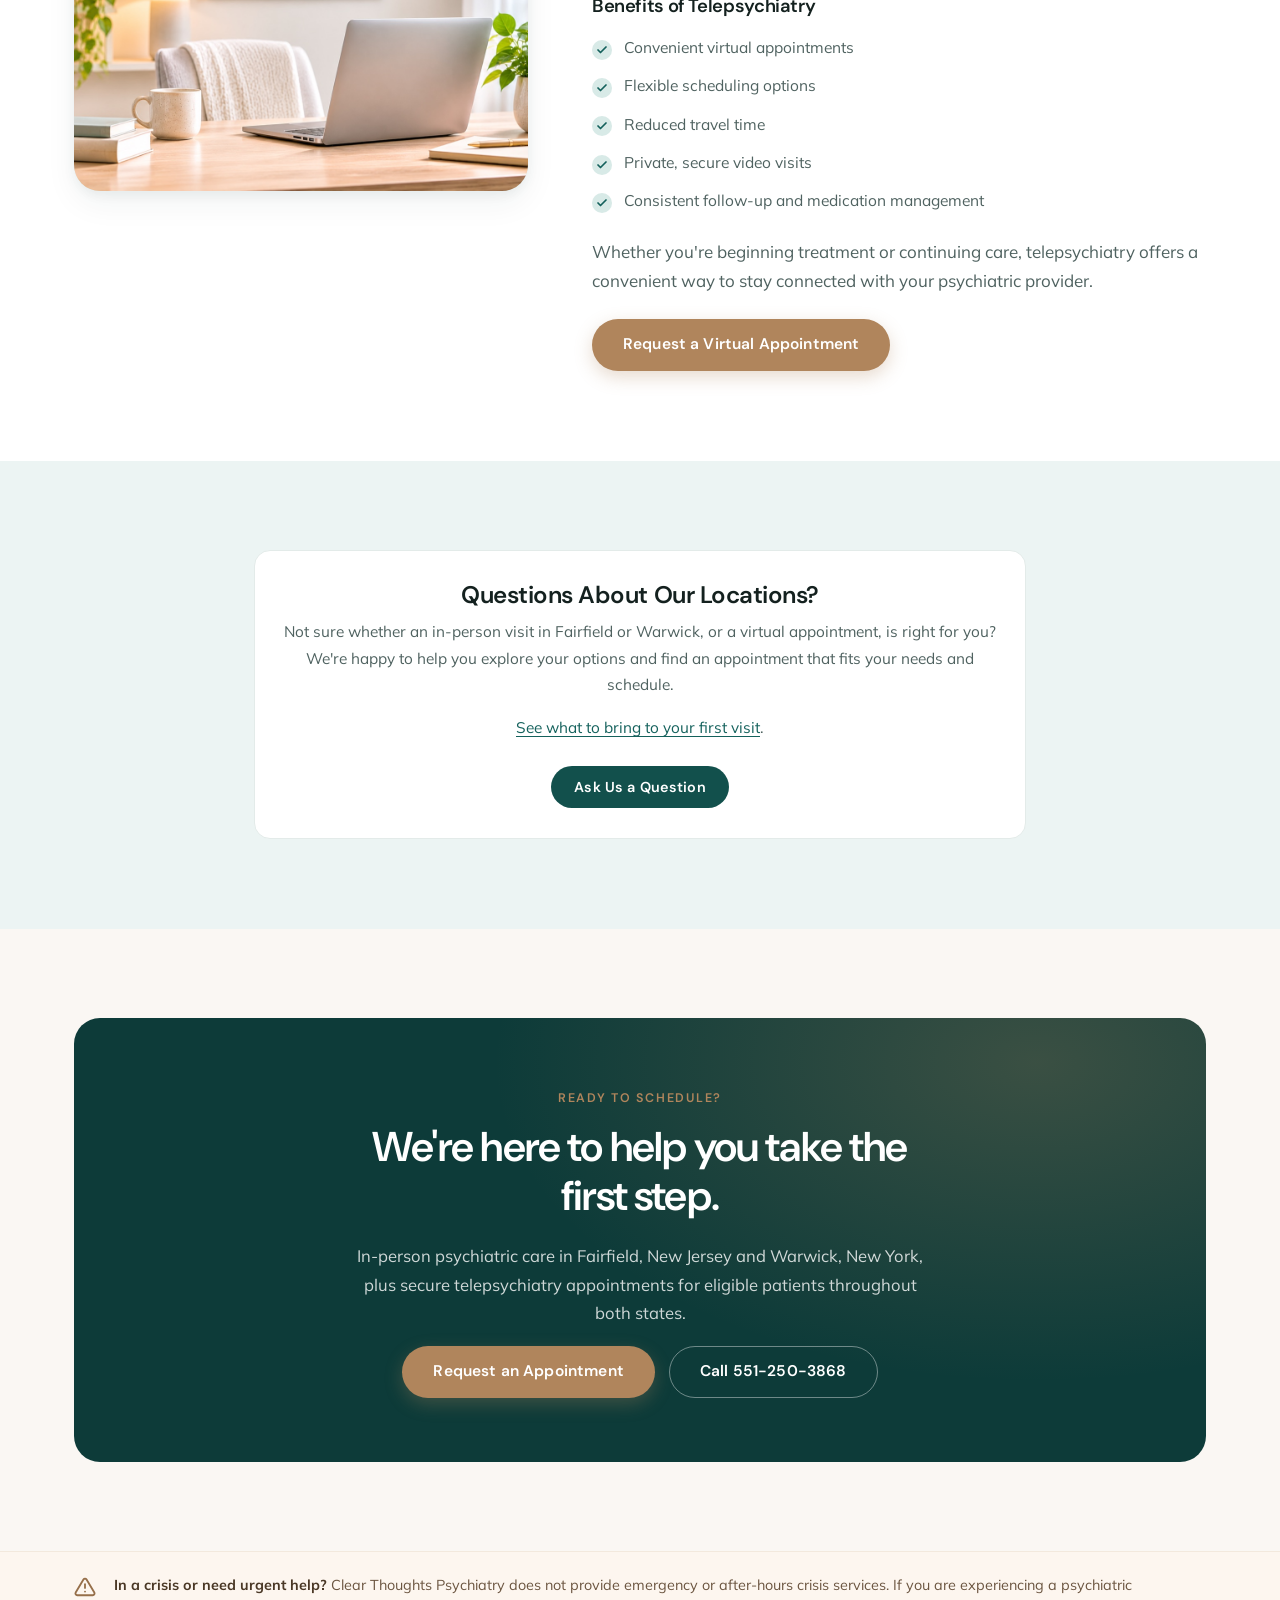
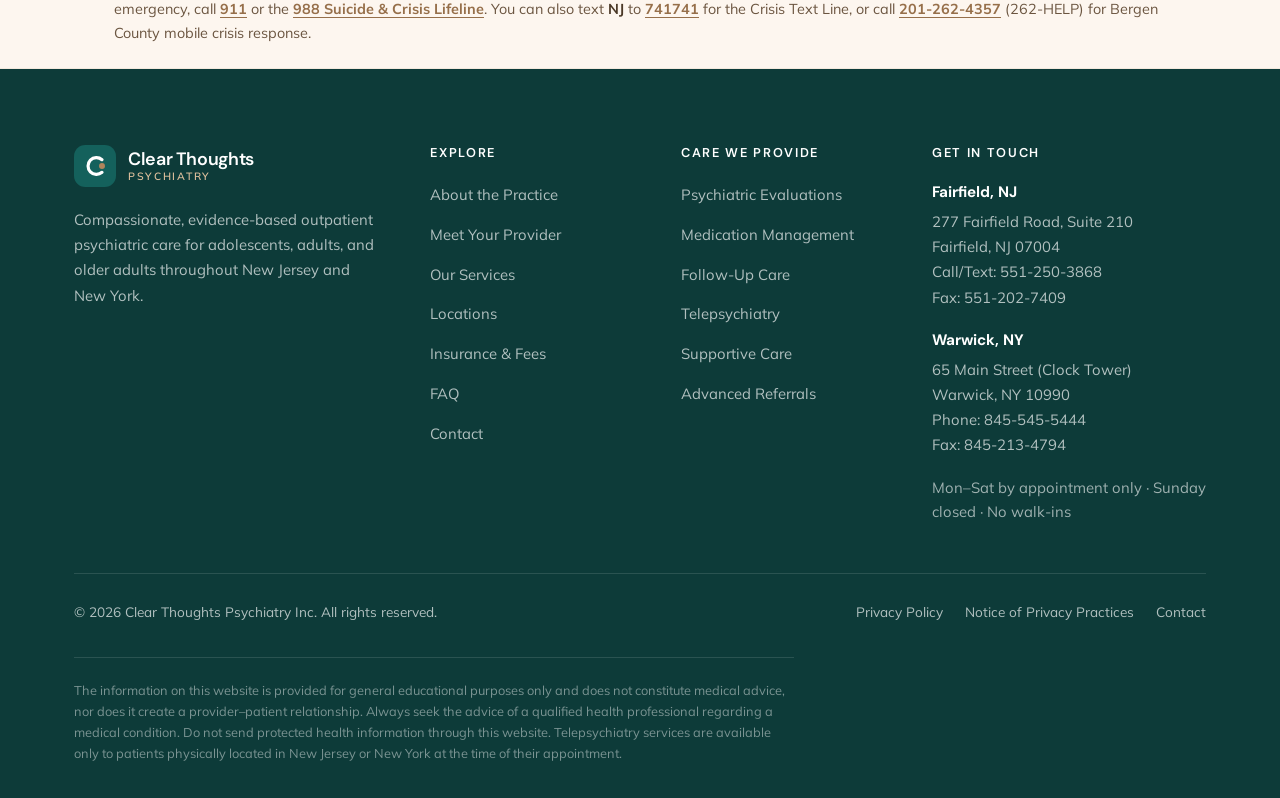
<file: locations.html>
<!DOCTYPE html>
<html lang="en">
<head>
<meta charset="utf-8">
<meta name="viewport" content="width=device-width, initial-scale=1">
<title>Our Locations — Fairfield NJ &amp; Warwick NY | Clear Thoughts Psychiatry Inc.</title>
<meta name="description" content="In-person psychiatric care at 277 Fairfield Road, Suite 210, Fairfield NJ and 65 Main Street, Warwick NY — plus secure telepsychiatry throughout New Jersey and New York.">
<meta name="theme-color" content="#12504c">
<link rel="canonical" href="https://www.clearthoughtspsychiatry.com/locations.html">
<meta property="og:type" content="website">
<meta property="og:site_name" content="Clear Thoughts Psychiatry Inc.">
<meta property="og:title" content="Our Locations | Clear Thoughts Psychiatry Inc.">
<meta property="og:description" content="Offices in Fairfield, New Jersey and Warwick, New York, plus secure telepsychiatry.">
<link rel="icon" href="images/favicon.svg" type="image/svg+xml">
<link rel="preconnect" href="https://fonts.googleapis.com">
<link rel="preconnect" href="https://fonts.gstatic.com" crossorigin>
<link href="https://fonts.googleapis.com/css2?family=DM+Sans:wght@400;500;600;700&family=Mulish:wght@400;500;600;700&display=swap" rel="stylesheet">
<link rel="stylesheet" href="css/styles.css">
</head>
<body>
<a class="skip-link" href="#main">Skip to main content</a>

<header class="site-header">
  <div class="container header-inner">
    <a class="logo" href="index.html" aria-label="Clear Thoughts Psychiatry — home">
      <svg class="logo__mark" viewBox="0 0 48 48" aria-hidden="true">
        <rect width="48" height="48" rx="13" fill="#12504c"/>
        <path d="M32 16.8a9.6 9.6 0 1 0 0 14.4" fill="none" stroke="#fff" stroke-width="3.6" stroke-linecap="round"/>
        <circle cx="32" cy="24" r="3.4" fill="#b0855c"/>
      </svg>
      <span class="logo__text">
        <span class="logo__name">Clear Thoughts</span>
        <span class="logo__tag">Psychiatry</span>
        <span class="logo__slogan">Clarity. Balance. A Path Forward.</span>
      </span>
    </a>
    <nav class="nav" id="primary-nav" aria-label="Primary">
      <a href="index.html">Home</a>
      <a href="about.html">About</a>
      <a href="provider.html">Provider</a>
      <a href="services.html">Services</a>
      <a href="locations.html" aria-current="page">Locations</a>
      <a href="insurance.html">Insurance</a>
      <a href="faq.html">FAQ</a>
      <a class="btn btn--primary btn--sm nav-mobile-cta" href="contact.html">Request Appointment</a>
    </nav>
    <div class="header-cta">
      <a class="header-phone" href="tel:+15512503868">
        <svg width="16" height="16" viewBox="0 0 24 24" fill="none" stroke="currentColor" stroke-width="2" stroke-linecap="round" stroke-linejoin="round" aria-hidden="true"><path d="M22 16.92v3a2 2 0 0 1-2.18 2 19.79 19.79 0 0 1-8.63-3.07 19.5 19.5 0 0 1-6-6 19.79 19.79 0 0 1-3.07-8.67A2 2 0 0 1 4.11 2h3a2 2 0 0 1 2 1.72c.13.96.36 1.9.7 2.81a2 2 0 0 1-.45 2.11L8.09 9.91a16 16 0 0 0 6 6l1.27-1.27a2 2 0 0 1 2.11-.45c.9.34 1.85.57 2.81.7A2 2 0 0 1 22 16.92z"/></svg>
        551-250-3868
      </a>
      <a class="btn btn--primary btn--sm" href="contact.html">Request Appointment</a>
      <button class="nav-toggle" type="button" aria-label="Open menu" aria-expanded="false" aria-controls="primary-nav"><span></span></button>
    </div>
  </div>
</header>

<main id="main">

<section class="page-hero">
  <div class="container">
    <p class="crumbs"><a href="index.html">Home</a><span>/</span>Locations</p>
    <span class="eyebrow">Our Locations</span>
    <h1>Convenient Psychiatric Care in New Jersey &amp; New York</h1>
    <p>
      Clear Thoughts Psychiatry offers in-person appointments in Fairfield, New Jersey,
      and Warwick, New York, along with secure, HIPAA-compliant telepsychiatry for
      eligible patients throughout both states.
    </p>
  </div>
</section>

<!-- LOCATION CARDS -->
<section class="section">
  <div class="container">
    <div class="sec-head sec-head--center" data-reveal>
      <span class="eyebrow">Our Office Locations</span>
      <h2>Care That Fits Your Life</h2>
      <p>
        Both offices offer psychiatric evaluations, medication management, and follow-up
        care in person. Prefer to connect from home? Telepsychiatry is available too.
      </p>
    </div>

    <div class="grid grid-2">
      <!-- FAIRFIELD -->
      <article class="loc-card anchor-offset" id="fairfield" data-reveal>
        <div class="loc-card__map">
          <iframe
            title="Map showing Clear Thoughts Psychiatry at 277 Fairfield Road, Suite 210, Fairfield, NJ 07004"
            src="https://www.google.com/maps?q=277+Fairfield+Road+Suite+210+Fairfield+NJ+07004&output=embed"
            loading="lazy" referrerpolicy="no-referrer-when-downgrade" allowfullscreen></iframe>
        </div>
        <div class="loc-card__body">
          <span class="loc-card__state">New Jersey</span>
          <h3>Fairfield Office</h3>
          <ul class="detail-list mt-2">
            <li>
              <svg width="18" height="18" viewBox="0 0 24 24" fill="none" stroke="currentColor" stroke-width="2" stroke-linecap="round" stroke-linejoin="round" aria-hidden="true"><path d="M21 10c0 7-9 13-9 13s-9-6-9-13a9 9 0 0 1 18 0z"/><circle cx="12" cy="10" r="3"/></svg>
              <span>
                <strong>Address</strong>
                277 Fairfield Road, Suite 210<br>
                Fairfield, NJ 07004<br>
                <a href="https://www.google.com/maps/dir/?api=1&destination=277+Fairfield+Road+Suite+210+Fairfield+NJ+07004" target="_blank" rel="noopener">Get directions</a>
              </span>
            </li>
            <li>
              <svg width="18" height="18" viewBox="0 0 24 24" fill="none" stroke="currentColor" stroke-width="2" stroke-linecap="round" stroke-linejoin="round" aria-hidden="true"><path d="M22 16.92v3a2 2 0 0 1-2.18 2 19.79 19.79 0 0 1-8.63-3.07 19.5 19.5 0 0 1-6-6 19.79 19.79 0 0 1-3.07-8.67A2 2 0 0 1 4.11 2h3a2 2 0 0 1 2 1.72c.13.96.36 1.9.7 2.81a2 2 0 0 1-.45 2.11L8.09 9.91a16 16 0 0 0 6 6l1.27-1.27a2 2 0 0 1 2.11-.45c.9.34 1.85.57 2.81.7A2 2 0 0 1 22 16.92z"/></svg>
              <span>
                <strong>Call / Text</strong>
                <a href="tel:+15512503868">551-250-3868</a>
              </span>
            </li>
            <li>
              <svg width="18" height="18" viewBox="0 0 24 24" fill="none" stroke="currentColor" stroke-width="2" stroke-linecap="round" stroke-linejoin="round" aria-hidden="true"><polyline points="6 9 6 2 18 2 18 9"/><path d="M6 18H4a2 2 0 0 1-2-2v-5a2 2 0 0 1 2-2h16a2 2 0 0 1 2 2v5a2 2 0 0 1-2 2h-2"/><rect x="6" y="14" width="12" height="8"/></svg>
              <span>
                <strong>Fax</strong>
                551-202-7409
              </span>
            </li>
            <li>
              <svg width="18" height="18" viewBox="0 0 24 24" fill="none" stroke="currentColor" stroke-width="2" stroke-linecap="round" stroke-linejoin="round" aria-hidden="true"><circle cx="12" cy="12" r="10"/><polyline points="12 6 12 12 16 14"/></svg>
              <span>
                <strong>Office Hours</strong>
                Monday – Saturday: by appointment only<br>
                Sunday: Closed<br>
                <span class="small">Hours may vary — please contact the office to confirm availability. No walk-ins.</span>
              </span>
            </li>
            <li>
              <svg width="18" height="18" viewBox="0 0 24 24" fill="none" stroke="currentColor" stroke-width="2" stroke-linecap="round" stroke-linejoin="round" aria-hidden="true"><rect x="1" y="6" width="22" height="13" rx="2"/><path d="M8 11h3a2 2 0 1 0 0-4H8v8"/></svg>
              <span>
                <strong>Parking</strong>
                Free on-site parking, with convenient access from major highways.
              </span>
            </li>
          </ul>

          <div class="btn-row">
            <a class="btn btn--ghost btn--sm" href="https://www.google.com/maps/dir/?api=1&destination=277+Fairfield+Road+Suite+210+Fairfield+NJ+07004" target="_blank" rel="noopener">Get Directions</a>
            <a class="btn btn--primary btn--sm" href="contact.html">Request an Appointment</a>
          </div>
        </div>
      </article>

      <!-- WARWICK -->
      <article class="loc-card anchor-offset" id="warwick" data-reveal data-reveal-delay="120">
        <div class="loc-card__map">
          <iframe
            title="Map showing Clear Thoughts Psychiatry at 65 Main Street, Warwick, NY 10990"
            src="https://www.google.com/maps?q=65+Main+Street+Warwick+NY+10990&output=embed"
            loading="lazy" referrerpolicy="no-referrer-when-downgrade" allowfullscreen></iframe>
        </div>
        <div class="loc-card__body">
          <span class="loc-card__state">New York</span>
          <h3>Warwick Office</h3>
          <ul class="detail-list mt-2">
            <li>
              <svg width="18" height="18" viewBox="0 0 24 24" fill="none" stroke="currentColor" stroke-width="2" stroke-linecap="round" stroke-linejoin="round" aria-hidden="true"><path d="M21 10c0 7-9 13-9 13s-9-6-9-13a9 9 0 0 1 18 0z"/><circle cx="12" cy="10" r="3"/></svg>
              <span>
                <strong>Address</strong>
                65 Main Street (Clock Tower)<br>
                Warwick, NY 10990<br>
                <a href="https://www.google.com/maps/dir/?api=1&destination=65+Main+Street+Warwick+NY+10990" target="_blank" rel="noopener">Get directions</a>
              </span>
            </li>
            <li>
              <svg width="18" height="18" viewBox="0 0 24 24" fill="none" stroke="currentColor" stroke-width="2" stroke-linecap="round" stroke-linejoin="round" aria-hidden="true"><path d="M22 16.92v3a2 2 0 0 1-2.18 2 19.79 19.79 0 0 1-8.63-3.07 19.5 19.5 0 0 1-6-6 19.79 19.79 0 0 1-3.07-8.67A2 2 0 0 1 4.11 2h3a2 2 0 0 1 2 1.72c.13.96.36 1.9.7 2.81a2 2 0 0 1-.45 2.11L8.09 9.91a16 16 0 0 0 6 6l1.27-1.27a2 2 0 0 1 2.11-.45c.9.34 1.85.57 2.81.7A2 2 0 0 1 22 16.92z"/></svg>
              <span>
                <strong>Phone</strong>
                <a href="tel:+18455455444">845-545-5444</a>
              </span>
            </li>
            <li>
              <svg width="18" height="18" viewBox="0 0 24 24" fill="none" stroke="currentColor" stroke-width="2" stroke-linecap="round" stroke-linejoin="round" aria-hidden="true"><polyline points="6 9 6 2 18 2 18 9"/><path d="M6 18H4a2 2 0 0 1-2-2v-5a2 2 0 0 1 2-2h16a2 2 0 0 1 2 2v5a2 2 0 0 1-2 2h-2"/><rect x="6" y="14" width="12" height="8"/></svg>
              <span>
                <strong>Fax</strong>
                845-213-4794
              </span>
            </li>
            <li>
              <svg width="18" height="18" viewBox="0 0 24 24" fill="none" stroke="currentColor" stroke-width="2" stroke-linecap="round" stroke-linejoin="round" aria-hidden="true"><circle cx="12" cy="12" r="10"/><polyline points="12 6 12 12 16 14"/></svg>
              <span>
                <strong>Office Hours</strong>
                By appointment only<br>
                <span class="small">Please contact the office to confirm availability.</span>
              </span>
            </li>
          </ul>

          <div class="btn-row">
            <a class="btn btn--ghost btn--sm" href="https://www.google.com/maps/dir/?api=1&destination=65+Main+Street+Warwick+NY+10990" target="_blank" rel="noopener">Get Directions</a>
            <a class="btn btn--primary btn--sm" href="contact.html">Request an Appointment</a>
          </div>
        </div>
      </article>
    </div>
  </div>
</section>

<!-- SERVICE AREAS -->
<section class="section section--cream">
  <div class="container">
    <div class="sec-head sec-head--center" data-reveal>
      <span class="eyebrow">Areas We Serve</span>
      <h2>Welcoming patients from across the region</h2>
    </div>

    <div class="grid grid-2">
      <div class="card" data-reveal>
        <span class="loc-card__state">Fairfield, NJ</span>
        <h3>Proudly Serving Northern New Jersey</h3>
        <p>
          Essex, Morris, Passaic, Bergen, Union, and Hudson counties — including the
          communities of:
        </p>
        <ul class="area-cols mt-3">
          <li>Fairfield</li>
          <li>West Caldwell</li>
          <li>Caldwell</li>
          <li>North Caldwell</li>
          <li>Roseland</li>
          <li>Livingston</li>
          <li>Montville</li>
          <li>Wayne</li>
          <li>Little Falls</li>
          <li>Verona</li>
          <li>Cedar Grove</li>
          <li>Parsippany</li>
          <li>East Hanover</li>
          <li>Lincoln Park</li>
        </ul>
        <p class="small mt-3">…and many surrounding communities.</p>
      </div>

      <div class="card" data-reveal data-reveal-delay="120">
        <span class="loc-card__state">Warwick, NY</span>
        <h3>Serving Orange County and Beyond</h3>
        <p>Orange County communities including:</p>
        <ul class="area-cols mt-3">
          <li>Warwick</li>
          <li>Goshen</li>
          <li>Chester</li>
          <li>Monroe</li>
          <li>Florida</li>
          <li>Greenwood Lake</li>
          <li>Pine Island</li>
          <li>Middletown</li>
          <li>Newburgh</li>
          <li>Montgomery</li>
          <li>Washingtonville</li>
        </ul>
        <p class="mt-3">
          We also welcome patients from <strong>Rockland, Sullivan, Ulster, Dutchess,
          and Putnam</strong> counties, as well as nearby communities in
          <strong>Sussex, Passaic, and Bergen</strong> counties, New Jersey.
        </p>
      </div>
    </div>
  </div>
</section>

<!-- TELEPSYCHIATRY -->
<section class="section anchor-offset" id="telepsychiatry">
  <div class="container split split--wide-right">
    <div class="split__media" data-reveal>
      <div class="split__frame split__frame--landscape">
        <img src="images/telehealth.jpg" alt="A calm home workspace with a laptop set up for a video appointment" width="1600" height="815" loading="lazy" style="object-position:68% 60%">
      </div>
    </div>
    <div data-reveal data-reveal-delay="120">
      <span class="eyebrow">Telepsychiatry</span>
      <h2>Convenient Care Across New Jersey &amp; New York</h2>
      <p class="lede">
        Access psychiatric care from the comfort and privacy of your home through secure,
        HIPAA-compliant video appointments.
      </p>
      <p>
        Telepsychiatry is available for eligible patients physically located in New
        Jersey or New York at the time of their appointment.
      </p>
      <h3 class="mt-3" style="font-size:1.15rem">Benefits of Telepsychiatry</h3>
      <ul class="check-list mt-2">
        <li>Convenient virtual appointments</li>
        <li>Flexible scheduling options</li>
        <li>Reduced travel time</li>
        <li>Private, secure video visits</li>
        <li>Consistent follow-up and medication management</li>
      </ul>
      <p class="mt-3">
        Whether you're beginning treatment or continuing care, telepsychiatry offers a
        convenient way to stay connected with your psychiatric provider.
      </p>
      <div class="btn-row mt-3">
        <a class="btn btn--primary" href="contact.html">Request a Virtual Appointment</a>
      </div>
    </div>
  </div>
</section>

<!-- QUESTIONS -->
<section class="section section--mint">
  <div class="container container--narrow">
    <div class="card text-center" data-reveal>
      <h3>Questions About Our Locations?</h3>
      <p>
        Not sure whether an in-person visit in Fairfield or Warwick, or a virtual
        appointment, is right for you? We're happy to help you explore your options and
        find an appointment that fits your needs and schedule.
      </p>
      <p>
        <a href="faq.html#first-visit">See what to bring to your first visit</a>.
      </p>
      <div class="btn-row btn-row--center mt-3">
        <a class="btn btn--dark btn--sm" href="contact.html">Ask Us a Question</a>
      </div>
    </div>
  </div>
</section>

<!-- CTA -->
<section class="section section--cream">
  <div class="container">
    <div class="cta-band" data-reveal>
      <span class="eyebrow">Ready to Schedule?</span>
      <h2>We're here to help you take the first step.</h2>
      <p>
        In-person psychiatric care in Fairfield, New Jersey and Warwick, New York, plus
        secure telepsychiatry appointments for eligible patients throughout both states.
      </p>
      <div class="btn-row btn-row--center">
        <a class="btn btn--primary" href="contact.html">Request an Appointment</a>
        <a class="btn btn--outline-light" href="tel:+15512503868">Call 551-250-3868</a>
      </div>
    </div>
  </div>
</section>

</main>

<section class="crisis">
  <div class="container crisis__inner">
    <svg width="22" height="22" viewBox="0 0 24 24" fill="none" stroke="currentColor" stroke-width="2" stroke-linecap="round" stroke-linejoin="round" aria-hidden="true"><path d="M10.29 3.86 1.82 18a2 2 0 0 0 1.71 3h16.94a2 2 0 0 0 1.71-3L13.71 3.86a2 2 0 0 0-3.42 0z"/><line x1="12" y1="9" x2="12" y2="13"/><line x1="12" y1="17" x2="12.01" y2="17"/></svg>
    <p>
      <strong>In a crisis or need urgent help?</strong>
      Clear Thoughts Psychiatry does not provide emergency or after-hours crisis services.
      If you are experiencing a psychiatric emergency, call <a href="tel:911">911</a> or the
      <a href="tel:988">988 Suicide &amp; Crisis Lifeline</a>. You can also text
      <strong>NJ</strong> to <a href="sms:741741">741741</a> for the Crisis Text Line, or call
      <a href="tel:+12012624357">201-262-4357</a> (262-HELP) for Bergen County mobile crisis response.
    </p>
  </div>
</section>

<footer class="site-footer">
  <div class="container">
    <div class="footer-grid">
      <div>
        <a class="logo" href="index.html" aria-label="Clear Thoughts Psychiatry — home">
          <svg class="logo__mark" viewBox="0 0 48 48" aria-hidden="true">
            <rect width="48" height="48" rx="13" fill="#14615c"/>
            <path d="M32 16.8a9.6 9.6 0 1 0 0 14.4" fill="none" stroke="#fff" stroke-width="3.6" stroke-linecap="round"/>
            <circle cx="32" cy="24" r="3.4" fill="#b0855c"/>
          </svg>
          <span class="logo__text">
            <span class="logo__name">Clear Thoughts</span>
            <span class="logo__tag">Psychiatry</span>
          </span>
        </a>
        <p class="footer-about">
          Compassionate, evidence-based outpatient psychiatric care for adolescents,
          adults, and older adults throughout New Jersey and New York.
        </p>
      </div>
      <div class="footer-col">
        <h4>Explore</h4>
        <ul>
          <li><a href="about.html">About the Practice</a></li>
          <li><a href="provider.html">Meet Your Provider</a></li>
          <li><a href="services.html">Our Services</a></li>
          <li><a href="locations.html">Locations</a></li>
          <li><a href="insurance.html">Insurance &amp; Fees</a></li>
          <li><a href="faq.html">FAQ</a></li>
          <li><a href="contact.html">Contact</a></li>
        </ul>
      </div>
      <div class="footer-col">
        <h4>Care We Provide</h4>
        <ul>
          <li><a href="services.html#evaluations">Psychiatric Evaluations</a></li>
          <li><a href="services.html#medication">Medication Management</a></li>
          <li><a href="services.html#follow-up">Follow-Up Care</a></li>
          <li><a href="services.html#telepsychiatry">Telepsychiatry</a></li>
          <li><a href="services.html#supportive">Supportive Care</a></li>
          <li><a href="services.html#referrals">Advanced Referrals</a></li>
        </ul>
      </div>
      <div class="footer-col">
        <h4>Get in Touch</h4>
        <address class="footer-addr">
          <strong>Fairfield, NJ</strong>
          277 Fairfield Road, Suite 210<br>
          Fairfield, NJ 07004<br>
          Call/Text: <a href="tel:+15512503868">551-250-3868</a><br>
          Fax: 551-202-7409
        </address>
        <address class="footer-addr">
          <strong>Warwick, NY</strong>
          65 Main Street (Clock Tower)<br>
          Warwick, NY 10990<br>
          Phone: <a href="tel:+18455455444">845-545-5444</a><br>
          Fax: 845-213-4794
        </address>
        <p class="small" style="color:rgba(255,255,255,.6)">
          Mon–Sat by appointment only · Sunday closed · No walk-ins
        </p>
      </div>
    </div>
    <div class="footer-bottom">
      <span>&copy; <span data-year>2026</span> Clear Thoughts Psychiatry Inc. All rights reserved.</span>
      <span class="footer-legal">
        <a href="privacy.html">Privacy Policy</a>
        <a href="privacy.html#hipaa">Notice of Privacy Practices</a>
        <a href="contact.html">Contact</a>
      </span>
    </div>
    <p class="footer-disclaimer">
      The information on this website is provided for general educational purposes only and
      does not constitute medical advice, nor does it create a provider–patient relationship.
      Always seek the advice of a qualified health professional regarding a medical condition.
      Do not send protected health information through this website. Telepsychiatry services
      are available only to patients physically located in New Jersey or New York at the time
      of their appointment.
    </p>
  </div>
</footer>

<script src="js/main.js" defer></script>
</body>
</html>
</file>
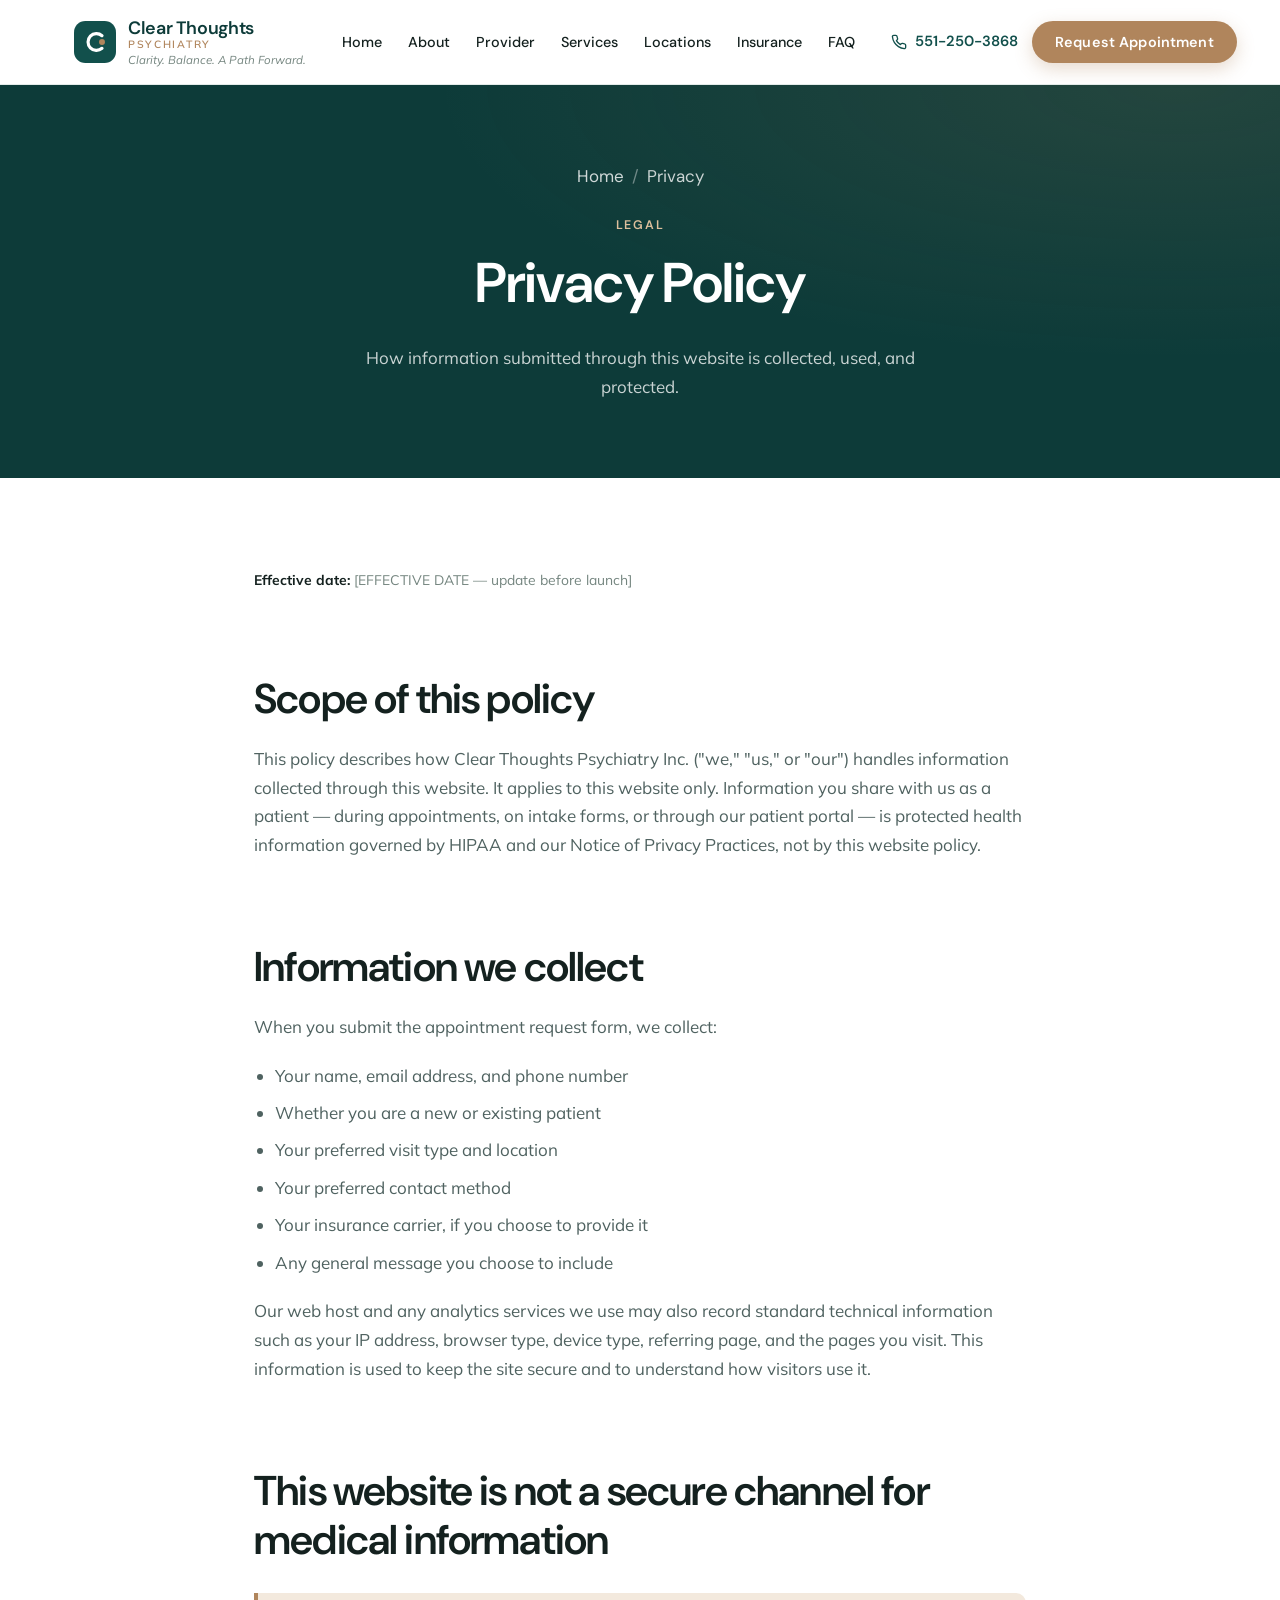
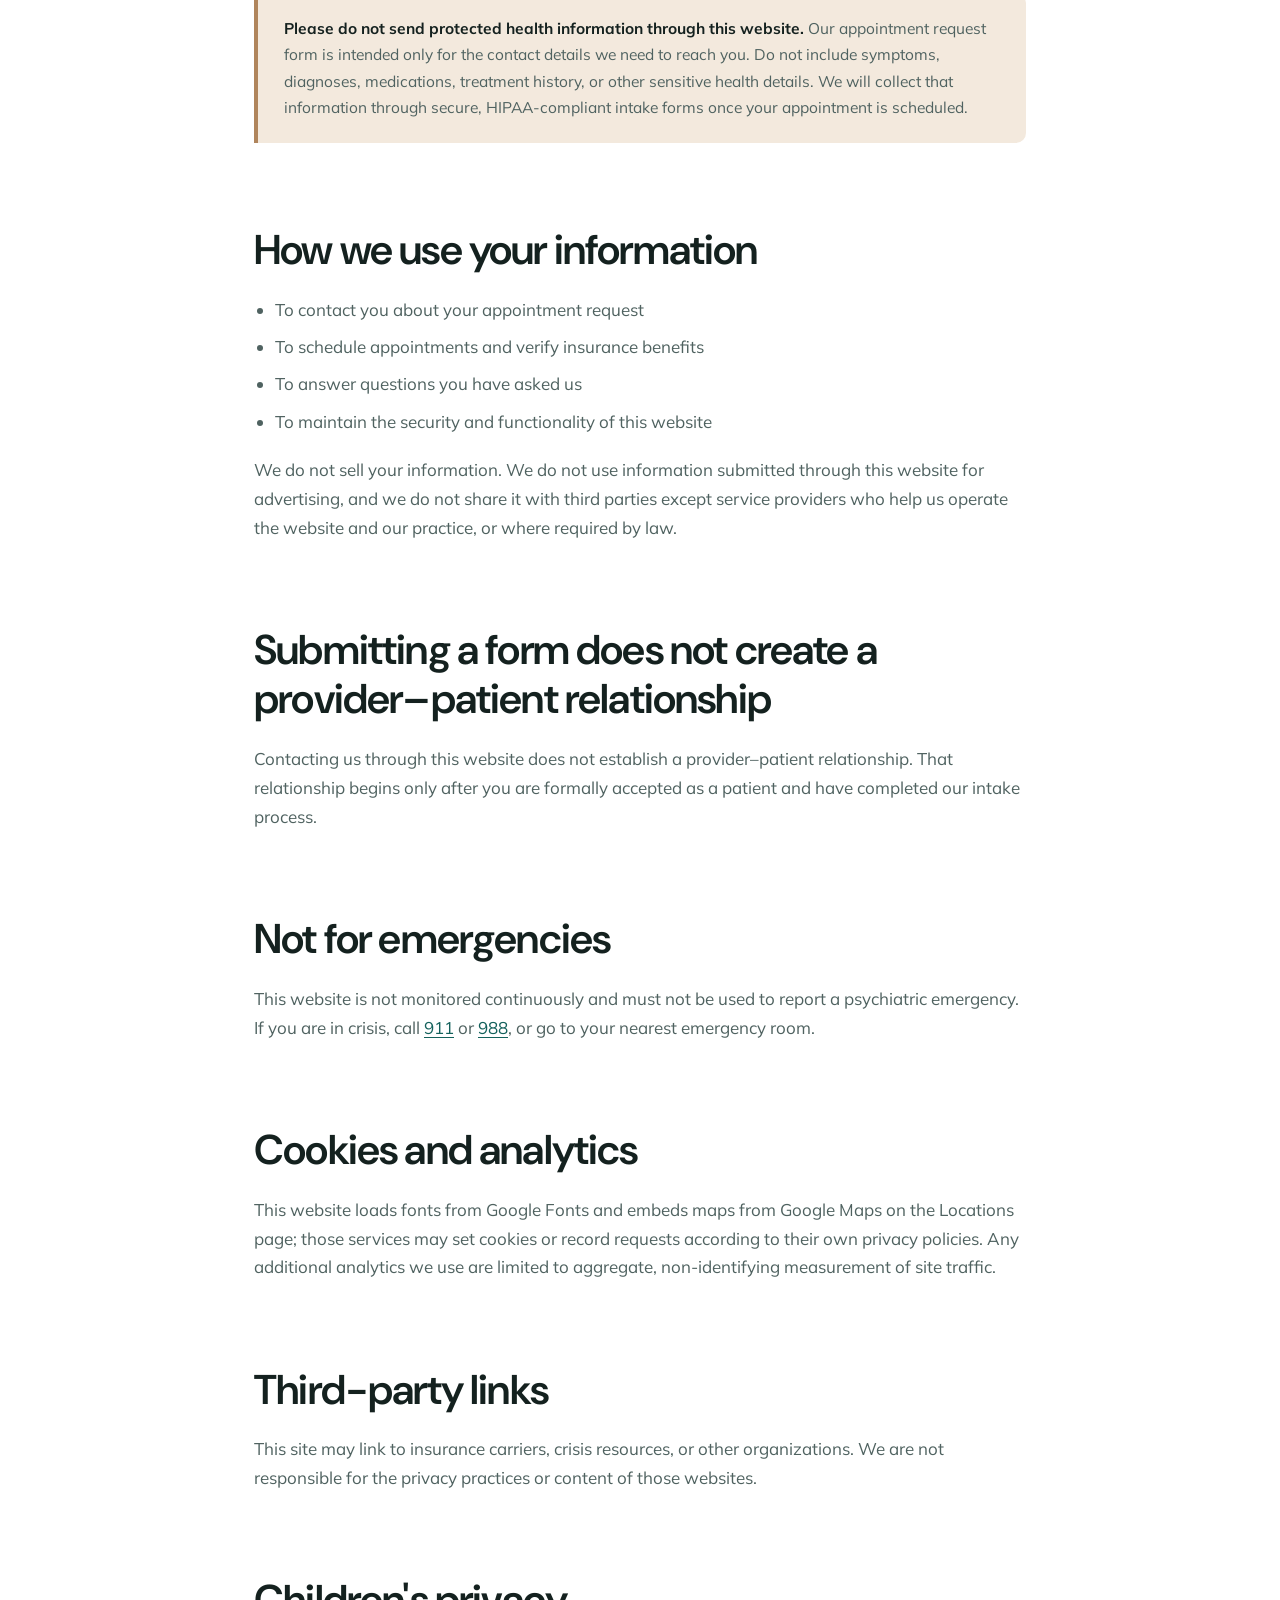
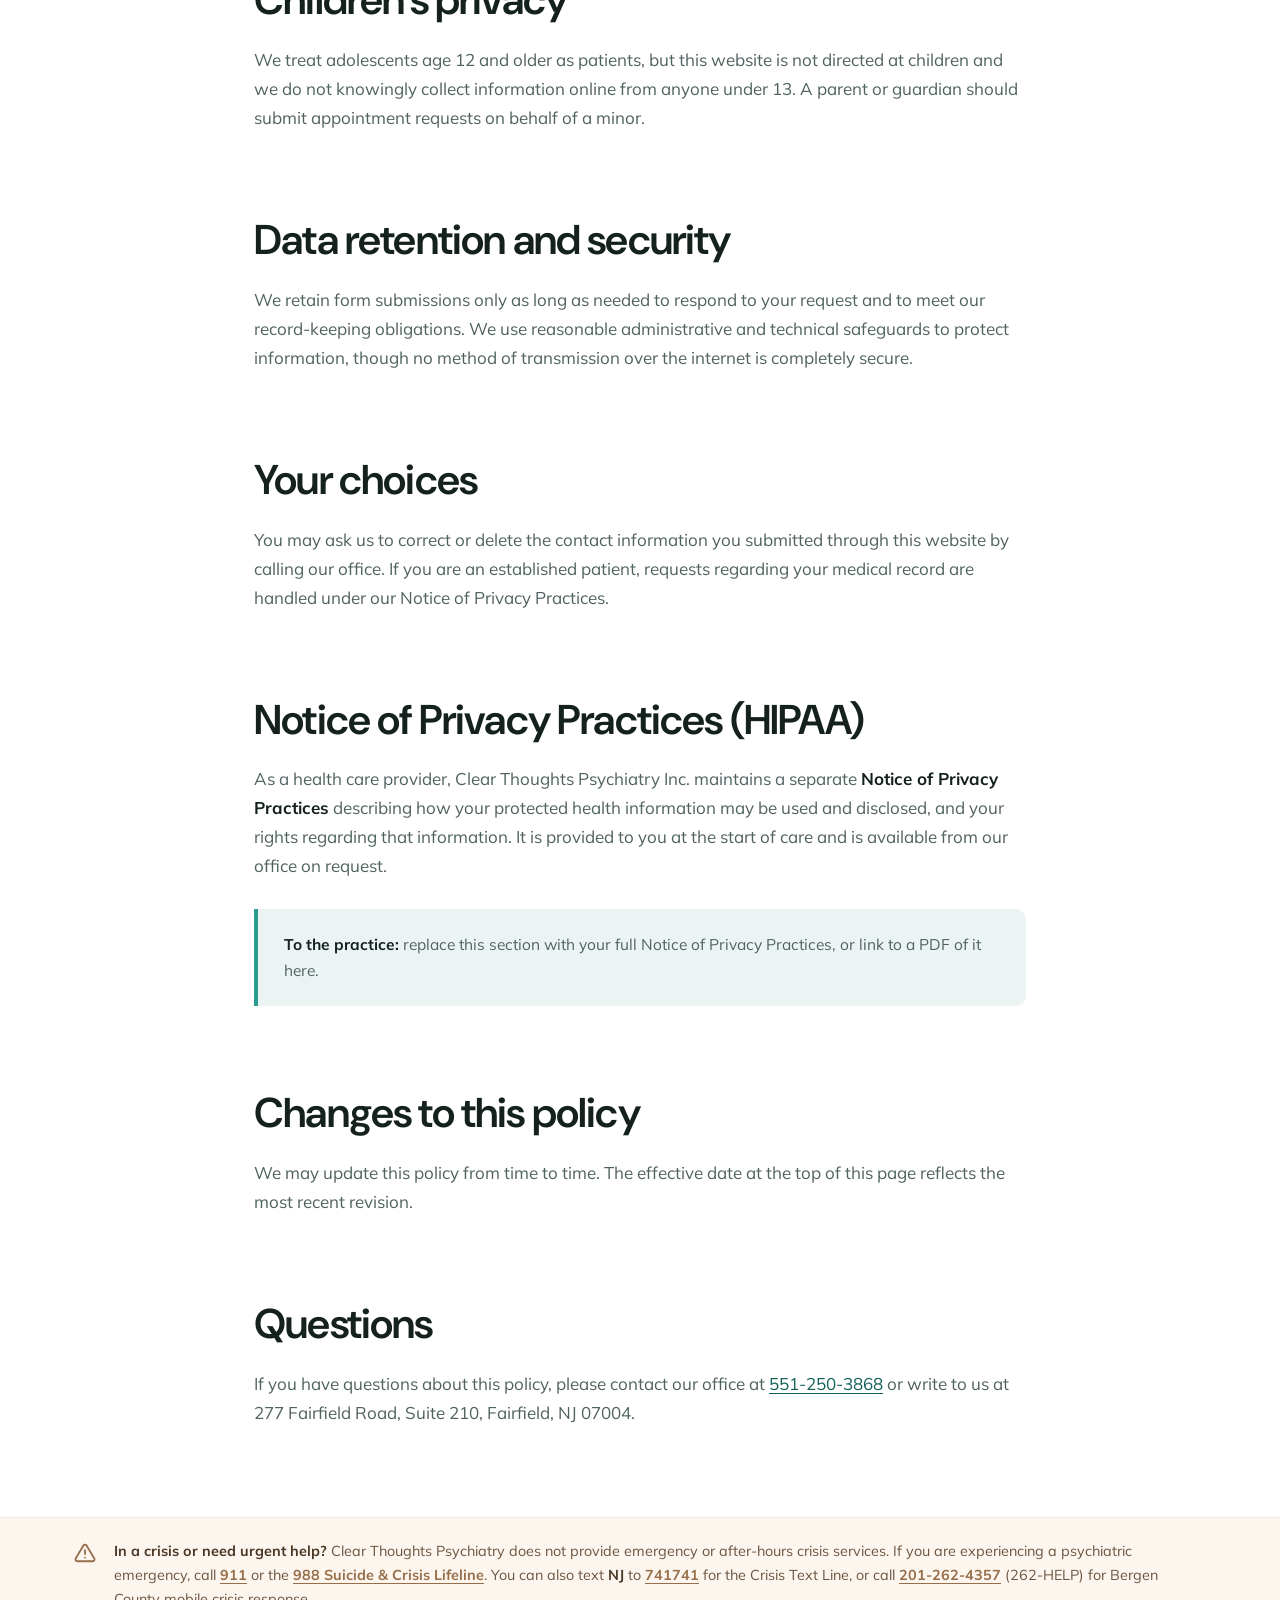
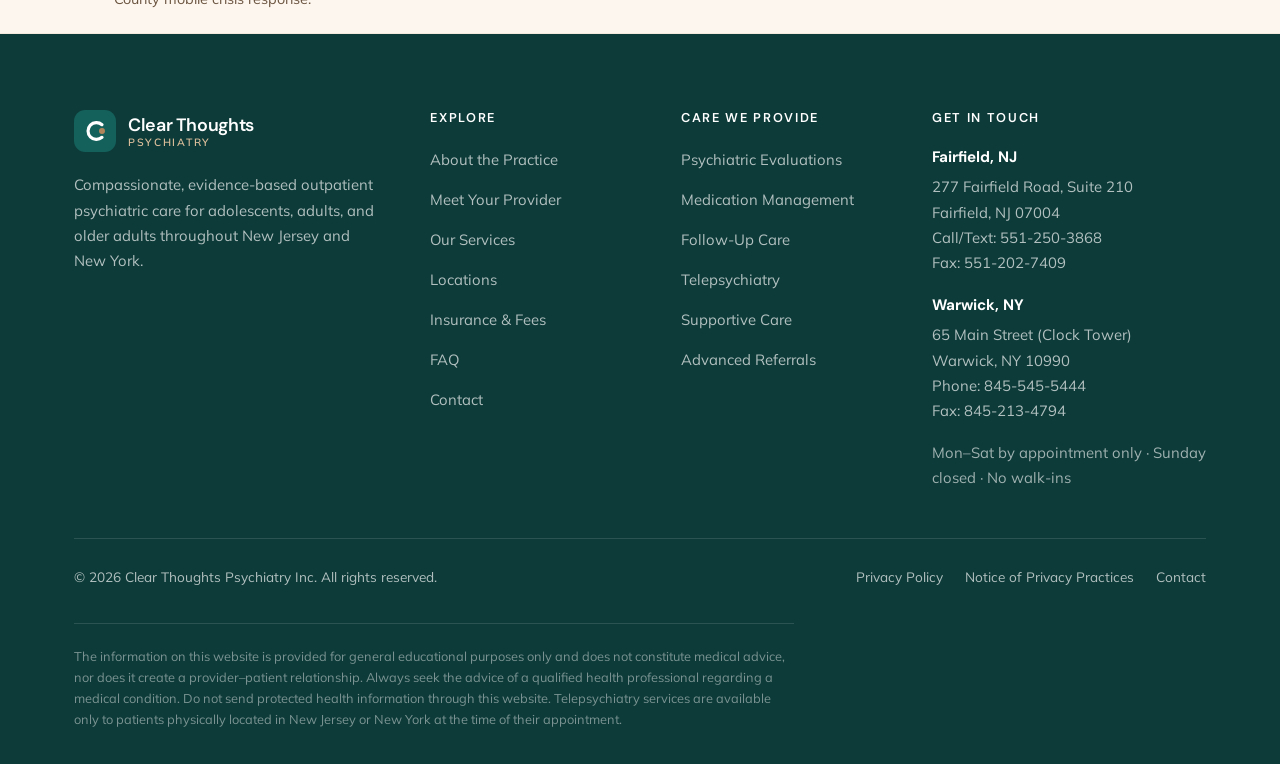
<file: privacy.html>
<!DOCTYPE html>
<html lang="en">
<head>
<meta charset="utf-8">
<meta name="viewport" content="width=device-width, initial-scale=1">
<title>Privacy Policy | Clear Thoughts Psychiatry Inc.</title>
<meta name="description" content="Website privacy policy for Clear Thoughts Psychiatry Inc., covering information collected through this site and how it is used.">
<meta name="robots" content="noindex, follow">
<meta name="theme-color" content="#12504c">
<link rel="canonical" href="https://www.clearthoughtspsychiatry.com/privacy.html">
<link rel="icon" href="images/favicon.svg" type="image/svg+xml">
<link rel="preconnect" href="https://fonts.googleapis.com">
<link rel="preconnect" href="https://fonts.gstatic.com" crossorigin>
<link href="https://fonts.googleapis.com/css2?family=DM+Sans:wght@400;500;600;700&family=Mulish:wght@400;500;600;700&display=swap" rel="stylesheet">
<link rel="stylesheet" href="css/styles.css">
</head>
<body>
<a class="skip-link" href="#main">Skip to main content</a>

<header class="site-header">
  <div class="container header-inner">
    <a class="logo" href="index.html" aria-label="Clear Thoughts Psychiatry — home">
      <svg class="logo__mark" viewBox="0 0 48 48" aria-hidden="true">
        <rect width="48" height="48" rx="13" fill="#12504c"/>
        <path d="M32 16.8a9.6 9.6 0 1 0 0 14.4" fill="none" stroke="#fff" stroke-width="3.6" stroke-linecap="round"/>
        <circle cx="32" cy="24" r="3.4" fill="#b0855c"/>
      </svg>
      <span class="logo__text">
        <span class="logo__name">Clear Thoughts</span>
        <span class="logo__tag">Psychiatry</span>
        <span class="logo__slogan">Clarity. Balance. A Path Forward.</span>
      </span>
    </a>
    <nav class="nav" id="primary-nav" aria-label="Primary">
      <a href="index.html">Home</a>
      <a href="about.html">About</a>
      <a href="provider.html">Provider</a>
      <a href="services.html">Services</a>
      <a href="locations.html">Locations</a>
      <a href="insurance.html">Insurance</a>
      <a href="faq.html">FAQ</a>
      <a class="btn btn--primary btn--sm nav-mobile-cta" href="contact.html">Request Appointment</a>
    </nav>
    <div class="header-cta">
      <a class="header-phone" href="tel:+15512503868">
        <svg width="16" height="16" viewBox="0 0 24 24" fill="none" stroke="currentColor" stroke-width="2" stroke-linecap="round" stroke-linejoin="round" aria-hidden="true"><path d="M22 16.92v3a2 2 0 0 1-2.18 2 19.79 19.79 0 0 1-8.63-3.07 19.5 19.5 0 0 1-6-6 19.79 19.79 0 0 1-3.07-8.67A2 2 0 0 1 4.11 2h3a2 2 0 0 1 2 1.72c.13.96.36 1.9.7 2.81a2 2 0 0 1-.45 2.11L8.09 9.91a16 16 0 0 0 6 6l1.27-1.27a2 2 0 0 1 2.11-.45c.9.34 1.85.57 2.81.7A2 2 0 0 1 22 16.92z"/></svg>
        551-250-3868
      </a>
      <a class="btn btn--primary btn--sm" href="contact.html">Request Appointment</a>
      <button class="nav-toggle" type="button" aria-label="Open menu" aria-expanded="false" aria-controls="primary-nav"><span></span></button>
    </div>
  </div>
</header>

<main id="main">

<section class="page-hero">
  <div class="container">
    <p class="crumbs"><a href="index.html">Home</a><span>/</span>Privacy</p>
    <span class="eyebrow">Legal</span>
    <h1>Privacy Policy</h1>
    <p>How information submitted through this website is collected, used, and protected.</p>
  </div>
</section>

<section class="section">
  <div class="container container--narrow">
    <div class="prose">

      <!--
        ═══════════════════════════════════════════════════════════════════════
        REVIEW BEFORE LAUNCH.

        This is a general website privacy policy drafted from the practice's
        stated practices. It is NOT legal advice and it is NOT a HIPAA Notice
        of Privacy Practices. Have the practice's attorney or compliance
        advisor review it, and replace the #hipaa section below with the
        practice's actual Notice of Privacy Practices document.

        Fill in: [EFFECTIVE DATE], the practice email address, and confirm
        which analytics (if any) are in use.
        ═══════════════════════════════════════════════════════════════════════
      -->
      <p class="small"><strong>Effective date:</strong> [EFFECTIVE DATE — update before launch]</p>

      <h2>Scope of this policy</h2>
      <p>
        This policy describes how Clear Thoughts Psychiatry Inc. ("we," "us," or "our")
        handles information collected through this website. It applies to this website
        only. Information you share with us as a patient — during appointments, on intake
        forms, or through our patient portal — is protected health information governed by
        HIPAA and our Notice of Privacy Practices, not by this website policy.
      </p>

      <h2>Information we collect</h2>
      <p>When you submit the appointment request form, we collect:</p>
      <ul>
        <li>Your name, email address, and phone number</li>
        <li>Whether you are a new or existing patient</li>
        <li>Your preferred visit type and location</li>
        <li>Your preferred contact method</li>
        <li>Your insurance carrier, if you choose to provide it</li>
        <li>Any general message you choose to include</li>
      </ul>
      <p>
        Our web host and any analytics services we use may also record standard technical
        information such as your IP address, browser type, device type, referring page,
        and the pages you visit. This information is used to keep the site secure and to
        understand how visitors use it.
      </p>

      <h2>This website is not a secure channel for medical information</h2>
      <div class="callout callout--bronze">
        <p>
          <strong>Please do not send protected health information through this website.</strong>
          Our appointment request form is intended only for the contact details we need to
          reach you. Do not include symptoms, diagnoses, medications, treatment history, or
          other sensitive health details. We will collect that information through secure,
          HIPAA-compliant intake forms once your appointment is scheduled.
        </p>
      </div>

      <h2>How we use your information</h2>
      <ul>
        <li>To contact you about your appointment request</li>
        <li>To schedule appointments and verify insurance benefits</li>
        <li>To answer questions you have asked us</li>
        <li>To maintain the security and functionality of this website</li>
      </ul>
      <p>
        We do not sell your information. We do not use information submitted through this
        website for advertising, and we do not share it with third parties except service
        providers who help us operate the website and our practice, or where required by law.
      </p>

      <h2>Submitting a form does not create a provider–patient relationship</h2>
      <p>
        Contacting us through this website does not establish a provider–patient
        relationship. That relationship begins only after you are formally accepted as a
        patient and have completed our intake process.
      </p>

      <h2>Not for emergencies</h2>
      <p>
        This website is not monitored continuously and must not be used to report a
        psychiatric emergency. If you are in crisis, call <a href="tel:911">911</a> or
        <a href="tel:988">988</a>, or go to your nearest emergency room.
      </p>

      <h2>Cookies and analytics</h2>
      <p>
        This website loads fonts from Google Fonts and embeds maps from Google Maps on the
        Locations page; those services may set cookies or record requests according to
        their own privacy policies. Any additional analytics we use are limited to
        aggregate, non-identifying measurement of site traffic.
      </p>

      <h2>Third-party links</h2>
      <p>
        This site may link to insurance carriers, crisis resources, or other organizations.
        We are not responsible for the privacy practices or content of those websites.
      </p>

      <h2>Children's privacy</h2>
      <p>
        We treat adolescents age 12 and older as patients, but this website is not directed
        at children and we do not knowingly collect information online from anyone under 13.
        A parent or guardian should submit appointment requests on behalf of a minor.
      </p>

      <h2>Data retention and security</h2>
      <p>
        We retain form submissions only as long as needed to respond to your request and to
        meet our record-keeping obligations. We use reasonable administrative and technical
        safeguards to protect information, though no method of transmission over the
        internet is completely secure.
      </p>

      <h2>Your choices</h2>
      <p>
        You may ask us to correct or delete the contact information you submitted through
        this website by calling our office. If you are an established patient, requests
        regarding your medical record are handled under our Notice of Privacy Practices.
      </p>

      <h2 class="anchor-offset" id="hipaa">Notice of Privacy Practices (HIPAA)</h2>
      <p>
        As a health care provider, Clear Thoughts Psychiatry Inc. maintains a separate
        <strong>Notice of Privacy Practices</strong> describing how your protected health
        information may be used and disclosed, and your rights regarding that information.
        It is provided to you at the start of care and is available from our office on request.
      </p>
      <div class="callout">
        <p>
          <strong>To the practice:</strong> replace this section with your full Notice of
          Privacy Practices, or link to a PDF of it here.
        </p>
      </div>

      <h2>Changes to this policy</h2>
      <p>
        We may update this policy from time to time. The effective date at the top of this
        page reflects the most recent revision.
      </p>

      <h2>Questions</h2>
      <p>
        If you have questions about this policy, please contact our office at
        <a href="tel:+15512503868">551-250-3868</a> or write to us at
        277 Fairfield Road, Suite 210, Fairfield, NJ 07004.
      </p>

    </div>
  </div>
</section>

</main>

<section class="crisis">
  <div class="container crisis__inner">
    <svg width="22" height="22" viewBox="0 0 24 24" fill="none" stroke="currentColor" stroke-width="2" stroke-linecap="round" stroke-linejoin="round" aria-hidden="true"><path d="M10.29 3.86 1.82 18a2 2 0 0 0 1.71 3h16.94a2 2 0 0 0 1.71-3L13.71 3.86a2 2 0 0 0-3.42 0z"/><line x1="12" y1="9" x2="12" y2="13"/><line x1="12" y1="17" x2="12.01" y2="17"/></svg>
    <p>
      <strong>In a crisis or need urgent help?</strong>
      Clear Thoughts Psychiatry does not provide emergency or after-hours crisis services.
      If you are experiencing a psychiatric emergency, call <a href="tel:911">911</a> or the
      <a href="tel:988">988 Suicide &amp; Crisis Lifeline</a>. You can also text
      <strong>NJ</strong> to <a href="sms:741741">741741</a> for the Crisis Text Line, or call
      <a href="tel:+12012624357">201-262-4357</a> (262-HELP) for Bergen County mobile crisis response.
    </p>
  </div>
</section>

<footer class="site-footer">
  <div class="container">
    <div class="footer-grid">
      <div>
        <a class="logo" href="index.html" aria-label="Clear Thoughts Psychiatry — home">
          <svg class="logo__mark" viewBox="0 0 48 48" aria-hidden="true">
            <rect width="48" height="48" rx="13" fill="#14615c"/>
            <path d="M32 16.8a9.6 9.6 0 1 0 0 14.4" fill="none" stroke="#fff" stroke-width="3.6" stroke-linecap="round"/>
            <circle cx="32" cy="24" r="3.4" fill="#b0855c"/>
          </svg>
          <span class="logo__text">
            <span class="logo__name">Clear Thoughts</span>
            <span class="logo__tag">Psychiatry</span>
          </span>
        </a>
        <p class="footer-about">
          Compassionate, evidence-based outpatient psychiatric care for adolescents,
          adults, and older adults throughout New Jersey and New York.
        </p>
      </div>
      <div class="footer-col">
        <h4>Explore</h4>
        <ul>
          <li><a href="about.html">About the Practice</a></li>
          <li><a href="provider.html">Meet Your Provider</a></li>
          <li><a href="services.html">Our Services</a></li>
          <li><a href="locations.html">Locations</a></li>
          <li><a href="insurance.html">Insurance &amp; Fees</a></li>
          <li><a href="faq.html">FAQ</a></li>
          <li><a href="contact.html">Contact</a></li>
        </ul>
      </div>
      <div class="footer-col">
        <h4>Care We Provide</h4>
        <ul>
          <li><a href="services.html#evaluations">Psychiatric Evaluations</a></li>
          <li><a href="services.html#medication">Medication Management</a></li>
          <li><a href="services.html#follow-up">Follow-Up Care</a></li>
          <li><a href="services.html#telepsychiatry">Telepsychiatry</a></li>
          <li><a href="services.html#supportive">Supportive Care</a></li>
          <li><a href="services.html#referrals">Advanced Referrals</a></li>
        </ul>
      </div>
      <div class="footer-col">
        <h4>Get in Touch</h4>
        <address class="footer-addr">
          <strong>Fairfield, NJ</strong>
          277 Fairfield Road, Suite 210<br>
          Fairfield, NJ 07004<br>
          Call/Text: <a href="tel:+15512503868">551-250-3868</a><br>
          Fax: 551-202-7409
        </address>
        <address class="footer-addr">
          <strong>Warwick, NY</strong>
          65 Main Street (Clock Tower)<br>
          Warwick, NY 10990<br>
          Phone: <a href="tel:+18455455444">845-545-5444</a><br>
          Fax: 845-213-4794
        </address>
        <p class="small" style="color:rgba(255,255,255,.6)">
          Mon–Sat by appointment only · Sunday closed · No walk-ins
        </p>
      </div>
    </div>
    <div class="footer-bottom">
      <span>&copy; <span data-year>2026</span> Clear Thoughts Psychiatry Inc. All rights reserved.</span>
      <span class="footer-legal">
        <a href="privacy.html">Privacy Policy</a>
        <a href="privacy.html#hipaa">Notice of Privacy Practices</a>
        <a href="contact.html">Contact</a>
      </span>
    </div>
    <p class="footer-disclaimer">
      The information on this website is provided for general educational purposes only and
      does not constitute medical advice, nor does it create a provider–patient relationship.
      Always seek the advice of a qualified health professional regarding a medical condition.
      Do not send protected health information through this website. Telepsychiatry services
      are available only to patients physically located in New Jersey or New York at the time
      of their appointment.
    </p>
  </div>
</footer>

<script src="js/main.js" defer></script>
</body>
</html>
</file>
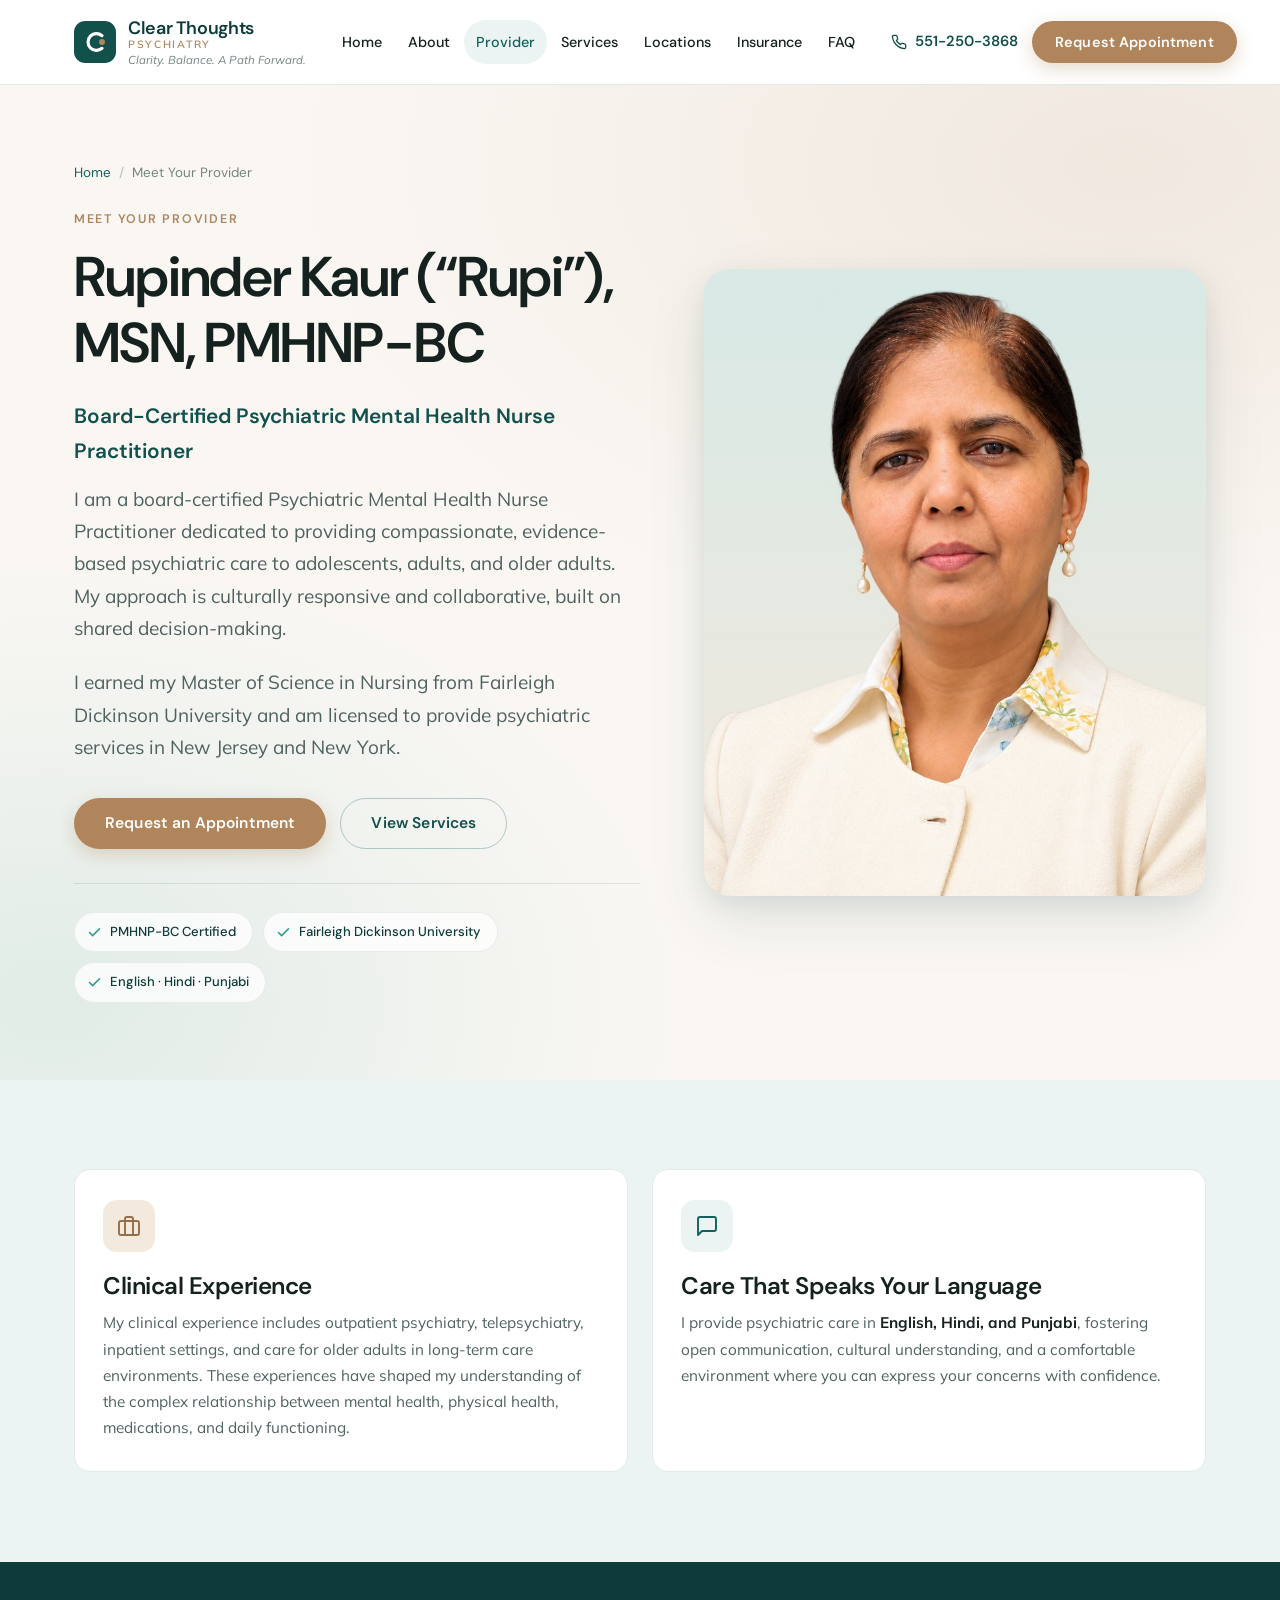
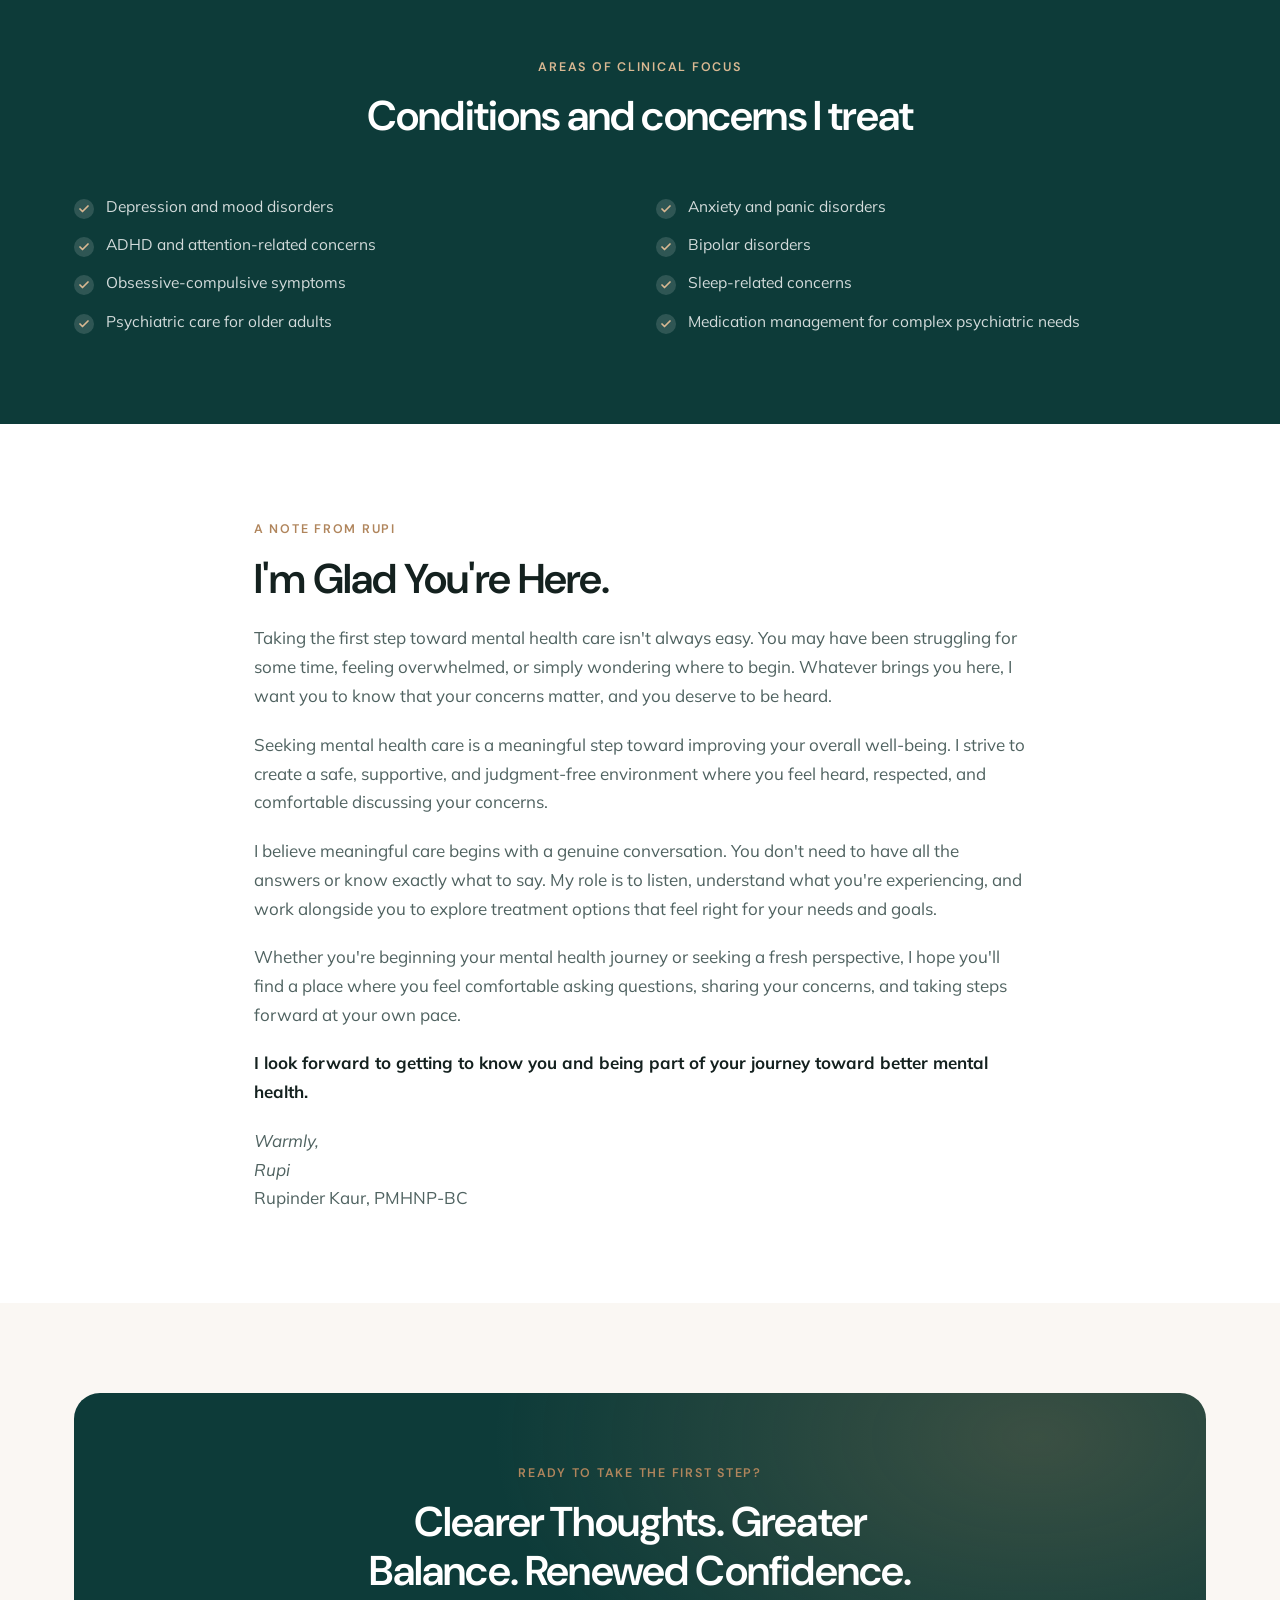
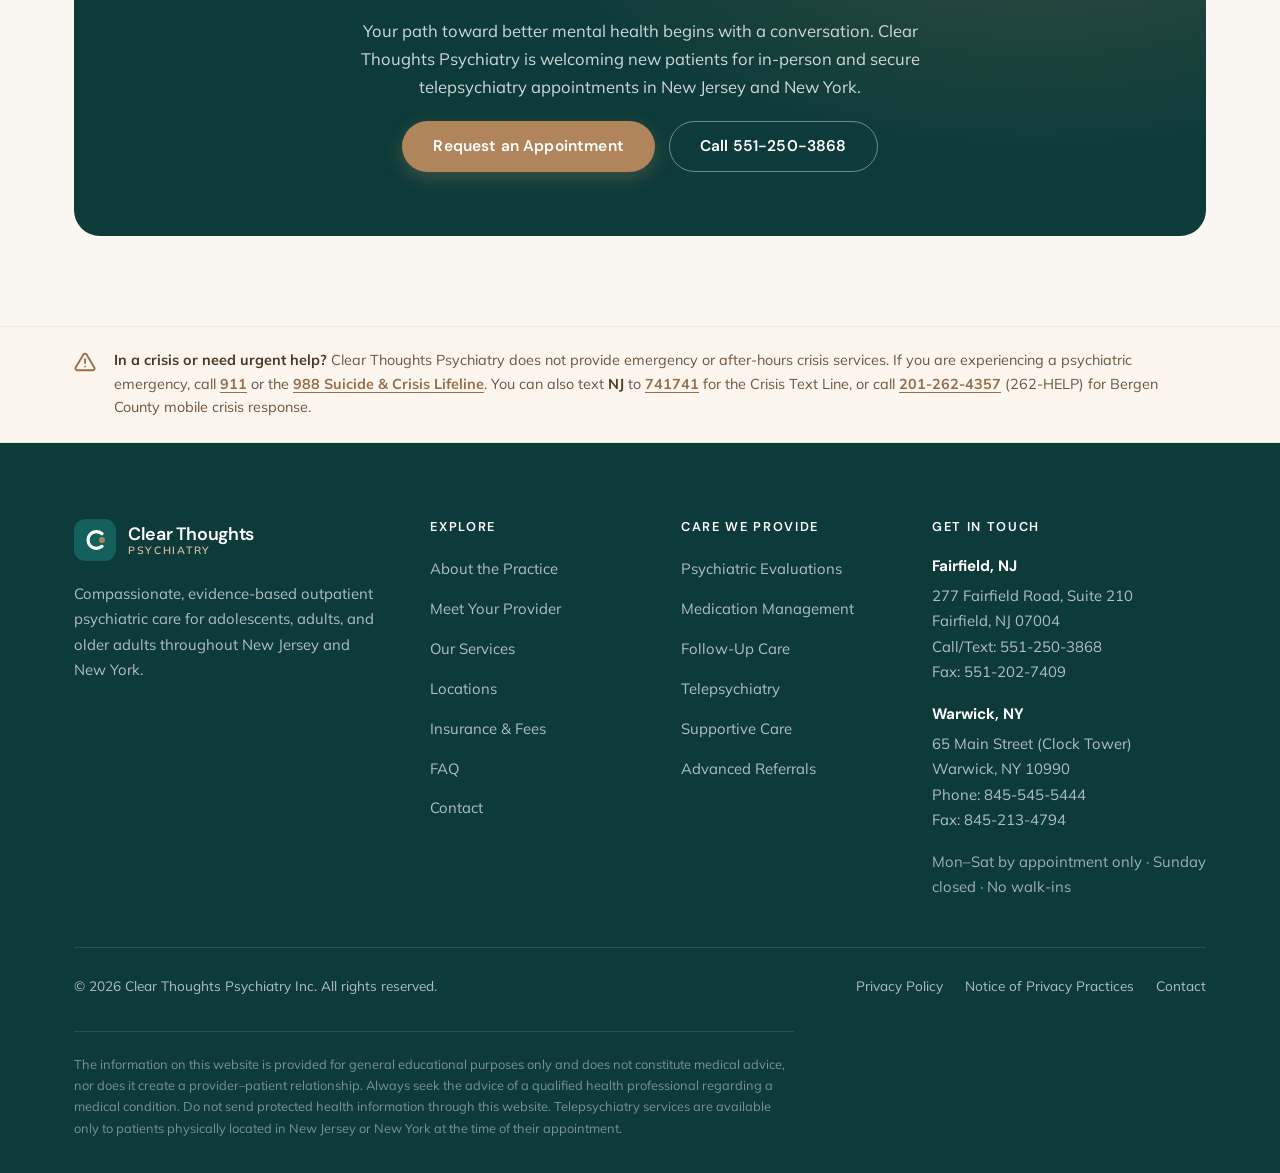
<file: provider.html>
<!DOCTYPE html>
<html lang="en">
<head>
<meta charset="utf-8">
<meta name="viewport" content="width=device-width, initial-scale=1">
<title>Rupinder “Rupi” Kaur, MSN, PMHNP-BC | Clear Thoughts Psychiatry Inc.</title>
<meta name="description" content="Meet Rupinder “Rupi” Kaur, MSN, PMHNP-BC — board-certified psychiatric mental health nurse practitioner licensed in New Jersey and New York. Clinical experience, approach, areas of focus, and a personal note from Rupi.">
<meta name="theme-color" content="#12504c">
<link rel="canonical" href="https://www.clearthoughtspsychiatry.com/provider.html">
<meta property="og:type" content="profile">
<meta property="og:site_name" content="Clear Thoughts Psychiatry Inc.">
<meta property="og:title" content="Meet Rupinder “Rupi” Kaur, MSN, PMHNP-BC">
<meta property="og:description" content="Board-certified psychiatric mental health nurse practitioner licensed in New Jersey and New York.">
<link rel="icon" href="images/favicon.svg" type="image/svg+xml">
<link rel="preconnect" href="https://fonts.googleapis.com">
<link rel="preconnect" href="https://fonts.gstatic.com" crossorigin>
<link href="https://fonts.googleapis.com/css2?family=DM+Sans:wght@400;500;600;700&family=Mulish:wght@400;500;600;700&display=swap" rel="stylesheet">
<link rel="stylesheet" href="css/styles.css">

<script type="application/ld+json">
{
  "@context": "https://schema.org",
  "@type": "Person",
  "name": "Rupinder Kaur",
  "alternateName": "Rupi Kaur",
  "honorificSuffix": "MSN, PMHNP-BC",
  "jobTitle": "Board-Certified Psychiatric Mental Health Nurse Practitioner",
  "knowsLanguage": ["English", "Hindi", "Punjabi"],
  "alumniOf": {
    "@type": "CollegeOrUniversity",
    "name": "Fairleigh Dickinson University",
    "address": { "@type": "PostalAddress", "addressLocality": "Teaneck", "addressRegion": "NJ" }
  },
  "worksFor": {
    "@type": "MedicalBusiness",
    "name": "Clear Thoughts Psychiatry Inc.",
    "url": "https://www.clearthoughtspsychiatry.com/"
  }
}
</script>
</head>
<body>
<a class="skip-link" href="#main">Skip to main content</a>

<header class="site-header">
  <div class="container header-inner">
    <a class="logo" href="index.html" aria-label="Clear Thoughts Psychiatry — home">
      <svg class="logo__mark" viewBox="0 0 48 48" aria-hidden="true">
        <rect width="48" height="48" rx="13" fill="#12504c"/>
        <path d="M32 16.8a9.6 9.6 0 1 0 0 14.4" fill="none" stroke="#fff" stroke-width="3.6" stroke-linecap="round"/>
        <circle cx="32" cy="24" r="3.4" fill="#b0855c"/>
      </svg>
      <span class="logo__text">
        <span class="logo__name">Clear Thoughts</span>
        <span class="logo__tag">Psychiatry</span>
        <span class="logo__slogan">Clarity. Balance. A Path Forward.</span>
      </span>
    </a>
    <nav class="nav" id="primary-nav" aria-label="Primary">
      <a href="index.html">Home</a>
      <a href="about.html">About</a>
      <a href="provider.html" aria-current="page">Provider</a>
      <a href="services.html">Services</a>
      <a href="locations.html">Locations</a>
      <a href="insurance.html">Insurance</a>
      <a href="faq.html">FAQ</a>
      <a class="btn btn--primary btn--sm nav-mobile-cta" href="contact.html">Request Appointment</a>
    </nav>
    <div class="header-cta">
      <a class="header-phone" href="tel:+15512503868">
        <svg width="16" height="16" viewBox="0 0 24 24" fill="none" stroke="currentColor" stroke-width="2" stroke-linecap="round" stroke-linejoin="round" aria-hidden="true"><path d="M22 16.92v3a2 2 0 0 1-2.18 2 19.79 19.79 0 0 1-8.63-3.07 19.5 19.5 0 0 1-6-6 19.79 19.79 0 0 1-3.07-8.67A2 2 0 0 1 4.11 2h3a2 2 0 0 1 2 1.72c.13.96.36 1.9.7 2.81a2 2 0 0 1-.45 2.11L8.09 9.91a16 16 0 0 0 6 6l1.27-1.27a2 2 0 0 1 2.11-.45c.9.34 1.85.57 2.81.7A2 2 0 0 1 22 16.92z"/></svg>
        551-250-3868
      </a>
      <a class="btn btn--primary btn--sm" href="contact.html">Request Appointment</a>
      <button class="nav-toggle" type="button" aria-label="Open menu" aria-expanded="false" aria-controls="primary-nav"><span></span></button>
    </div>
  </div>
</header>

<main id="main">

<!-- PROVIDER HERO -->
<section class="hero">
  <div class="container hero__grid">
    <div>
      <p class="crumbs" style="color:var(--muted)">
        <a href="index.html" style="color:var(--teal-700)">Home</a><span>/</span>Meet Your Provider
      </p>
      <span class="eyebrow">Meet Your Provider</span>
      <h1>Rupinder Kaur (“Rupi”), MSN, PMHNP-BC</h1>
      <p class="hero__sub">Board-Certified Psychiatric Mental Health Nurse Practitioner</p>
      <p class="hero__lede">
        I am a board-certified Psychiatric Mental Health Nurse Practitioner dedicated to
        providing compassionate, evidence-based psychiatric care to adolescents, adults,
        and older adults. My approach is culturally responsive and collaborative, built
        on shared decision-making.
      </p>
      <p class="hero__lede">
        I earned my Master of Science in Nursing from Fairleigh Dickinson University and
        am licensed to provide psychiatric services in New Jersey and New York.
      </p>
      <div class="btn-row">
        <a class="btn btn--primary" href="contact.html">Request an Appointment</a>
        <a class="btn btn--ghost" href="services.html">View Services</a>
      </div>
      <div class="hero__badges">
        <span class="hero__badge">
          <svg width="15" height="15" viewBox="0 0 24 24" fill="none" stroke="currentColor" stroke-width="2.5" stroke-linecap="round" stroke-linejoin="round" aria-hidden="true"><polyline points="20 6 9 17 4 12"/></svg>
          PMHNP-BC Certified
        </span>
        <span class="hero__badge">
          <svg width="15" height="15" viewBox="0 0 24 24" fill="none" stroke="currentColor" stroke-width="2.5" stroke-linecap="round" stroke-linejoin="round" aria-hidden="true"><polyline points="20 6 9 17 4 12"/></svg>
          Fairleigh Dickinson University
        </span>
        <span class="hero__badge">
          <svg width="15" height="15" viewBox="0 0 24 24" fill="none" stroke="currentColor" stroke-width="2.5" stroke-linecap="round" stroke-linejoin="round" aria-hidden="true"><polyline points="20 6 9 17 4 12"/></svg>
          English · Hindi · Punjabi
        </span>
      </div>
    </div>
    <div class="hero__media">
      <div class="hero__photo">
        <img src="images/provider.jpg" alt="Rupinder “Rupi” Kaur, MSN, PMHNP-BC" width="900" height="968">
      </div>
    </div>
  </div>
</section>

<!-- EXPERIENCE + LANGUAGE -->
<section class="section section--mint">
  <div class="container">
    <div class="grid grid-2">
      <div class="card" data-reveal>
        <div class="card__icon card__icon--bronze">
          <svg width="24" height="24" viewBox="0 0 24 24" fill="none" stroke="currentColor" stroke-width="1.9" stroke-linecap="round" stroke-linejoin="round" aria-hidden="true"><rect x="2" y="7" width="20" height="14" rx="2"/><path d="M16 21V5a2 2 0 0 0-2-2h-4a2 2 0 0 0-2 2v16"/></svg>
        </div>
        <h3>Clinical Experience</h3>
        <p>
          My clinical experience includes outpatient psychiatry, telepsychiatry, inpatient
          settings, and care for older adults in long-term care environments. These
          experiences have shaped my understanding of the complex relationship between
          mental health, physical health, medications, and daily functioning.
        </p>
      </div>
      <div class="card" data-reveal data-reveal-delay="120">
        <div class="card__icon">
          <svg width="24" height="24" viewBox="0 0 24 24" fill="none" stroke="currentColor" stroke-width="1.9" stroke-linecap="round" stroke-linejoin="round" aria-hidden="true"><path d="M21 15a2 2 0 0 1-2 2H7l-4 4V5a2 2 0 0 1 2-2h14a2 2 0 0 1 2 2z"/></svg>
        </div>
        <h3>Care That Speaks Your Language</h3>
        <p>
          I provide psychiatric care in <strong>English, Hindi, and Punjabi</strong>,
          fostering open communication, cultural understanding, and a comfortable
          environment where you can express your concerns with confidence.
        </p>
      </div>
    </div>
  </div>
</section>

<!-- AREAS OF CLINICAL FOCUS -->
<section class="section section--ink">
  <div class="container">
    <div class="sec-head sec-head--center" data-reveal>
      <span class="eyebrow">Areas of Clinical Focus</span>
      <h2>Conditions and concerns I treat</h2>
    </div>
    <ul class="check-list check-list--2" data-reveal>
      <li>Depression and mood disorders</li>
      <li>Anxiety and panic disorders</li>
      <li>ADHD and attention-related concerns</li>
      <li>Bipolar disorders</li>
      <li>Obsessive-compulsive symptoms</li>
      <li>Sleep-related concerns</li>
      <li>Psychiatric care for older adults</li>
      <li>Medication management for complex psychiatric needs</li>
    </ul>
  </div>
</section>

<!-- NOTE FROM RUPI -->
<section class="section">
  <div class="container container--narrow">
    <div class="prose" data-reveal>
      <span class="eyebrow">A Note From Rupi</span>
      <h2 class="mt-0">I'm Glad You're Here.</h2>
      <p>
        Taking the first step toward mental health care isn't always easy. You may have
        been struggling for some time, feeling overwhelmed, or simply wondering where to
        begin. Whatever brings you here, I want you to know that your concerns matter,
        and you deserve to be heard.
      </p>
      <p>
        Seeking mental health care is a meaningful step toward improving your overall
        well-being. I strive to create a safe, supportive, and judgment-free environment
        where you feel heard, respected, and comfortable discussing your concerns.
      </p>
      <p>
        I believe meaningful care begins with a genuine conversation. You don't need to
        have all the answers or know exactly what to say. My role is to listen,
        understand what you're experiencing, and work alongside you to explore treatment
        options that feel right for your needs and goals.
      </p>
      <p>
        Whether you're beginning your mental health journey or seeking a fresh
        perspective, I hope you'll find a place where you feel comfortable asking
        questions, sharing your concerns, and taking steps forward at your own pace.
      </p>
      <p><strong>
        I look forward to getting to know you and being part of your journey toward
        better mental health.
      </strong></p>
      <p>
        <em>Warmly,</em><br>
        <em>Rupi</em><br>
        Rupinder Kaur, PMHNP-BC
      </p>
    </div>
  </div>
</section>

<!-- CTA -->
<section class="section section--cream">
  <div class="container">
    <div class="cta-band" data-reveal>
      <span class="eyebrow">Ready to Take the First Step?</span>
      <h2>Clearer Thoughts. Greater Balance. Renewed Confidence.</h2>
      <p>
        Your path toward better mental health begins with a conversation. Clear Thoughts
        Psychiatry is welcoming new patients for in-person and secure telepsychiatry
        appointments in New Jersey and New York.
      </p>
      <div class="btn-row btn-row--center">
        <a class="btn btn--primary" href="contact.html">Request an Appointment</a>
        <a class="btn btn--outline-light" href="tel:+15512503868">Call 551-250-3868</a>
      </div>
    </div>
  </div>
</section>

</main>

<section class="crisis">
  <div class="container crisis__inner">
    <svg width="22" height="22" viewBox="0 0 24 24" fill="none" stroke="currentColor" stroke-width="2" stroke-linecap="round" stroke-linejoin="round" aria-hidden="true"><path d="M10.29 3.86 1.82 18a2 2 0 0 0 1.71 3h16.94a2 2 0 0 0 1.71-3L13.71 3.86a2 2 0 0 0-3.42 0z"/><line x1="12" y1="9" x2="12" y2="13"/><line x1="12" y1="17" x2="12.01" y2="17"/></svg>
    <p>
      <strong>In a crisis or need urgent help?</strong>
      Clear Thoughts Psychiatry does not provide emergency or after-hours crisis services.
      If you are experiencing a psychiatric emergency, call <a href="tel:911">911</a> or the
      <a href="tel:988">988 Suicide &amp; Crisis Lifeline</a>. You can also text
      <strong>NJ</strong> to <a href="sms:741741">741741</a> for the Crisis Text Line, or call
      <a href="tel:+12012624357">201-262-4357</a> (262-HELP) for Bergen County mobile crisis response.
    </p>
  </div>
</section>

<footer class="site-footer">
  <div class="container">
    <div class="footer-grid">
      <div>
        <a class="logo" href="index.html" aria-label="Clear Thoughts Psychiatry — home">
          <svg class="logo__mark" viewBox="0 0 48 48" aria-hidden="true">
            <rect width="48" height="48" rx="13" fill="#14615c"/>
            <path d="M32 16.8a9.6 9.6 0 1 0 0 14.4" fill="none" stroke="#fff" stroke-width="3.6" stroke-linecap="round"/>
            <circle cx="32" cy="24" r="3.4" fill="#b0855c"/>
          </svg>
          <span class="logo__text">
            <span class="logo__name">Clear Thoughts</span>
            <span class="logo__tag">Psychiatry</span>
          </span>
        </a>
        <p class="footer-about">
          Compassionate, evidence-based outpatient psychiatric care for adolescents,
          adults, and older adults throughout New Jersey and New York.
        </p>
      </div>
      <div class="footer-col">
        <h4>Explore</h4>
        <ul>
          <li><a href="about.html">About the Practice</a></li>
          <li><a href="provider.html">Meet Your Provider</a></li>
          <li><a href="services.html">Our Services</a></li>
          <li><a href="locations.html">Locations</a></li>
          <li><a href="insurance.html">Insurance &amp; Fees</a></li>
          <li><a href="faq.html">FAQ</a></li>
          <li><a href="contact.html">Contact</a></li>
        </ul>
      </div>
      <div class="footer-col">
        <h4>Care We Provide</h4>
        <ul>
          <li><a href="services.html#evaluations">Psychiatric Evaluations</a></li>
          <li><a href="services.html#medication">Medication Management</a></li>
          <li><a href="services.html#follow-up">Follow-Up Care</a></li>
          <li><a href="services.html#telepsychiatry">Telepsychiatry</a></li>
          <li><a href="services.html#supportive">Supportive Care</a></li>
          <li><a href="services.html#referrals">Advanced Referrals</a></li>
        </ul>
      </div>
      <div class="footer-col">
        <h4>Get in Touch</h4>
        <address class="footer-addr">
          <strong>Fairfield, NJ</strong>
          277 Fairfield Road, Suite 210<br>
          Fairfield, NJ 07004<br>
          Call/Text: <a href="tel:+15512503868">551-250-3868</a><br>
          Fax: 551-202-7409
        </address>
        <address class="footer-addr">
          <strong>Warwick, NY</strong>
          65 Main Street (Clock Tower)<br>
          Warwick, NY 10990<br>
          Phone: <a href="tel:+18455455444">845-545-5444</a><br>
          Fax: 845-213-4794
        </address>
        <p class="small" style="color:rgba(255,255,255,.6)">
          Mon–Sat by appointment only · Sunday closed · No walk-ins
        </p>
      </div>
    </div>
    <div class="footer-bottom">
      <span>&copy; <span data-year>2026</span> Clear Thoughts Psychiatry Inc. All rights reserved.</span>
      <span class="footer-legal">
        <a href="privacy.html">Privacy Policy</a>
        <a href="privacy.html#hipaa">Notice of Privacy Practices</a>
        <a href="contact.html">Contact</a>
      </span>
    </div>
    <p class="footer-disclaimer">
      The information on this website is provided for general educational purposes only and
      does not constitute medical advice, nor does it create a provider–patient relationship.
      Always seek the advice of a qualified health professional regarding a medical condition.
      Do not send protected health information through this website. Telepsychiatry services
      are available only to patients physically located in New Jersey or New York at the time
      of their appointment.
    </p>
  </div>
</footer>

<script src="js/main.js" defer></script>
</body>
</html>
</file>
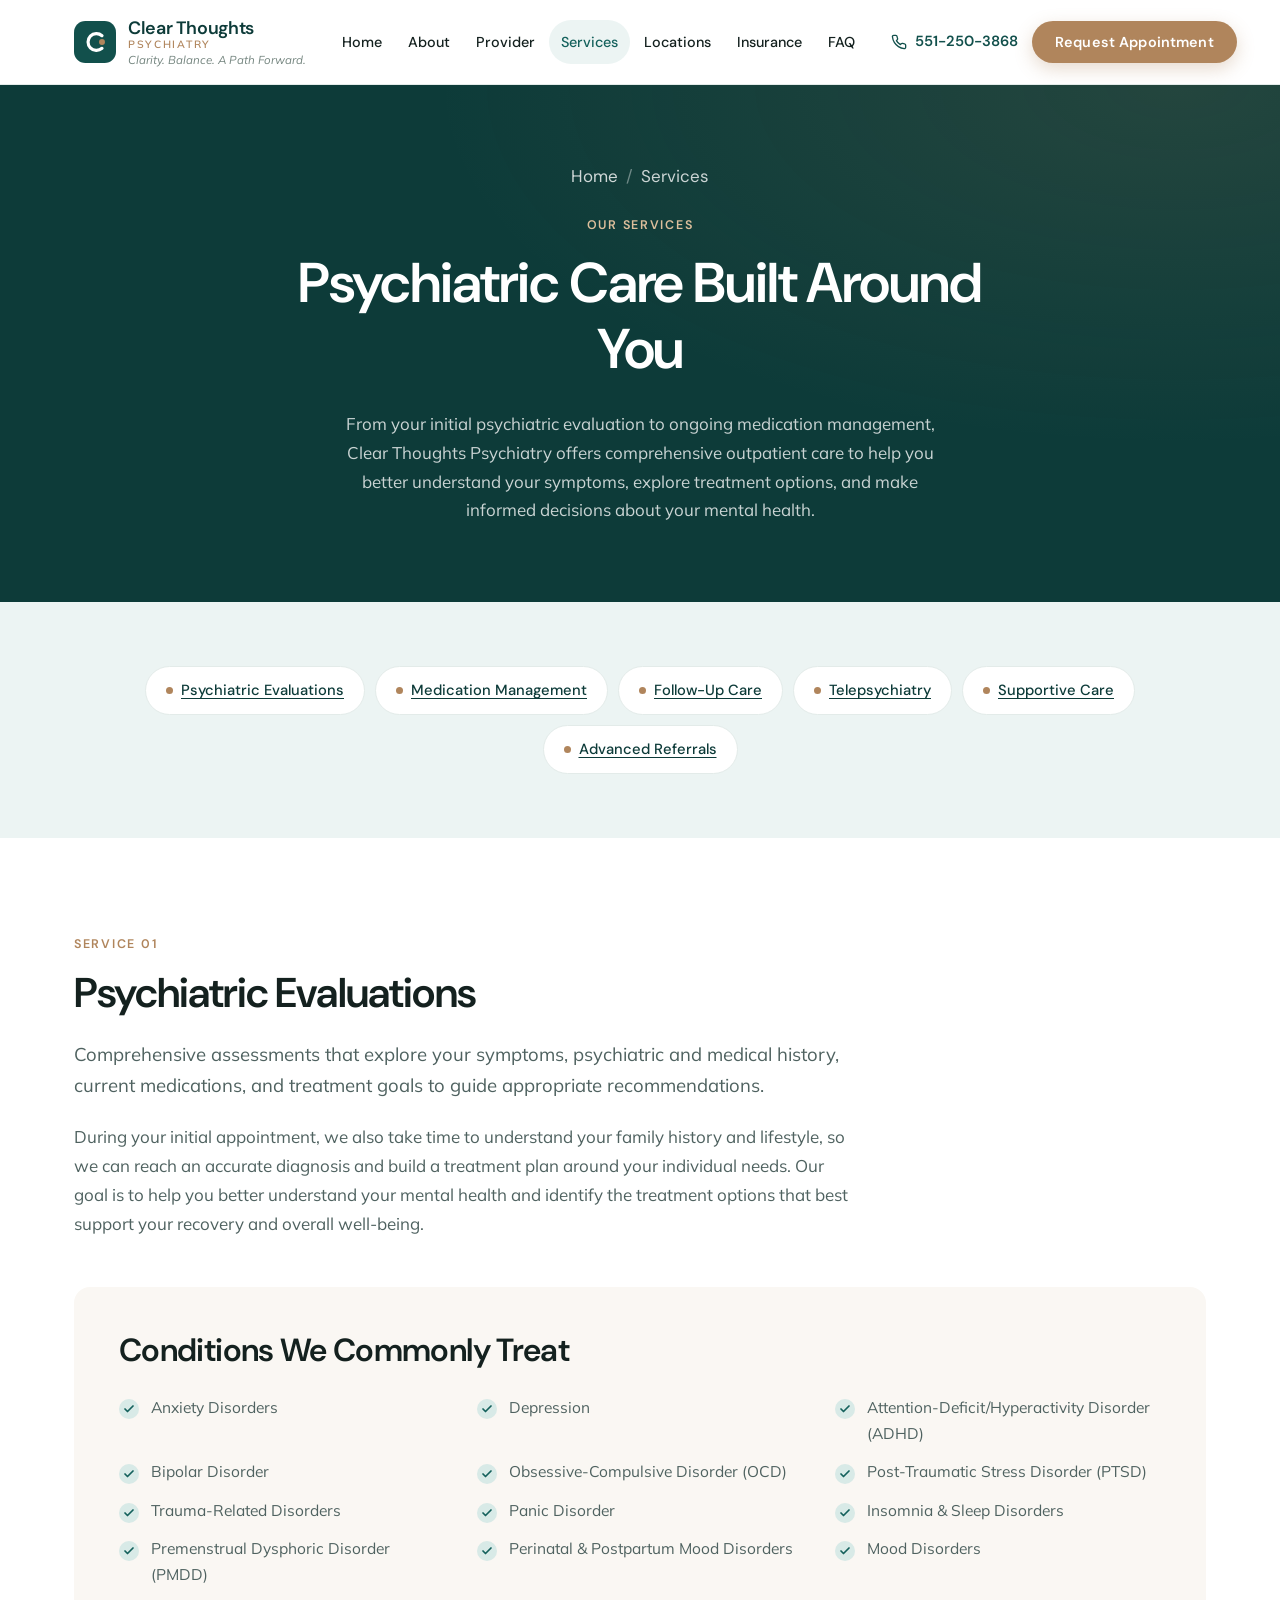
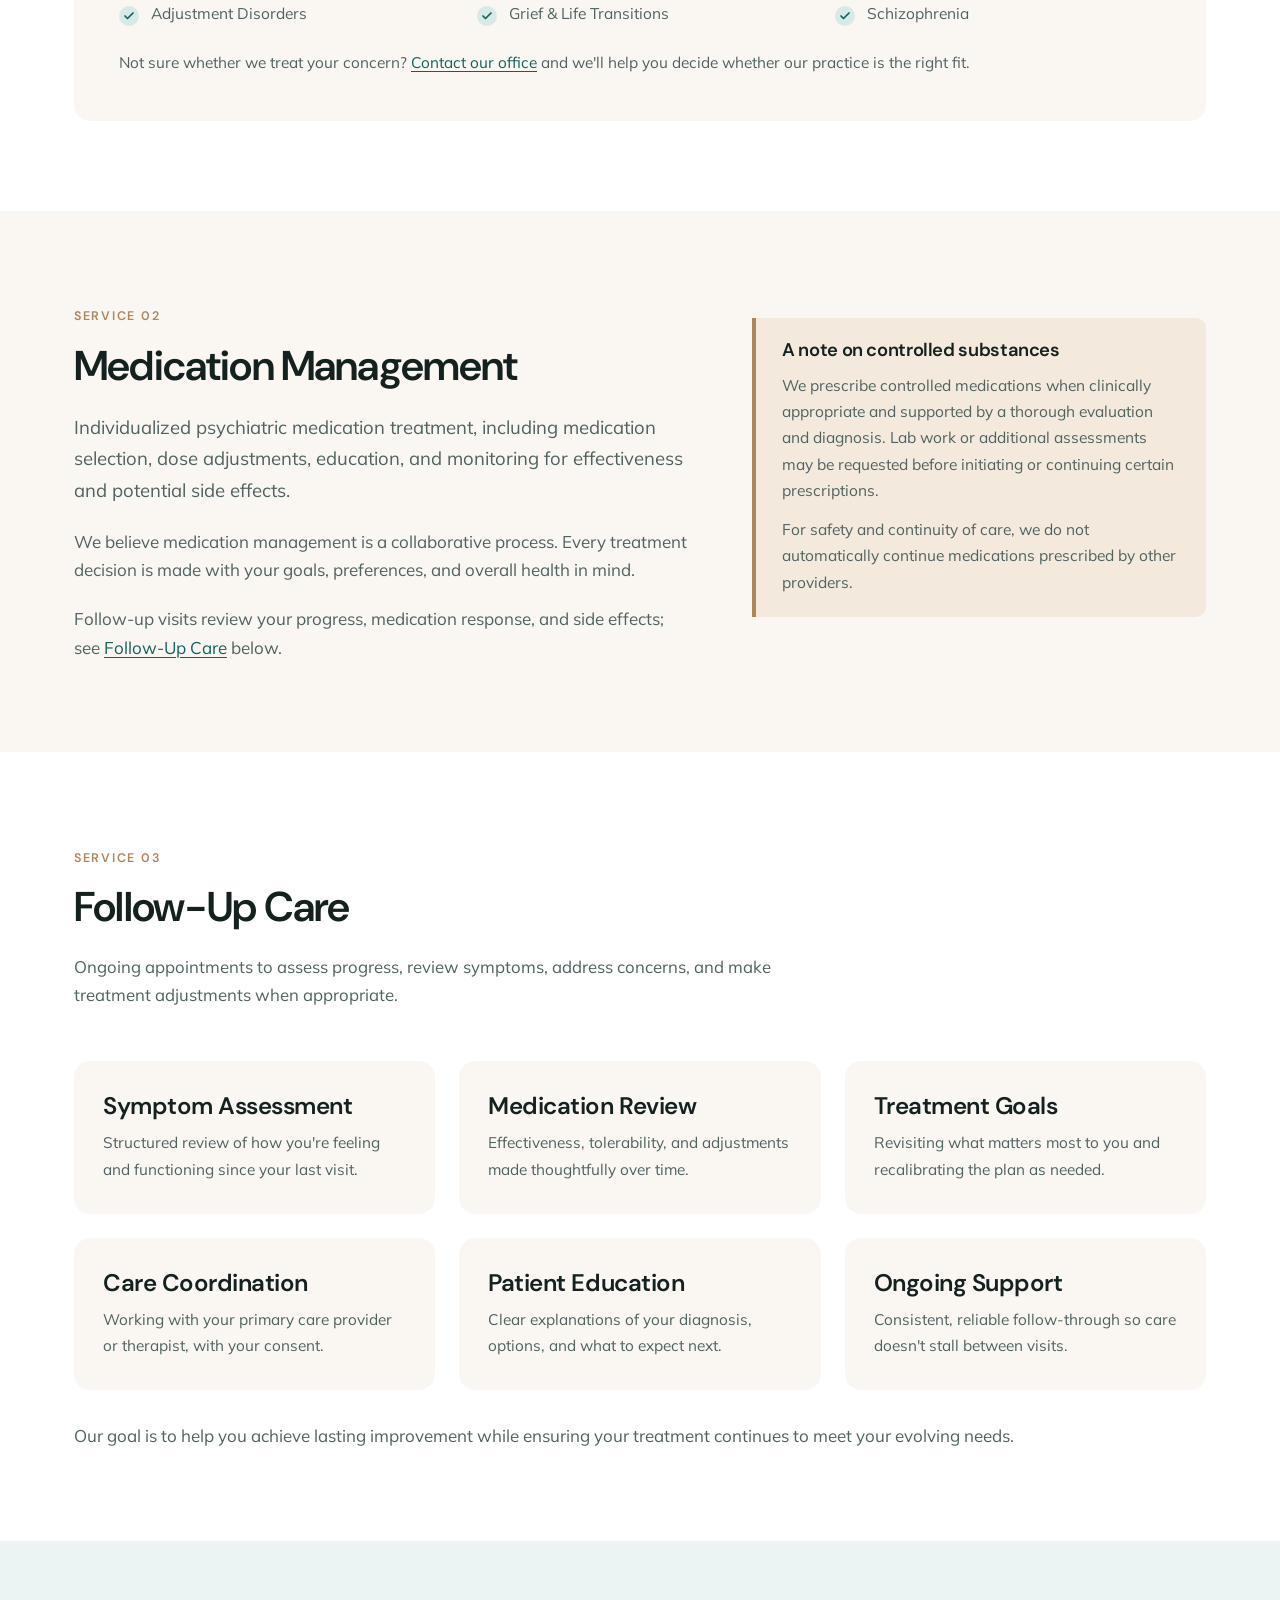
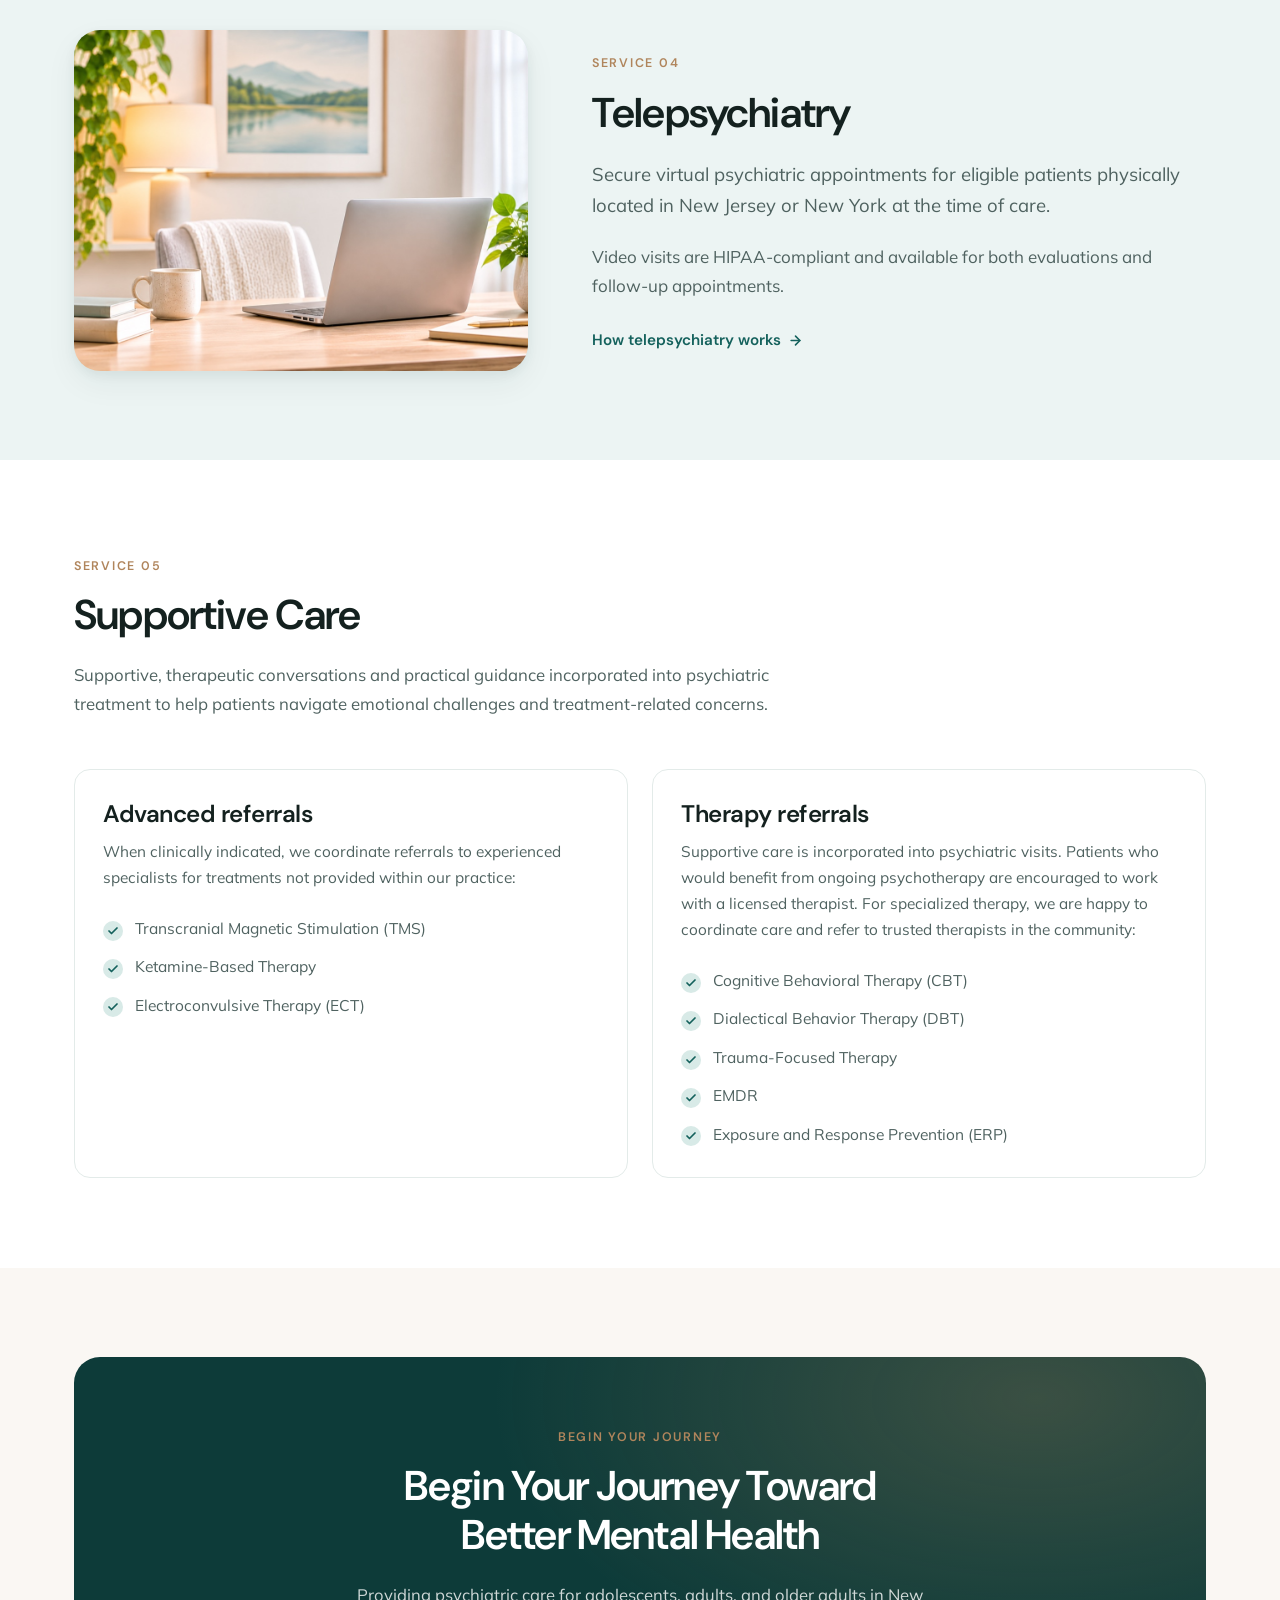
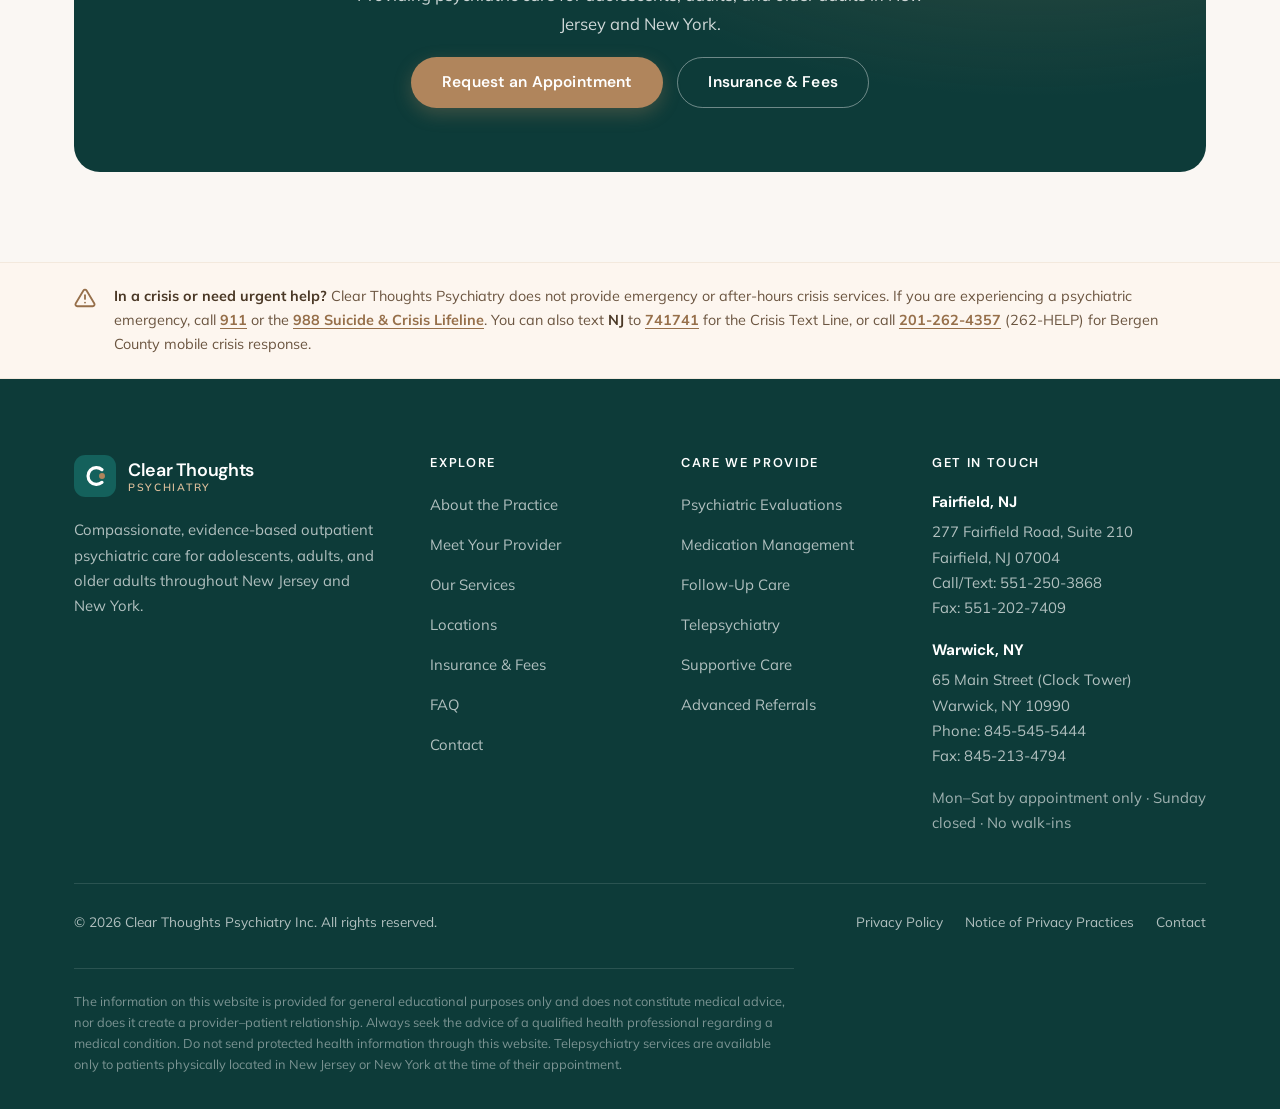
<file: services.html>
<!DOCTYPE html>
<html lang="en">
<head>
<meta charset="utf-8">
<meta name="viewport" content="width=device-width, initial-scale=1">
<title>Our Services | Clear Thoughts Psychiatry Inc.</title>
<meta name="description" content="Comprehensive psychiatric evaluations, medication management, follow-up care, secure telepsychiatry, supportive care, and referrals for TMS, ketamine-based therapy, and ECT across New Jersey and New York.">
<meta name="theme-color" content="#12504c">
<link rel="canonical" href="https://www.clearthoughtspsychiatry.com/services.html">
<meta property="og:type" content="website">
<meta property="og:site_name" content="Clear Thoughts Psychiatry Inc.">
<meta property="og:title" content="Our Services | Clear Thoughts Psychiatry Inc.">
<meta property="og:description" content="Personalized, evidence-based psychiatric care for adolescents, adults, and older adults.">
<link rel="icon" href="images/favicon.svg" type="image/svg+xml">
<link rel="preconnect" href="https://fonts.googleapis.com">
<link rel="preconnect" href="https://fonts.gstatic.com" crossorigin>
<link href="https://fonts.googleapis.com/css2?family=DM+Sans:wght@400;500;600;700&family=Mulish:wght@400;500;600;700&display=swap" rel="stylesheet">
<link rel="stylesheet" href="css/styles.css">
</head>
<body>
<a class="skip-link" href="#main">Skip to main content</a>

<header class="site-header">
  <div class="container header-inner">
    <a class="logo" href="index.html" aria-label="Clear Thoughts Psychiatry — home">
      <svg class="logo__mark" viewBox="0 0 48 48" aria-hidden="true">
        <rect width="48" height="48" rx="13" fill="#12504c"/>
        <path d="M32 16.8a9.6 9.6 0 1 0 0 14.4" fill="none" stroke="#fff" stroke-width="3.6" stroke-linecap="round"/>
        <circle cx="32" cy="24" r="3.4" fill="#b0855c"/>
      </svg>
      <span class="logo__text">
        <span class="logo__name">Clear Thoughts</span>
        <span class="logo__tag">Psychiatry</span>
        <span class="logo__slogan">Clarity. Balance. A Path Forward.</span>
      </span>
    </a>
    <nav class="nav" id="primary-nav" aria-label="Primary">
      <a href="index.html">Home</a>
      <a href="about.html">About</a>
      <a href="provider.html">Provider</a>
      <a href="services.html" aria-current="page">Services</a>
      <a href="locations.html">Locations</a>
      <a href="insurance.html">Insurance</a>
      <a href="faq.html">FAQ</a>
      <a class="btn btn--primary btn--sm nav-mobile-cta" href="contact.html">Request Appointment</a>
    </nav>
    <div class="header-cta">
      <a class="header-phone" href="tel:+15512503868">
        <svg width="16" height="16" viewBox="0 0 24 24" fill="none" stroke="currentColor" stroke-width="2" stroke-linecap="round" stroke-linejoin="round" aria-hidden="true"><path d="M22 16.92v3a2 2 0 0 1-2.18 2 19.79 19.79 0 0 1-8.63-3.07 19.5 19.5 0 0 1-6-6 19.79 19.79 0 0 1-3.07-8.67A2 2 0 0 1 4.11 2h3a2 2 0 0 1 2 1.72c.13.96.36 1.9.7 2.81a2 2 0 0 1-.45 2.11L8.09 9.91a16 16 0 0 0 6 6l1.27-1.27a2 2 0 0 1 2.11-.45c.9.34 1.85.57 2.81.7A2 2 0 0 1 22 16.92z"/></svg>
        551-250-3868
      </a>
      <a class="btn btn--primary btn--sm" href="contact.html">Request Appointment</a>
      <button class="nav-toggle" type="button" aria-label="Open menu" aria-expanded="false" aria-controls="primary-nav"><span></span></button>
    </div>
  </div>
</header>

<main id="main">

<section class="page-hero">
  <div class="container">
    <p class="crumbs"><a href="index.html">Home</a><span>/</span>Services</p>
    <span class="eyebrow">Our Services</span>
    <h1>Psychiatric Care Built Around You</h1>
    <p>
      From your initial psychiatric evaluation to ongoing medication management, Clear
      Thoughts Psychiatry offers comprehensive outpatient care to help you better
      understand your symptoms, explore treatment options, and make informed decisions
      about your mental health.
    </p>
  </div>
</section>

<!-- SERVICE NAV -->
<section class="section--tight section--mint">
  <div class="container">
    <div class="pill-grid" style="justify-content:center">
      <a class="pill" href="#evaluations">Psychiatric Evaluations</a>
      <a class="pill" href="#medication">Medication Management</a>
      <a class="pill" href="#follow-up">Follow-Up Care</a>
      <a class="pill" href="#telepsychiatry">Telepsychiatry</a>
      <a class="pill" href="#supportive">Supportive Care</a>
      <a class="pill" href="#referrals">Advanced Referrals</a>
    </div>
  </div>
</section>

<!-- EVALUATIONS -->
<section class="section anchor-offset" id="evaluations">
  <div class="container">
    <div class="prose" data-reveal>
      <span class="eyebrow">Service 01</span>
      <h2>Psychiatric Evaluations</h2>
      <p class="lede">
        Comprehensive assessments that explore your symptoms, psychiatric and medical
        history, current medications, and treatment goals to guide appropriate
        recommendations.
      </p>
      <p>
        During your initial appointment, we also take time to understand your family
        history and lifestyle, so we can reach an accurate diagnosis and build a
        treatment plan around your individual needs. Our goal is to help you better
        understand your mental health and identify the treatment options that best
        support your recovery and overall well-being.
      </p>
    </div>

    <div class="card card--flat conditions-card anchor-offset" id="conditions" data-reveal>
      <h3 class="conditions-card__title">Conditions We Commonly Treat</h3>
      <ul class="check-list check-list--3">
        <li>Anxiety Disorders</li>
        <li>Depression</li>
        <li>Attention-Deficit/Hyperactivity Disorder (ADHD)</li>
        <li>Bipolar Disorder</li>
        <li>Obsessive-Compulsive Disorder (OCD)</li>
        <li>Post-Traumatic Stress Disorder (PTSD)</li>
        <li>Trauma-Related Disorders</li>
        <li>Panic Disorder</li>
        <li>Insomnia &amp; Sleep Disorders</li>
        <li>Premenstrual Dysphoric Disorder (PMDD)</li>
        <li>Perinatal &amp; Postpartum Mood Disorders</li>
        <li>Mood Disorders</li>
        <li>Adjustment Disorders</li>
        <li>Grief &amp; Life Transitions</li>
        <li>Schizophrenia</li>
      </ul>
      <p class="conditions-card__note">
        Not sure whether we treat your concern? <a href="contact.html">Contact our office</a>
        and we'll help you decide whether our practice is the right fit.
      </p>
    </div>
  </div>
</section>

<!-- MEDICATION -->
<section class="section section--cream anchor-offset" id="medication">
  <div class="container split split--wide-left">
    <div data-reveal>
      <span class="eyebrow">Service 02</span>
      <h2>Medication Management</h2>
      <p class="lede">
        Individualized psychiatric medication treatment, including medication selection,
        dose adjustments, education, and monitoring for effectiveness and potential side
        effects.
      </p>
      <p>
        We believe medication management is a collaborative process. Every treatment
        decision is made with your goals, preferences, and overall health in mind.
      </p>
      <p>
        Follow-up visits review your progress, medication response, and side effects;
        see <a href="#follow-up">Follow-Up Care</a> below.
      </p>
    </div>
    <div class="callout callout--bronze mt-0" data-reveal data-reveal-delay="120">
      <h3 class="callout__title">A note on controlled substances</h3>
      <p>
        We prescribe controlled medications when clinically appropriate and supported
        by a thorough evaluation and diagnosis. Lab work or additional assessments may
        be requested before initiating or continuing certain prescriptions.
      </p>
      <p>
        For safety and continuity of care, we do not automatically continue
        medications prescribed by other providers.
      </p>
    </div>
  </div>
</section>

<!-- FOLLOW-UP -->
<section class="section anchor-offset" id="follow-up">
  <div class="container">
    <div class="sec-head" data-reveal>
      <span class="eyebrow">Service 03</span>
      <h2>Follow-Up Care</h2>
      <p class="lede">
        Ongoing appointments to assess progress, review symptoms, address concerns, and
        make treatment adjustments when appropriate.
      </p>
    </div>

    <div class="grid grid-3">
      <div class="card card--flat" data-reveal>
        <h3>Symptom Assessment</h3>
        <p>Structured review of how you're feeling and functioning since your last visit.</p>
      </div>
      <div class="card card--flat" data-reveal data-reveal-delay="70">
        <h3>Medication Review</h3>
        <p>Effectiveness, tolerability, and adjustments made thoughtfully over time.</p>
      </div>
      <div class="card card--flat" data-reveal data-reveal-delay="140">
        <h3>Treatment Goals</h3>
        <p>Revisiting what matters most to you and recalibrating the plan as needed.</p>
      </div>
      <div class="card card--flat" data-reveal>
        <h3>Care Coordination</h3>
        <p>Working with your primary care provider or therapist, with your consent.</p>
      </div>
      <div class="card card--flat" data-reveal data-reveal-delay="70">
        <h3>Patient Education</h3>
        <p>Clear explanations of your diagnosis, options, and what to expect next.</p>
      </div>
      <div class="card card--flat" data-reveal data-reveal-delay="140">
        <h3>Ongoing Support</h3>
        <p>Consistent, reliable follow-through so care doesn't stall between visits.</p>
      </div>
    </div>

    <p class="mt-4" data-reveal>
      Our goal is to help you achieve lasting improvement while ensuring your treatment
      continues to meet your evolving needs.
    </p>
  </div>
</section>

<!-- TELEPSYCHIATRY -->
<section class="section section--mint anchor-offset" id="telepsychiatry">
  <div class="container split split--wide-right">
    <div class="split__media" data-reveal>
      <div class="split__frame split__frame--landscape">
        <img src="images/telehealth.jpg" alt="A calm home workspace with a laptop set up for a video appointment" width="1600" height="815" loading="lazy" style="object-position:68% 60%">
      </div>
    </div>
    <div data-reveal data-reveal-delay="120">
      <span class="eyebrow">Service 04</span>
      <h2>Telepsychiatry</h2>
      <p class="lede">
        Secure virtual psychiatric appointments for eligible patients physically located
        in New Jersey or New York at the time of care.
      </p>
      <p>
        Video visits are HIPAA-compliant and available for both evaluations and
        follow-up appointments.
      </p>
      <p class="mt-3">
        <a class="link-arrow" href="locations.html#telepsychiatry">
          How telepsychiatry works
          <svg width="15" height="15" viewBox="0 0 24 24" fill="none" stroke="currentColor" stroke-width="2.5" stroke-linecap="round" stroke-linejoin="round" aria-hidden="true"><line x1="5" y1="12" x2="19" y2="12"/><polyline points="12 5 19 12 12 19"/></svg>
        </a>
      </p>
    </div>
  </div>
</section>

<!-- SUPPORTIVE CARE -->
<section class="section anchor-offset" id="supportive">
  <div class="container">
    <div class="sec-head" data-reveal>
      <span class="eyebrow">Service 05</span>
      <h2>Supportive Care</h2>
      <p class="lede">
        Supportive, therapeutic conversations and practical guidance incorporated into
        psychiatric treatment to help patients navigate emotional challenges and
        treatment-related concerns.
      </p>
    </div>

    <div class="grid grid-2">
      <div class="card anchor-offset" id="referrals" data-reveal>
        <h3>Advanced referrals</h3>
        <p>
          When clinically indicated, we coordinate referrals to experienced specialists
          for treatments not provided within our practice:
        </p>
        <ul class="check-list mt-3">
          <li>Transcranial Magnetic Stimulation (TMS)</li>
          <li>Ketamine-Based Therapy</li>
          <li>Electroconvulsive Therapy (ECT)</li>
        </ul>
      </div>

      <div class="card" data-reveal data-reveal-delay="120">
        <h3>Therapy referrals</h3>
        <p>
          Supportive care is incorporated into psychiatric visits. Patients who would
          benefit from ongoing psychotherapy are encouraged to work with a licensed
          therapist. For specialized therapy, we are happy to coordinate care and refer
          to trusted therapists in the community:
        </p>
        <ul class="check-list mt-3">
          <li>Cognitive Behavioral Therapy (CBT)</li>
          <li>Dialectical Behavior Therapy (DBT)</li>
          <li>Trauma-Focused Therapy</li>
          <li>EMDR</li>
          <li>Exposure and Response Prevention (ERP)</li>
        </ul>
      </div>
    </div>
  </div>
</section>

<!-- CTA -->
<section class="section section--cream">
  <div class="container">
    <div class="cta-band" data-reveal>
      <span class="eyebrow">Begin Your Journey</span>
      <h2>Begin Your Journey Toward Better Mental Health</h2>
      <p>
        Providing psychiatric care for adolescents, adults, and older adults in New Jersey
        and New York.
      </p>
      <div class="btn-row btn-row--center">
        <a class="btn btn--primary" href="contact.html">Request an Appointment</a>
        <a class="btn btn--outline-light" href="insurance.html">Insurance &amp; Fees</a>
      </div>
    </div>
  </div>
</section>

</main>

<section class="crisis">
  <div class="container crisis__inner">
    <svg width="22" height="22" viewBox="0 0 24 24" fill="none" stroke="currentColor" stroke-width="2" stroke-linecap="round" stroke-linejoin="round" aria-hidden="true"><path d="M10.29 3.86 1.82 18a2 2 0 0 0 1.71 3h16.94a2 2 0 0 0 1.71-3L13.71 3.86a2 2 0 0 0-3.42 0z"/><line x1="12" y1="9" x2="12" y2="13"/><line x1="12" y1="17" x2="12.01" y2="17"/></svg>
    <p>
      <strong>In a crisis or need urgent help?</strong>
      Clear Thoughts Psychiatry does not provide emergency or after-hours crisis services.
      If you are experiencing a psychiatric emergency, call <a href="tel:911">911</a> or the
      <a href="tel:988">988 Suicide &amp; Crisis Lifeline</a>. You can also text
      <strong>NJ</strong> to <a href="sms:741741">741741</a> for the Crisis Text Line, or call
      <a href="tel:+12012624357">201-262-4357</a> (262-HELP) for Bergen County mobile crisis response.
    </p>
  </div>
</section>

<footer class="site-footer">
  <div class="container">
    <div class="footer-grid">
      <div>
        <a class="logo" href="index.html" aria-label="Clear Thoughts Psychiatry — home">
          <svg class="logo__mark" viewBox="0 0 48 48" aria-hidden="true">
            <rect width="48" height="48" rx="13" fill="#14615c"/>
            <path d="M32 16.8a9.6 9.6 0 1 0 0 14.4" fill="none" stroke="#fff" stroke-width="3.6" stroke-linecap="round"/>
            <circle cx="32" cy="24" r="3.4" fill="#b0855c"/>
          </svg>
          <span class="logo__text">
            <span class="logo__name">Clear Thoughts</span>
            <span class="logo__tag">Psychiatry</span>
          </span>
        </a>
        <p class="footer-about">
          Compassionate, evidence-based outpatient psychiatric care for adolescents,
          adults, and older adults throughout New Jersey and New York.
        </p>
      </div>
      <div class="footer-col">
        <h4>Explore</h4>
        <ul>
          <li><a href="about.html">About the Practice</a></li>
          <li><a href="provider.html">Meet Your Provider</a></li>
          <li><a href="services.html">Our Services</a></li>
          <li><a href="locations.html">Locations</a></li>
          <li><a href="insurance.html">Insurance &amp; Fees</a></li>
          <li><a href="faq.html">FAQ</a></li>
          <li><a href="contact.html">Contact</a></li>
        </ul>
      </div>
      <div class="footer-col">
        <h4>Care We Provide</h4>
        <ul>
          <li><a href="services.html#evaluations">Psychiatric Evaluations</a></li>
          <li><a href="services.html#medication">Medication Management</a></li>
          <li><a href="services.html#follow-up">Follow-Up Care</a></li>
          <li><a href="services.html#telepsychiatry">Telepsychiatry</a></li>
          <li><a href="services.html#supportive">Supportive Care</a></li>
          <li><a href="services.html#referrals">Advanced Referrals</a></li>
        </ul>
      </div>
      <div class="footer-col">
        <h4>Get in Touch</h4>
        <address class="footer-addr">
          <strong>Fairfield, NJ</strong>
          277 Fairfield Road, Suite 210<br>
          Fairfield, NJ 07004<br>
          Call/Text: <a href="tel:+15512503868">551-250-3868</a><br>
          Fax: 551-202-7409
        </address>
        <address class="footer-addr">
          <strong>Warwick, NY</strong>
          65 Main Street (Clock Tower)<br>
          Warwick, NY 10990<br>
          Phone: <a href="tel:+18455455444">845-545-5444</a><br>
          Fax: 845-213-4794
        </address>
        <p class="small" style="color:rgba(255,255,255,.6)">
          Mon–Sat by appointment only · Sunday closed · No walk-ins
        </p>
      </div>
    </div>
    <div class="footer-bottom">
      <span>&copy; <span data-year>2026</span> Clear Thoughts Psychiatry Inc. All rights reserved.</span>
      <span class="footer-legal">
        <a href="privacy.html">Privacy Policy</a>
        <a href="privacy.html#hipaa">Notice of Privacy Practices</a>
        <a href="contact.html">Contact</a>
      </span>
    </div>
    <p class="footer-disclaimer">
      The information on this website is provided for general educational purposes only and
      does not constitute medical advice, nor does it create a provider–patient relationship.
      Always seek the advice of a qualified health professional regarding a medical condition.
      Do not send protected health information through this website. Telepsychiatry services
      are available only to patients physically located in New Jersey or New York at the time
      of their appointment.
    </p>
  </div>
</footer>

<script src="js/main.js" defer></script>
</body>
</html>
</file>
<file: css/styles.css>
/* ==========================================================================
   Clear Thoughts Psychiatry Inc. — Design System
   ========================================================================== */

/* --------------------------------------------------------------------------
   1. Tokens
   -------------------------------------------------------------------------- */
:root {
  /* Brand */
  --teal-900: #0d3b39;
  --teal-800: #12504c;
  --teal-700: #14615c;
  --teal-500: #2a9d8f;
  --teal-100: #d8eae7;
  --mint:     #ecf4f3;

  --bronze:      #b0855c;
  --bronze-dark: #966f4a;
  --bronze-100:  #f3e9dd;

  /* Neutrals */
  --ink:    #14211f;
  --body:   #4f6260;
  --muted:  #74857f;
  --line:   #e3ebe9;
  --cream:  #faf7f3;
  --paper:  #ffffff;

  /* Semantic */
  --accent:      var(--bronze);
  --accent-dark: var(--bronze-dark);
  --primary:     var(--teal-800);

  /* Type */
  --font-head: 'DM Sans', -apple-system, BlinkMacSystemFont, 'Segoe UI', sans-serif;
  --font-body: 'Mulish', -apple-system, BlinkMacSystemFont, 'Segoe UI', sans-serif;

  /* Radii */
  --r-sm:   10px;
  --r:      16px;
  --r-lg:   26px;
  --r-pill: 999px;

  /* Shadow */
  --sh-sm: 0 1px 2px rgba(13, 59, 57, .05), 0 2px 8px rgba(13, 59, 57, .04);
  --sh:    0 4px 12px rgba(13, 59, 57, .06), 0 12px 32px rgba(13, 59, 57, .06);
  --sh-lg: 0 8px 24px rgba(13, 59, 57, .08), 0 24px 60px rgba(13, 59, 57, .10);

  /* Layout */
  --container: 1180px;
  --gutter: 24px;
  --header-h: 84px;
}

/* --------------------------------------------------------------------------
   2. Reset & base
   -------------------------------------------------------------------------- */
*, *::before, *::after { box-sizing: border-box; }

html {
  -webkit-text-size-adjust: 100%;
  scroll-behavior: smooth;
  scroll-padding-top: calc(var(--header-h) + 16px);
}

@media (prefers-reduced-motion: reduce) {
  html { scroll-behavior: auto; }
  *, *::before, *::after {
    animation-duration: .01ms !important;
    animation-iteration-count: 1 !important;
    transition-duration: .01ms !important;
  }
}

body {
  margin: 0;
  font-family: var(--font-body);
  font-size: 17px;
  line-height: 1.7;
  color: var(--body);
  background: var(--paper);
  -webkit-font-smoothing: antialiased;
  -moz-osx-font-smoothing: grayscale;
}

img, svg, video { max-width: 100%; height: auto; display: block; }

h1, h2, h3, h4, h5 {
  font-family: var(--font-head);
  color: var(--ink);
  line-height: 1.18;
  letter-spacing: -0.02em;
  margin: 0 0 .5em;
  font-weight: 600;
}

h1 { font-size: clamp(2.15rem, 1.4rem + 3.1vw, 3.5rem); }
h2 { font-size: clamp(1.75rem, 1.25rem + 2vw, 2.6rem); }
h3 { font-size: clamp(1.2rem, 1.05rem + .6vw, 1.5rem); }
h4 { font-size: 1.1rem; }

p { margin: 0 0 1.15em; }
p:last-child { margin-bottom: 0; }

a { color: var(--teal-700); text-decoration-thickness: 1px; text-underline-offset: 3px; }
a:hover { color: var(--accent-dark); }

ul, ol { margin: 0 0 1.15em; padding-left: 1.25em; }
li { margin-bottom: .45em; }

strong { color: var(--ink); font-weight: 700; }

hr { border: 0; border-top: 1px solid var(--line); margin: 40px 0; }

:focus-visible {
  outline: 3px solid var(--teal-500);
  outline-offset: 3px;
  border-radius: 4px;
}

::selection { background: var(--bronze-100); color: var(--ink); }

/* --------------------------------------------------------------------------
   3. Layout primitives
   -------------------------------------------------------------------------- */
.container {
  width: 100%;
  max-width: var(--container);
  margin-inline: auto;
  padding-inline: var(--gutter);
}
.container--narrow { max-width: 820px; }

.section { padding: clamp(56px, 7vw, 104px) 0; }
.section--tight { padding: clamp(40px, 5vw, 68px) 0; }
.section--cream { background: var(--cream); }
.section--mint  { background: var(--mint); }
.section--ink   { background: var(--teal-900); }
.section--ink, .section--ink p, .section--ink li { color: rgba(255,255,255,.82); }
.section--ink h1, .section--ink h2, .section--ink h3 { color: #fff; }

.skip-link {
  position: absolute; left: -9999px; top: 0; z-index: 999;
  background: var(--teal-900); color: #fff;
  padding: 12px 20px; border-radius: 0 0 var(--r-sm) 0;
  font-family: var(--font-head); font-weight: 600;
}
.skip-link:focus { left: 0; color: #fff; }

/* Section heading block */
.sec-head { max-width: 720px; margin-bottom: clamp(32px, 4vw, 52px); }
.sec-head--center { margin-inline: auto; text-align: center; }
.sec-head p { font-size: 1.05rem; }

.eyebrow {
  display: inline-block;
  font-family: var(--font-head);
  font-size: .78rem;
  font-weight: 600;
  letter-spacing: .14em;
  text-transform: uppercase;
  color: var(--accent);
  margin-bottom: 14px;
}
.section--ink .eyebrow { color: #d9b892; }

/* Generic grids */
.grid { display: grid; gap: 24px; }
.grid-2 { grid-template-columns: repeat(2, 1fr); }
.grid-3 { grid-template-columns: repeat(3, 1fr); }
.grid-4 { grid-template-columns: repeat(4, 1fr); }

@media (max-width: 960px) {
  .grid-3, .grid-4 { grid-template-columns: repeat(2, 1fr); }
}
@media (max-width: 620px) {
  .grid-2, .grid-3 { grid-template-columns: 1fr; }
  .grid-4 { gap: 16px; }
}
@media (max-width: 440px) {
  .grid-4 { grid-template-columns: 1fr; }
}

/* --------------------------------------------------------------------------
   4. Buttons
   -------------------------------------------------------------------------- */
.btn {
  display: inline-flex;
  align-items: center;
  justify-content: center;
  gap: 10px;
  font-family: var(--font-head);
  font-size: .97rem;
  font-weight: 600;
  letter-spacing: .01em;
  line-height: 1;
  padding: 17px 30px;
  border-radius: var(--r-pill);
  border: 1.5px solid transparent;
  cursor: pointer;
  text-decoration: none;
  transition: background-color .2s ease, color .2s ease, border-color .2s ease,
              transform .2s ease, box-shadow .2s ease;
  white-space: nowrap;
}
.btn:hover { transform: translateY(-2px); }
.btn:active { transform: translateY(0); }

.btn--primary {
  background: var(--accent);
  color: #fff;
  box-shadow: 0 6px 18px rgba(176, 133, 92, .3);
}
.btn--primary:hover { background: var(--accent-dark); color: #fff; box-shadow: 0 10px 26px rgba(176, 133, 92, .36); }

.btn--dark { background: var(--teal-800); color: #fff; }
.btn--dark:hover { background: var(--teal-900); color: #fff; }

.btn--ghost {
  background: transparent;
  color: var(--teal-800);
  border-color: rgba(20, 97, 92, .3);
}
.btn--ghost:hover { background: var(--teal-800); border-color: var(--teal-800); color: #fff; }

.btn--light { background: #fff; color: var(--teal-900); }
.btn--light:hover { background: var(--bronze-100); color: var(--teal-900); }

.btn--outline-light {
  background: transparent; color: #fff; border-color: rgba(255,255,255,.4);
}
.btn--outline-light:hover { background: rgba(255,255,255,.12); color: #fff; border-color: rgba(255,255,255,.7); }

.btn--sm { padding: 13px 22px; font-size: .9rem; }
.btn--block { width: 100%; }

.btn-row {
  display: flex; flex-wrap: wrap; gap: 14px; align-items: center;
}
.btn-row--center { justify-content: center; }

/* Text link with arrow */
.link-arrow {
  display: inline-flex; align-items: center; gap: 7px;
  font-family: var(--font-head); font-weight: 600; font-size: .95rem;
  color: var(--teal-700); text-decoration: none;
}
.link-arrow svg { transition: transform .2s ease; }
.link-arrow:hover svg { transform: translateX(4px); }

/* --------------------------------------------------------------------------
   5. Header / navigation
   -------------------------------------------------------------------------- */
.site-header {
  position: sticky; top: 0; z-index: 100;
  background: rgba(255,255,255,.92);
  backdrop-filter: saturate(1.6) blur(12px);
  -webkit-backdrop-filter: saturate(1.6) blur(12px);
  border-bottom: 1px solid var(--line);
  transition: box-shadow .25s ease;
}
.site-header.is-stuck { box-shadow: var(--sh-sm); }

.header-inner {
  height: var(--header-h);
  display: flex; align-items: center; justify-content: space-between; gap: 24px;
}

/* Logo */
.logo { display: flex; align-items: center; gap: 12px; text-decoration: none; flex-shrink: 0; }
.logo__mark { width: 42px; height: 42px; flex-shrink: 0; }
.logo__text { display: flex; flex-direction: column; line-height: 1.15; }
.logo__name {
  font-family: var(--font-head); font-weight: 600; font-size: 1.12rem;
  color: var(--teal-900); letter-spacing: -.02em;
}
.logo__tag {
  font-size: .66rem; font-weight: 600; letter-spacing: .16em;
  text-transform: uppercase; color: var(--accent);
}
.logo__slogan {
  margin-top: 3px;
  font-size: .72rem; font-style: italic; color: var(--muted);
  white-space: nowrap;
}

/* Desktop nav */
.nav { display: flex; align-items: center; gap: 2px; }
.nav a {
  font-family: var(--font-head); font-size: .9rem; font-weight: 500;
  color: var(--ink); text-decoration: none;
  padding: 10px 12px; border-radius: var(--r-pill);
  white-space: nowrap;
  transition: background-color .18s ease, color .18s ease;
}
.nav a:hover { background: var(--mint); color: var(--teal-800); }
.nav a[aria-current="page"] { color: var(--teal-700); background: var(--mint); }

.header-cta { display: flex; align-items: center; gap: 14px; flex-shrink: 0; }
.header-phone {
  display: inline-flex; align-items: center; gap: 8px;
  font-family: var(--font-head); font-weight: 600; font-size: .92rem;
  color: var(--teal-800); text-decoration: none; white-space: nowrap;
}
.header-phone:hover { color: var(--accent-dark); }

/* Hamburger */
.nav-toggle {
  display: none;
  width: 46px; height: 46px;
  align-items: center; justify-content: center;
  background: var(--mint); border: 0; border-radius: 12px; cursor: pointer;
  color: var(--teal-900);
}
.nav-toggle span {
  display: block; width: 20px; height: 2px; background: currentColor;
  border-radius: 2px; position: relative;
  transition: transform .25s ease, background-color .2s ease;
}
.nav-toggle span::before, .nav-toggle span::after {
  content: ""; position: absolute; left: 0; width: 20px; height: 2px;
  background: currentColor; border-radius: 2px; transition: transform .25s ease;
}
.nav-toggle span::before { top: -6px; }
.nav-toggle span::after  { top: 6px; }
.nav-toggle[aria-expanded="true"] span { background: transparent; }
.nav-toggle[aria-expanded="true"] span::before { transform: translateY(6px) rotate(45deg); }
.nav-toggle[aria-expanded="true"] span::after  { transform: translateY(-6px) rotate(-45deg); }

@media (max-width: 1220px) {
  .header-phone { display: none; }
}

@media (max-width: 980px) {
  .nav-toggle { display: flex; }
  .header-cta .btn { display: none; }
  .nav {
    position: fixed; inset: var(--header-h) 0 auto 0;
    flex-direction: column; align-items: stretch; gap: 2px;
    background: #fff;
    padding: 18px var(--gutter) 28px;
    border-bottom: 1px solid var(--line);
    box-shadow: var(--sh);
    max-height: calc(100vh - var(--header-h));
    overflow-y: auto;
    transform: translateY(-8px);
    opacity: 0; visibility: hidden; pointer-events: none;
    transition: opacity .2s ease, transform .2s ease, visibility .2s;
  }
  .nav.is-open { opacity: 1; visibility: visible; transform: translateY(0); pointer-events: auto; }
  .nav a { padding: 14px 16px; font-size: 1.02rem; border-radius: var(--r-sm); }
  .nav .btn { margin-top: 14px; }
  .nav .nav-mobile-cta { display: inline-flex; }
}

.nav-mobile-cta { display: none; }

/* --------------------------------------------------------------------------
   6. Hero
   -------------------------------------------------------------------------- */
.hero {
  position: relative;
  background:
    radial-gradient(120% 90% at 88% 8%, rgba(176,133,92,.13) 0%, transparent 55%),
    radial-gradient(90% 80% at 4% 92%, rgba(42,157,143,.12) 0%, transparent 55%),
    var(--cream);
  padding: clamp(52px, 6vw, 92px) 0 clamp(56px, 6vw, 96px);
  overflow: hidden;
}
.hero--photo {
  background:
    linear-gradient(90deg, rgba(250,247,243,.97) 0%, rgba(250,247,243,.9) 42%, rgba(250,247,243,.45) 100%),
    url("../images/home-forest.jpg") center / cover no-repeat,
    var(--cream);
}
@media (max-width: 900px) {
  .hero--photo {
    background:
      linear-gradient(rgba(250,247,243,.82), rgba(250,247,243,.95)),
      url("../images/home-forest.jpg") center / cover no-repeat,
      var(--cream);
  }
}
.hero__grid {
  display: grid; grid-template-columns: 1.06fr .94fr;
  gap: clamp(32px, 5vw, 72px); align-items: center;
}
.hero h1 { margin-bottom: 22px; }
.hero__sub {
  font-family: var(--font-head); font-weight: 600; color: var(--primary);
  font-size: clamp(1.1rem, 1rem + .4vw, 1.3rem); margin-bottom: 14px;
}
.hero__lede { font-size: clamp(1.03rem, .98rem + .3vw, 1.19rem); max-width: 56ch; }
.hero .btn-row { margin-top: 34px; }

.hero__badges {
  display: flex; flex-wrap: wrap; gap: 10px; margin-top: 34px;
  padding-top: 28px; border-top: 1px solid rgba(20,33,31,.1);
}
.hero__badge {
  display: inline-flex; align-items: center; gap: 8px;
  background: rgba(255,255,255,.75);
  border: 1px solid rgba(20,33,31,.07);
  border-radius: var(--r-pill);
  padding: 8px 16px 8px 12px;
  font-family: var(--font-head); font-size: .82rem; font-weight: 500; color: var(--teal-900);
}
.hero__badge svg { color: var(--teal-500); flex-shrink: 0; }

/* Hero media */
.hero__media { position: relative; }
.hero__photo {
  position: relative; border-radius: var(--r-lg); overflow: hidden;
  box-shadow: var(--sh-lg); aspect-ratio: 4 / 5; background: var(--teal-100);
}
.hero__photo img { width: 100%; height: 100%; object-fit: cover; }

@media (max-width: 900px) {
  .hero__grid { grid-template-columns: 1fr; }
  .hero__media { max-width: 460px; margin-inline: auto; order: -1; }
  .hero__photo { aspect-ratio: 1 / 1; }
}

/* Compact page hero for interior pages */
.page-hero {
  background:
    radial-gradient(100% 120% at 92% 0%, rgba(176,133,92,.14) 0%, transparent 58%),
    var(--teal-900);
  color: rgba(255,255,255,.82);
  padding: clamp(52px, 6vw, 86px) 0;
  text-align: center;
}
.page-hero h1 { color: #fff; max-width: 18ch; margin-inline: auto; }
.page-hero p {
  max-width: 62ch; margin-inline: auto; font-size: 1.06rem; color: rgba(255,255,255,.78);
}
.page-hero .eyebrow { color: #ddbf9c; }

/* Breadcrumb */
.crumbs {
  font-size: .84rem; color: rgba(255,255,255,.6);
  margin-bottom: 18px; font-family: var(--font-head);
}
.crumbs a { color: rgba(255,255,255,.8); text-decoration: none; }
.crumbs a:hover { color: #fff; text-decoration: underline; }
.crumbs span { margin: 0 8px; opacity: .5; }

/* --------------------------------------------------------------------------
   7. Cards
   -------------------------------------------------------------------------- */
.card {
  background: #fff;
  border: 1px solid var(--line);
  border-radius: var(--r);
  padding: 30px 28px;
  transition: transform .22s ease, box-shadow .22s ease, border-color .22s ease;
}
.card:hover { transform: translateY(-3px); box-shadow: var(--sh); border-color: var(--teal-100); }
.card h3 { margin-bottom: 10px; }
.card p { font-size: .96rem; }
.card > :last-child { margin-bottom: 0; }

.card__icon {
  width: 52px; height: 52px; border-radius: 14px;
  background: var(--mint); color: var(--teal-700);
  display: flex; align-items: center; justify-content: center;
  margin-bottom: 20px;
}
.card__icon--bronze { background: var(--bronze-100); color: var(--bronze-dark); }

.card--flat { background: var(--cream); border-color: transparent; }
.card--flat:hover { border-color: var(--line); }

/* Numbered process steps */
.step {
  position: relative;
  background: #fff; border: 1px solid var(--line); border-radius: var(--r);
  padding: 32px 26px 28px;
}
.step__num {
  position: absolute; top: -18px; left: 26px;
  width: 46px; height: 46px; border-radius: 50%;
  background: var(--teal-800); color: #fff;
  display: flex; align-items: center; justify-content: center;
  font-family: var(--font-head); font-weight: 600; font-size: 1.05rem;
  box-shadow: 0 5px 14px rgba(18,80,76,.3);
}
.step h3 { margin-top: 16px; margin-bottom: 8px; font-size: 1.18rem; }
.step p { font-size: .95rem; margin-bottom: 0; }
.steps-grid { margin-top: 26px; row-gap: 44px; }
.step--compact { text-align: center; padding: 40px 20px 28px; }
.step--compact .step__num { left: 50%; transform: translateX(-50%); }
.step--compact h3 { margin: 10px 0 0; }

/* Feature list with checkmarks */
.check-list { list-style: none; padding: 0; margin: 0; display: grid; gap: 12px; }
.check-list li {
  position: relative; padding-left: 32px; margin: 0;
  font-size: .97rem; color: var(--body);
}
.check-list li::before {
  content: ""; position: absolute; left: 0; top: .38em;
  width: 20px; height: 20px; border-radius: 50%;
  background: var(--teal-100) url("data:image/svg+xml,%3Csvg xmlns='http://www.w3.org/2000/svg' width='12' height='12' viewBox='0 0 24 24' fill='none' stroke='%2314615c' stroke-width='3.5' stroke-linecap='round' stroke-linejoin='round'%3E%3Cpolyline points='20 6 9 17 4 12'/%3E%3C/svg%3E") center / 12px no-repeat;
}
.check-list--2 { grid-template-columns: repeat(2, 1fr); gap: 12px 32px; }
.check-list--3 { grid-template-columns: repeat(3, 1fr); gap: 12px 32px; }
.check-list--center { max-width: 800px; margin-inline: auto; }
@media (max-width: 860px) { .check-list--3 { grid-template-columns: repeat(2, 1fr); } }
@media (max-width: 600px) { .check-list--2, .check-list--3 { grid-template-columns: 1fr; } }

.section--ink .check-list li { color: rgba(255,255,255,.82); }
.section--ink .check-list li::before {
  background: rgba(255,255,255,.14) url("data:image/svg+xml,%3Csvg xmlns='http://www.w3.org/2000/svg' width='12' height='12' viewBox='0 0 24 24' fill='none' stroke='%23d9b892' stroke-width='3.5' stroke-linecap='round' stroke-linejoin='round'%3E%3Cpolyline points='20 6 9 17 4 12'/%3E%3C/svg%3E") center / 12px no-repeat;
}

/* Condition pills */
.pill-grid { display: flex; flex-wrap: wrap; gap: 10px; }
.pill {
  display: inline-flex; align-items: center; gap: 8px;
  background: #fff; border: 1px solid var(--line);
  border-radius: var(--r-pill);
  padding: 11px 20px;
  font-family: var(--font-head); font-size: .92rem; font-weight: 500; color: var(--teal-900);
  transition: border-color .2s ease, background-color .2s ease, transform .2s ease;
}
.pill:hover { border-color: var(--teal-500); background: var(--mint); transform: translateY(-2px); }
.pill::before {
  content: ""; width: 7px; height: 7px; border-radius: 50%;
  background: var(--accent); flex-shrink: 0;
}
.section--cream .pill, .section--mint .pill { background: #fff; }

/* Split media/content rows */
.split {
  display: grid; grid-template-columns: 1fr 1fr;
  gap: clamp(32px, 5vw, 68px); align-items: center;
}
.split--wide-left { grid-template-columns: 1.15fr .85fr; }
.split--wide-right { grid-template-columns: .85fr 1.15fr; }
@media (max-width: 900px) {
  .split, .split--wide-left, .split--wide-right { grid-template-columns: 1fr; }
  .split__media { order: -1; max-width: 520px; margin-inline: auto; }
}
.split__media img, .split__frame {
  border-radius: var(--r-lg); box-shadow: var(--sh);
  width: 100%;
}
.split__frame { aspect-ratio: 4/5; overflow: hidden; background: var(--teal-100); }
.split__frame img { border-radius: 0; box-shadow: none; height: 100%; object-fit: cover; }
.split__frame--landscape { aspect-ratio: 4/3; }

/* Stat row */
.stats { display: grid; grid-template-columns: repeat(4, 1fr); gap: 20px; }
.stat { text-align: center; padding: 8px; }
.stat__num {
  font-family: var(--font-head); font-weight: 600;
  font-size: clamp(1.9rem, 1.4rem + 1.6vw, 2.6rem);
  color: var(--accent); line-height: 1.1; display: block; margin-bottom: 6px;
}
.stat__label { font-size: .9rem; color: var(--body); line-height: 1.45; }
.section--ink .stat__label { color: rgba(255,255,255,.72); }
.section--ink .stat__num { color: #ddbf9c; }
@media (max-width: 760px) { .stats { grid-template-columns: repeat(2, 1fr); gap: 28px 16px; } }

/* --------------------------------------------------------------------------
   8. Prose blocks (long-form content pages)
   -------------------------------------------------------------------------- */
.prose { max-width: 780px; }
.prose h2 { margin-top: 2em; }
.prose h2:first-child, .prose .eyebrow + h2 { margin-top: 0; }
.prose h3 { margin-top: 1.7em; }
.prose ul li { margin-bottom: .5em; }
.prose > :last-child { margin-bottom: 0; }

.callout {
  background: var(--mint);
  border-left: 4px solid var(--teal-500);
  border-radius: 0 var(--r-sm) var(--r-sm) 0;
  padding: 22px 26px;
  margin: 28px 0;
}
.callout p { font-size: .97rem; margin-bottom: .8em; }
.callout > :last-child { margin-bottom: 0; }
.callout--bronze { background: var(--bronze-100); border-left-color: var(--bronze); }
.callout__title { font-size: 1.15rem; margin-bottom: 10px; }

/* Conditions list card (Services) */
.conditions-card { padding: clamp(24px, 3.5vw, 44px); margin-top: clamp(32px, 4vw, 48px); }
.conditions-card .conditions-card__title { font-size: clamp(1.5rem, 1.2rem + 1vw, 2rem); margin-bottom: 24px; }
.conditions-card__note { margin: 24px 0 0; font-size: .95rem; }

/* --------------------------------------------------------------------------
   9. Accordion (FAQ)
   -------------------------------------------------------------------------- */
.accordion { border-top: 1px solid var(--line); }
.acc-item { border-bottom: 1px solid var(--line); }
.acc-btn {
  width: 100%; display: flex; align-items: flex-start; justify-content: space-between;
  gap: 24px; text-align: left;
  background: none; border: 0; cursor: pointer;
  padding: 26px 4px;
  font-family: var(--font-head); font-size: clamp(1.02rem, .98rem + .25vw, 1.15rem);
  font-weight: 600; color: var(--ink); line-height: 1.4;
  transition: color .2s ease;
}
.acc-btn:hover { color: var(--teal-700); }
.acc-icon {
  flex-shrink: 0; width: 30px; height: 30px; border-radius: 50%;
  background: var(--mint); color: var(--teal-700);
  display: flex; align-items: center; justify-content: center;
  transition: transform .28s ease, background-color .2s ease;
  margin-top: 2px;
}
.acc-btn[aria-expanded="true"] .acc-icon {
  transform: rotate(45deg); background: var(--teal-800); color: #fff;
}
.acc-panel {
  display: grid; grid-template-rows: 0fr;
  transition: grid-template-rows .3s ease;
}
.acc-panel[data-open="true"] { grid-template-rows: 1fr; }
/* visibility keeps collapsed content out of the tab order and the a11y tree */
.acc-panel > div { overflow: hidden; visibility: hidden; transition: visibility .3s; }
.acc-panel[data-open="true"] > div { visibility: visible; }
.acc-panel .acc-inner { padding: 0 60px 28px 4px; font-size: .98rem; }
.acc-panel .acc-inner > :last-child { margin-bottom: 0; }
@media (max-width: 620px) { .acc-panel .acc-inner { padding-right: 8px; } }

/* --------------------------------------------------------------------------
   10. Location cards
   -------------------------------------------------------------------------- */
.loc-card {
  background: #fff; border: 1px solid var(--line); border-radius: var(--r-lg);
  overflow: hidden; display: flex; flex-direction: column;
  box-shadow: var(--sh-sm);
}
.loc-card__map { aspect-ratio: 16/10; background: var(--mint); position: relative; }
.loc-card__map iframe { width: 100%; height: 100%; border: 0; display: block; }
.loc-card__body { padding: 32px 30px; flex: 1; display: flex; flex-direction: column; }
.loc-card__body > :last-child { margin-top: auto; }
.loc-card h3 { margin-bottom: 4px; }
.loc-card__state {
  font-family: var(--font-head); font-size: clamp(1.2rem, 1.05rem + .6vw, 1.5rem);
  font-weight: 700; line-height: 1.2;
  letter-spacing: .06em; text-transform: uppercase; color: var(--accent);
  margin-bottom: 8px; display: block;
}
/* Office name under the state label takes the label's old, smaller size */
.loc-card__state + h3 { font-size: .95rem; letter-spacing: .01em; }

.detail-list { list-style: none; padding: 0; margin: 0 0 24px; display: grid; gap: 14px; }
.detail-list li { display: flex; gap: 14px; align-items: flex-start; margin: 0; font-size: .96rem; }
.detail-list svg { flex-shrink: 0; color: var(--teal-500); margin-top: 3px; }
.detail-list a { color: var(--body); text-decoration: none; }
.detail-list a:hover { color: var(--teal-700); text-decoration: underline; }
.detail-list strong { display: block; color: var(--ink); font-size: .95rem; }

/* Service-area column lists */
.area-cols { columns: 3; column-gap: 36px; list-style: none; padding: 0; margin: 0; }
.area-cols li {
  break-inside: avoid; font-size: .94rem; padding-left: 18px; position: relative;
  margin-bottom: .55em;
}
.area-cols li::before {
  content: ""; position: absolute; left: 0; top: .62em;
  width: 6px; height: 6px; border-radius: 50%; background: var(--bronze);
}
@media (max-width: 780px) { .area-cols { columns: 2; } }
@media (max-width: 480px) { .area-cols { columns: 1; } }

/* --------------------------------------------------------------------------
   11. Insurance logos / plan grid
   -------------------------------------------------------------------------- */
.plan-grid { display: flex; flex-wrap: wrap; justify-content: center; gap: 16px; }
.plan-grid > .plan { flex: 0 1 calc((100% - 64px) / 5); }
@media (max-width: 980px) { .plan-grid > .plan { flex-basis: calc((100% - 32px) / 3); } }
@media (max-width: 600px) { .plan-grid > .plan { flex-basis: calc((100% - 16px) / 2); } }
.plan {
  background: #fff; border: 1px solid var(--line); border-radius: var(--r-sm);
  padding: 22px 18px; text-align: center;
  font-family: var(--font-head); font-weight: 600; font-size: .95rem; color: var(--teal-900);
  display: flex; align-items: center; justify-content: center; min-height: 84px;
  transition: border-color .2s ease, box-shadow .2s ease, transform .2s ease;
  text-decoration: none;
}
.plan:hover {
  border-color: var(--teal-500); box-shadow: var(--sh-sm);
  transform: translateY(-2px); color: var(--teal-800);
}

/* Fee table */
.fee-table { width: 100%; border-collapse: collapse; margin: 0 0 8px; }
.fee-table th, .fee-table td {
  text-align: left; padding: 18px 16px; border-bottom: 1px solid var(--line);
  font-size: .97rem;
}
.fee-table th {
  font-family: var(--font-head); font-weight: 600; color: var(--ink);
  font-size: .8rem; letter-spacing: .1em; text-transform: uppercase;
  border-bottom-width: 2px; border-bottom-color: var(--teal-100);
}
.fee-table td:last-child, .fee-table th:last-child { text-align: right; }
.fee-table .fee-amt {
  font-family: var(--font-head); font-weight: 600; font-size: 1.15rem; color: var(--teal-800);
  white-space: nowrap;
}
.fee-table tbody tr:last-child td { border-bottom: 0; }
.table-wrap { overflow-x: auto; -webkit-overflow-scrolling: touch; }

/* --------------------------------------------------------------------------
   12. Forms
   -------------------------------------------------------------------------- */
.form-card {
  background: #fff; border: 1px solid var(--line); border-radius: var(--r-lg);
  padding: clamp(28px, 4vw, 44px); box-shadow: var(--sh);
}
.form-grid { display: grid; grid-template-columns: 1fr 1fr; gap: 20px; }
.form-grid .field--full { grid-column: 1 / -1; }
@media (max-width: 620px) { .form-grid { grid-template-columns: 1fr; } }

.field label {
  display: block; font-family: var(--font-head); font-size: .88rem; font-weight: 600;
  color: var(--ink); margin-bottom: 7px;
}
.field .req { color: var(--bronze-dark); }
.field input, .field select, .field textarea {
  width: 100%; font-family: var(--font-body); font-size: 1rem; color: var(--ink);
  background: var(--cream); border: 1.5px solid var(--line); border-radius: var(--r-sm);
  padding: 14px 16px; transition: border-color .2s ease, background-color .2s ease;
}
.field textarea { resize: vertical; min-height: 130px; }
.field input::placeholder, .field textarea::placeholder { color: #9baba6; opacity: .75; }
.field input:focus, .field select:focus, .field textarea:focus {
  outline: none; border-color: var(--teal-500); background: #fff;
  box-shadow: 0 0 0 4px rgba(42,157,143,.12);
}
.field select {
  appearance: none;
  background-image: url("data:image/svg+xml,%3Csvg xmlns='http://www.w3.org/2000/svg' width='16' height='16' viewBox='0 0 24 24' fill='none' stroke='%234f6260' stroke-width='2.5' stroke-linecap='round'%3E%3Cpolyline points='6 9 12 15 18 9'/%3E%3C/svg%3E");
  background-repeat: no-repeat; background-position: right 16px center;
  padding-right: 44px;
}
.field .hint { font-size: .82rem; color: var(--muted); margin-top: 6px; line-height: 1.5; }

.field-check { display: flex; gap: 12px; align-items: flex-start; }
.field-check input { width: 20px; height: 20px; flex-shrink: 0; margin-top: 2px; accent-color: var(--teal-700); }
.field-check label { font-family: var(--font-body); font-weight: 400; font-size: .9rem; color: var(--body); margin: 0; line-height: 1.6; }

.form-note {
  font-size: .84rem; color: var(--muted); line-height: 1.6;
  background: var(--mint); border-radius: var(--r-sm); padding: 16px 18px; margin-bottom: 26px;
}
.form-status {
  border-radius: var(--r-sm); padding: 16px 20px; margin-top: 20px;
  font-size: .95rem; display: none;
}
.form-status.is-visible { display: block; }
.form-status--ok { background: var(--teal-100); color: var(--teal-900); }
.form-status--err { background: #fdece9; color: #9d3423; }

.field-error { display: none; font-size: .82rem; color: #b8402b; margin-top: 6px; }
.field.has-error input, .field.has-error select, .field.has-error textarea { border-color: #d9755f; }
.field.has-error .field-error { display: block; }

/* Honeypot */
.hp { position: absolute; left: -9999px; opacity: 0; height: 0; overflow: hidden; }

/* --------------------------------------------------------------------------
   13. CTA band
   -------------------------------------------------------------------------- */
.cta-band {
  background:
    radial-gradient(80% 120% at 85% 10%, rgba(176,133,92,.28) 0%, transparent 60%),
    var(--teal-900);
  color: #fff; border-radius: var(--r-lg);
  padding: clamp(40px, 5vw, 68px) clamp(28px, 4vw, 60px);
  text-align: center;
}
.cta-band h2 { color: #fff; max-width: 20ch; margin-inline: auto; }
.cta-band p {
  color: rgba(255,255,255,.8); max-width: 58ch; margin-inline: auto 1.6em;
  margin-left: auto; margin-right: auto; font-size: 1.04rem;
}

/* --------------------------------------------------------------------------
   14. Crisis strip
   -------------------------------------------------------------------------- */
.crisis {
  background: #fdf6ef;
  border-top: 1px solid var(--bronze-100);
  border-bottom: 1px solid var(--bronze-100);
  padding: 22px 0;
}
.crisis__inner { display: flex; gap: 18px; align-items: flex-start; }
.crisis svg { flex-shrink: 0; color: var(--bronze-dark); margin-top: 2px; }
.crisis p { font-size: .9rem; color: #6b5540; margin: 0; line-height: 1.65; }
.crisis strong { color: #4a3826; }
.crisis a { color: var(--bronze-dark); font-weight: 700; }

/* --------------------------------------------------------------------------
   15. Footer
   -------------------------------------------------------------------------- */
.site-footer { background: var(--teal-900); color: rgba(255,255,255,.68); padding: clamp(52px, 6vw, 76px) 0 0; }
.footer-grid {
  display: grid; grid-template-columns: 1.5fr 1fr 1fr 1.3fr; gap: 40px;
  padding-bottom: 48px;
}
@media (max-width: 900px) { .footer-grid { grid-template-columns: 1fr 1fr; gap: 36px; } }
@media (max-width: 560px) { .footer-grid { grid-template-columns: 1fr; } }

.site-footer .logo__name { color: #fff; }
.site-footer .logo__tag { color: #ddbf9c; }
.footer-about { font-size: .93rem; line-height: 1.7; margin: 20px 0 0; max-width: 34ch; }

.footer-col h4 {
  color: #fff; font-size: .8rem; letter-spacing: .13em; text-transform: uppercase;
  margin-bottom: 20px; font-weight: 600;
}
.footer-col ul { list-style: none; padding: 0; margin: 0; }
.footer-col li { margin-bottom: 11px; }
.footer-col a { color: rgba(255,255,255,.68); text-decoration: none; font-size: .93rem; }
.footer-col a:hover { color: #fff; text-decoration: underline; }
.footer-col p { font-size: .93rem; line-height: 1.65; }

.footer-addr { font-style: normal; font-size: .93rem; line-height: 1.7; margin-bottom: 18px; }
.footer-addr strong { color: #fff; display: block; font-family: var(--font-head); font-size: .95rem; margin-bottom: 3px; }
.footer-addr a { color: rgba(255,255,255,.68); text-decoration: none; }
.footer-addr a:hover { color: #fff; }

.footer-bottom {
  border-top: 1px solid rgba(255,255,255,.12);
  padding: 26px 0 34px;
  display: flex; flex-wrap: wrap; gap: 12px 28px;
  align-items: center; justify-content: space-between;
  font-size: .85rem;
}
.footer-bottom a { color: rgba(255,255,255,.68); text-decoration: none; }
.footer-bottom a:hover { color: #fff; text-decoration: underline; }
.footer-legal { display: flex; flex-wrap: wrap; gap: 6px 22px; }

.footer-disclaimer {
  font-size: .8rem; line-height: 1.65; color: rgba(255,255,255,.45);
  border-top: 1px solid rgba(255,255,255,.12);
  padding: 22px 0 34px; max-width: 90ch;
}

/* --------------------------------------------------------------------------
   16. Reveal-on-scroll
   -------------------------------------------------------------------------- */
[data-reveal] {
  opacity: 0; transform: translateY(18px);
  transition: opacity .6s cubic-bezier(.2,.7,.3,1), transform .6s cubic-bezier(.2,.7,.3,1);
}
[data-reveal].is-visible { opacity: 1; transform: none; }
@media (prefers-reduced-motion: reduce) {
  [data-reveal] { opacity: 1; transform: none; }
}

/* --------------------------------------------------------------------------
   17. Utilities
   -------------------------------------------------------------------------- */
.text-center { text-align: center; }
.mt-0 { margin-top: 0; }
.mb-0 { margin-bottom: 0; }
.mt-2 { margin-top: 16px; }
.mt-3 { margin-top: 24px; }
.mt-4 { margin-top: 32px; }
.mt-5 { margin-top: 44px; }
.lede { font-size: clamp(1.02rem, .98rem + .3vw, 1.16rem); color: var(--body); }
.small { font-size: .87rem; color: var(--muted); }
.visually-hidden {
  position: absolute; width: 1px; height: 1px; padding: 0; margin: -1px;
  overflow: hidden; clip: rect(0 0 0 0); white-space: nowrap; border: 0;
}
.anchor-offset { scroll-margin-top: calc(var(--header-h) + 24px); }

@media print {
  .site-header, .site-footer, .crisis, .cta-band, .nav-toggle { display: none !important; }
  body { font-size: 12pt; color: #000; }
}
</file>
